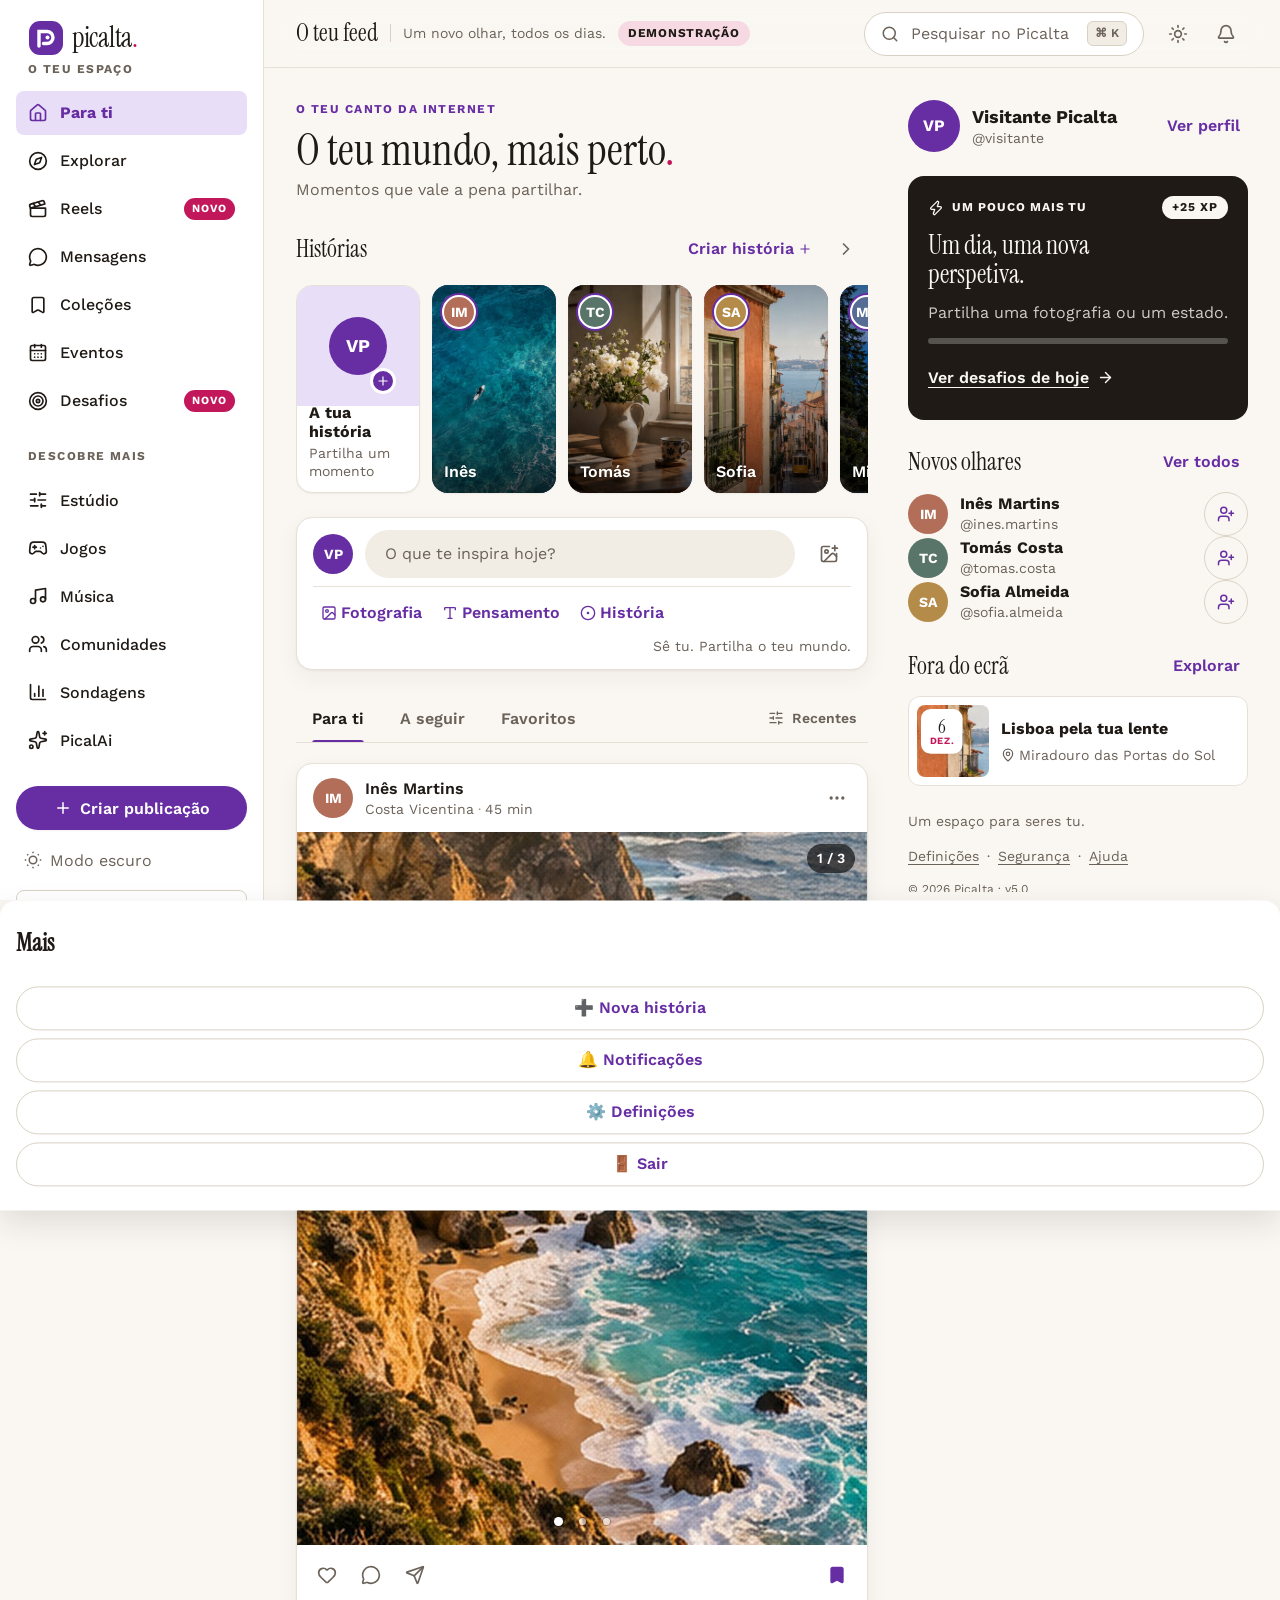
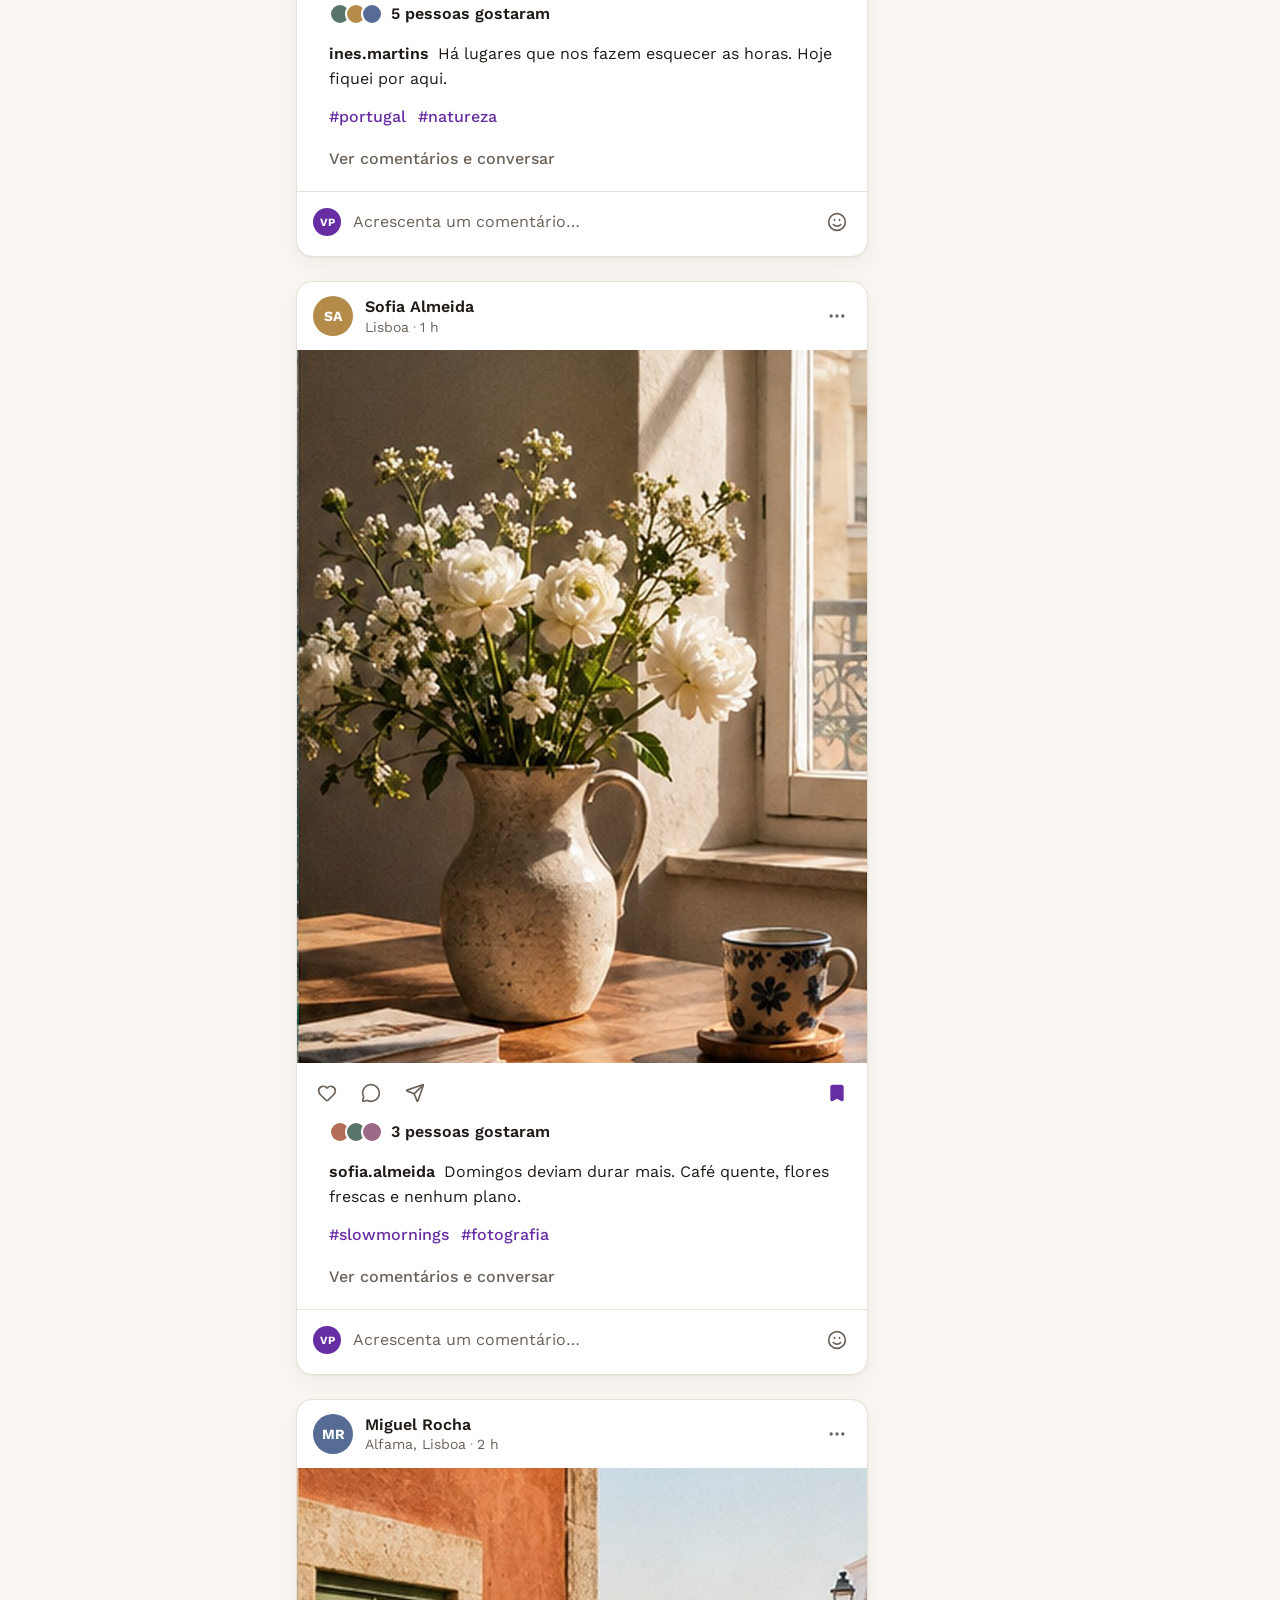
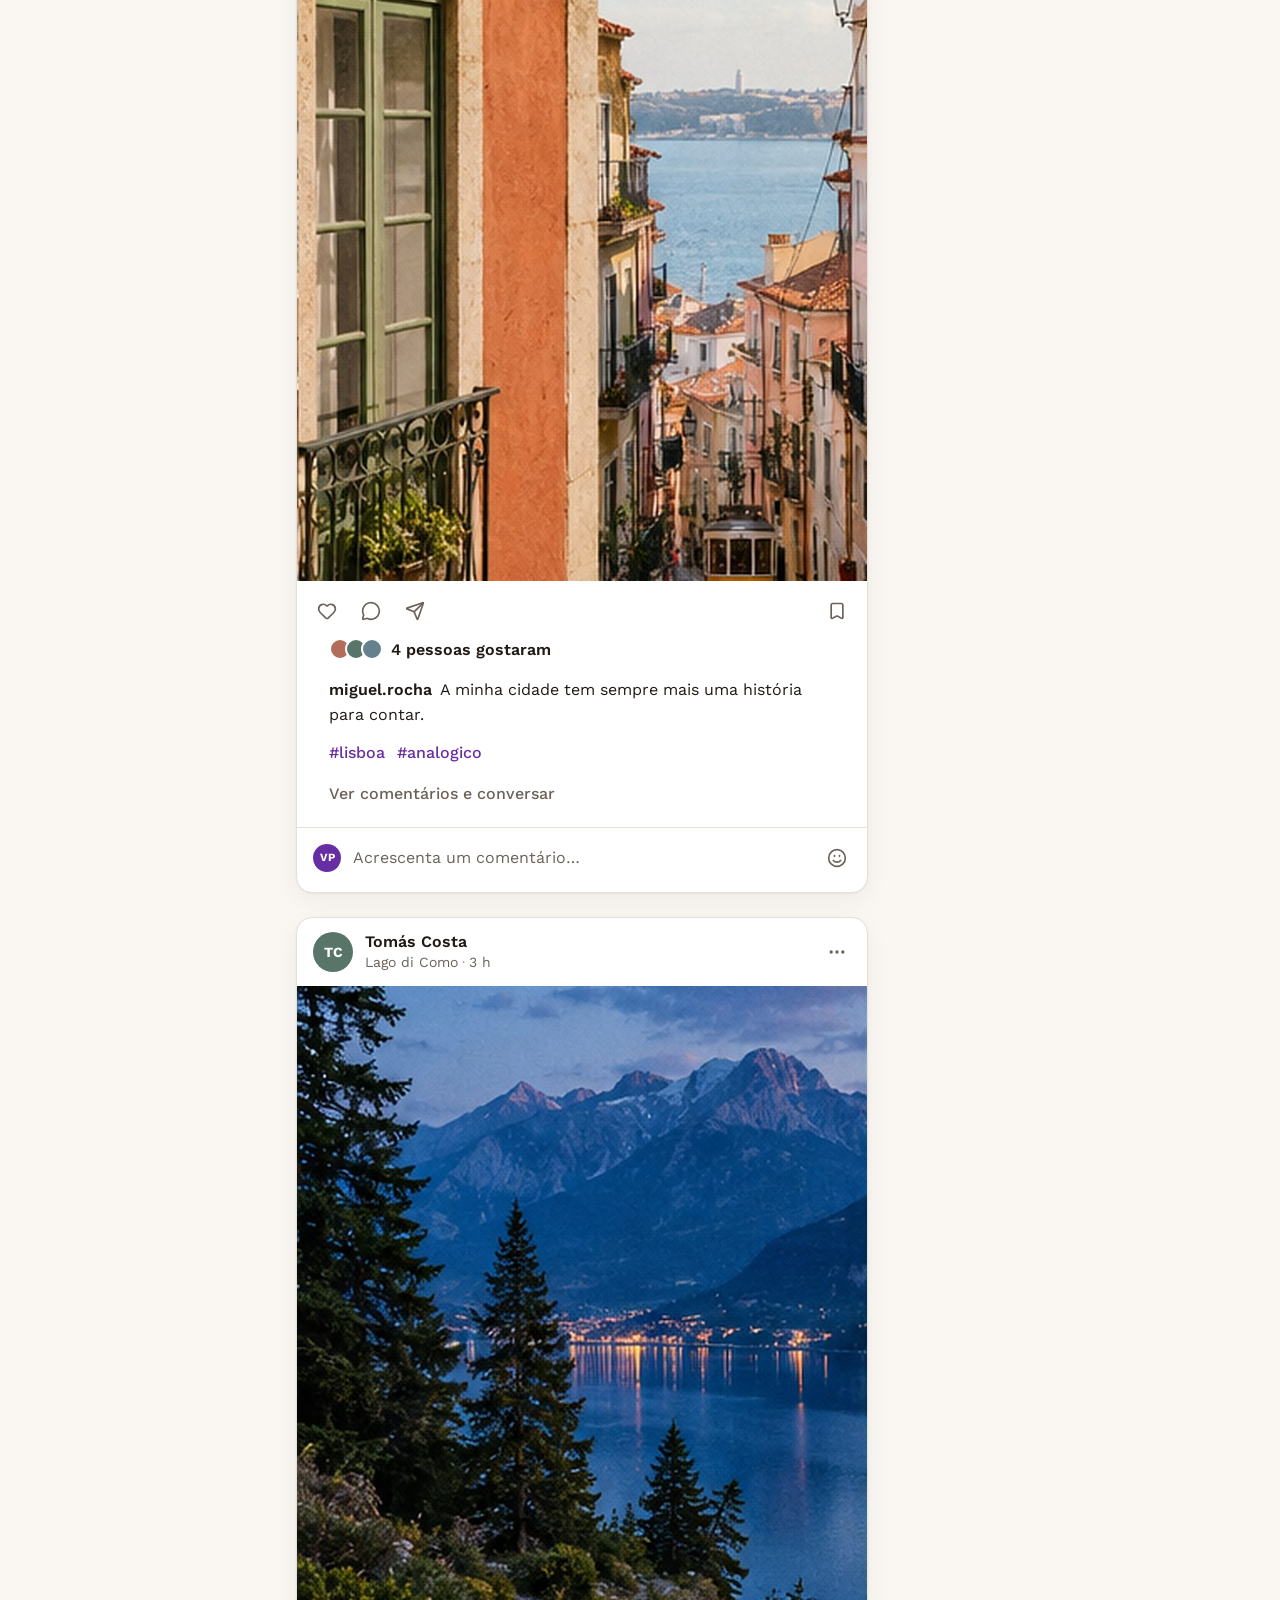
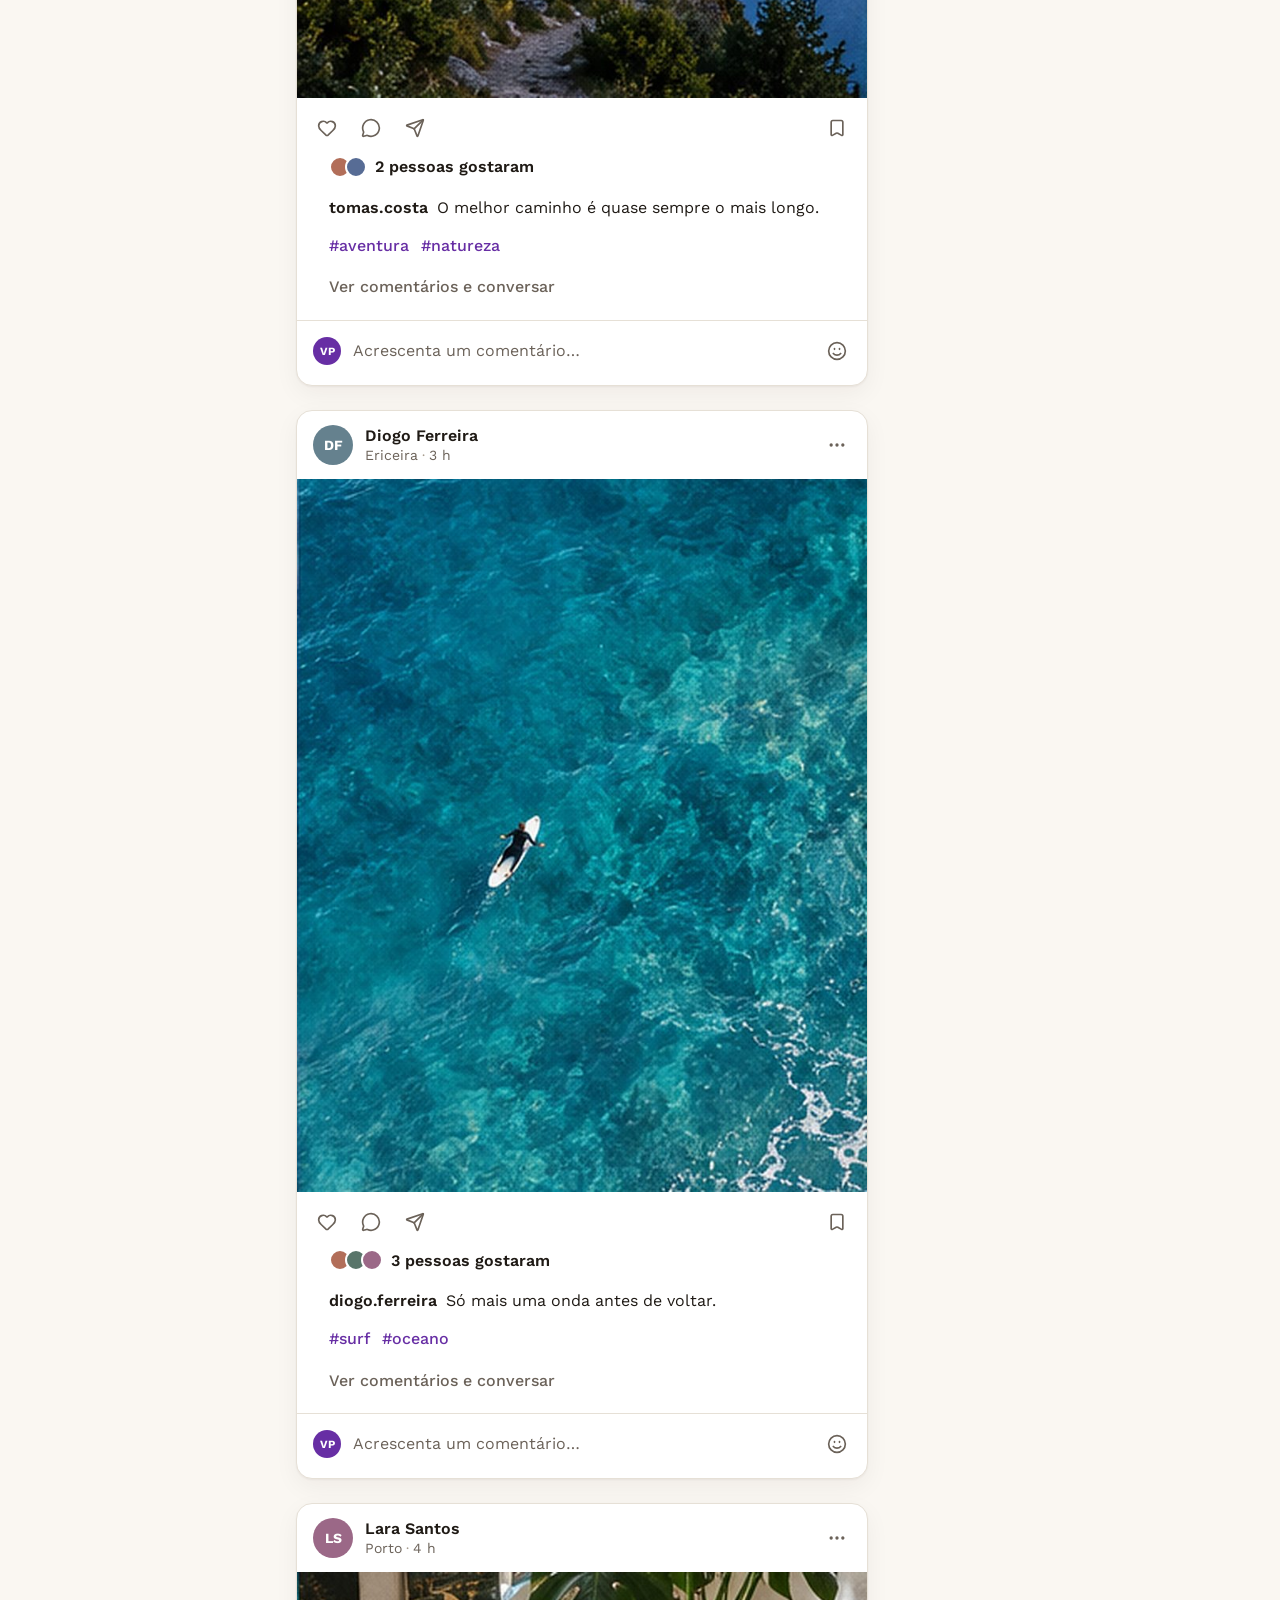
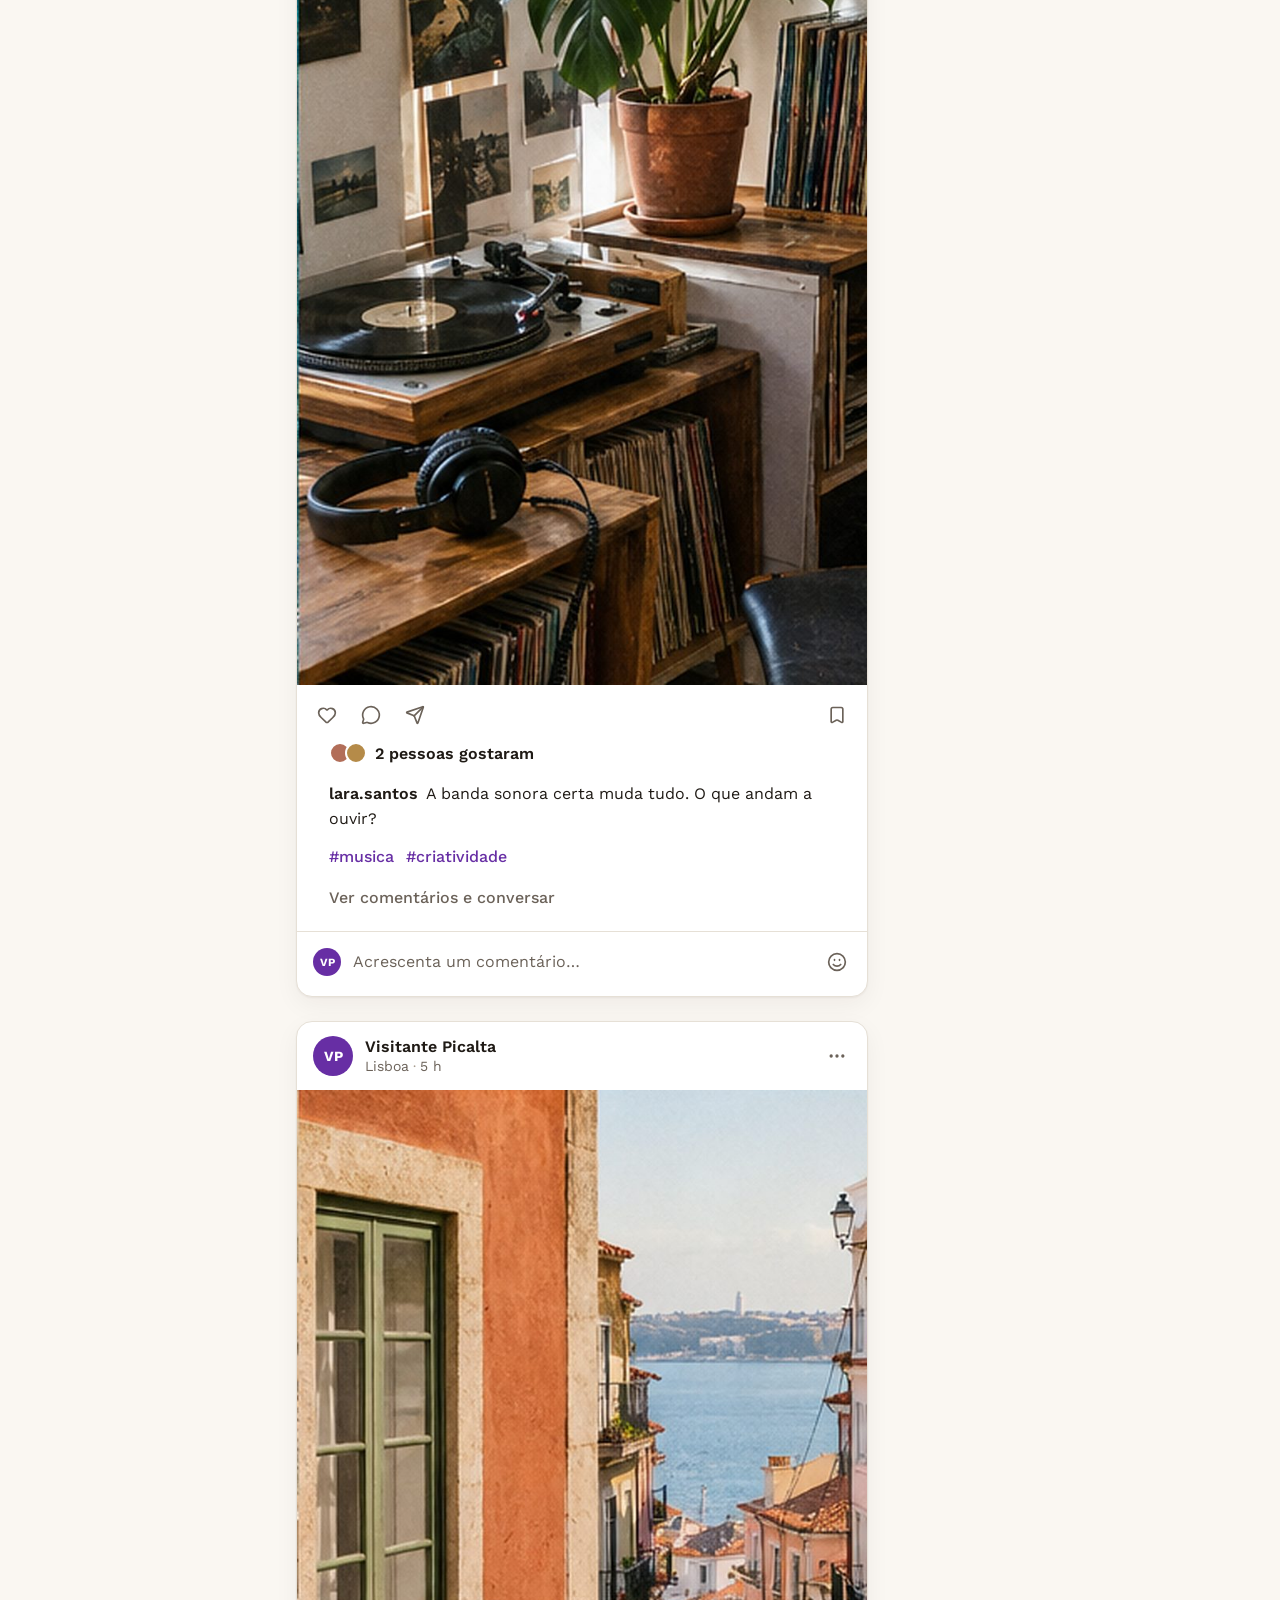
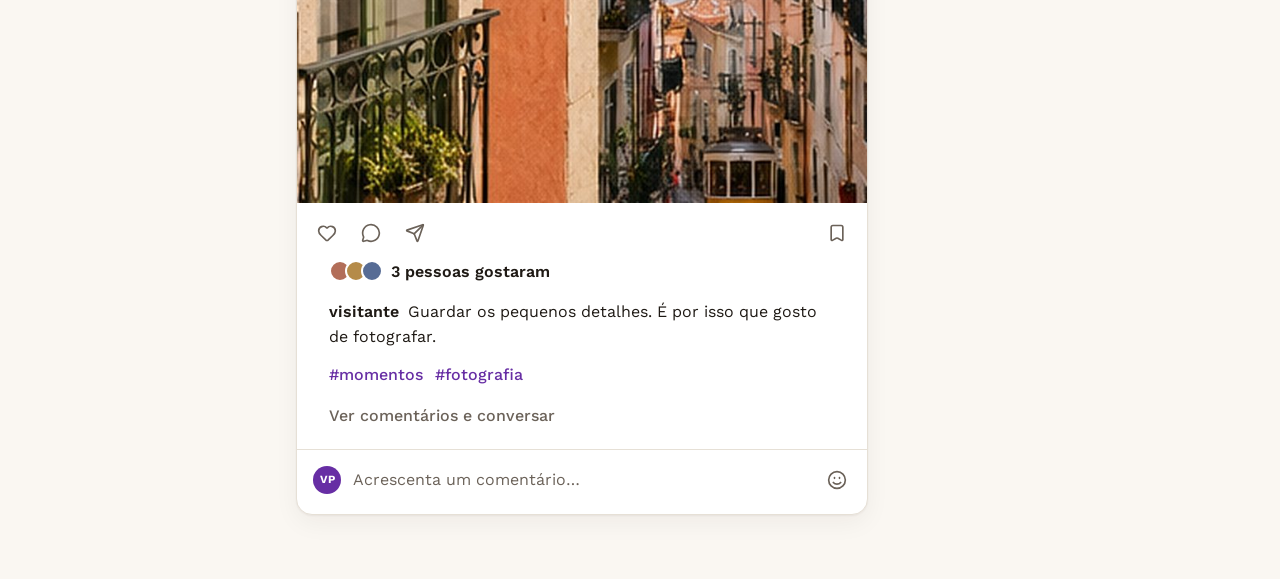
<file: demo.html>
<!DOCTYPE html>
<html lang="pt">
<head>
<meta charset="UTF-8" />
<meta name="viewport" content="width=device-width, initial-scale=1.0" />
<title>Picalta — o teu mundo, mais perto</title>
<meta name="description" content="Picalta: partilha fotos, segue amigos e conversa em tempo real numa única plataforma." />
<link rel="icon" href="[data-uri]" />
<link rel="preconnect" href="https://fonts.googleapis.com" />
<link rel="preconnect" href="https://fonts.gstatic.com" crossorigin />
<link href="https://fonts.googleapis.com/css2?family=Instrument+Serif:ital@0;1&family=Work+Sans:wght@300..700&display=swap" rel="stylesheet" />
<link rel="stylesheet" href="loading.css" />
<style>
/* ===== Design tokens (Picalta) ===== */
:root,
[data-theme='light'] {
  --text-xs: clamp(0.75rem, 0.7rem + 0.25vw, 0.875rem);
  --text-sm: clamp(0.875rem, 0.8rem + 0.35vw, 1rem);
  --text-base: clamp(1rem, 0.95rem + 0.25vw, 1.125rem);
  --text-lg: clamp(1.125rem, 1rem + 0.75vw, 1.5rem);
  --text-xl: clamp(1.5rem, 1.2rem + 1.25vw, 2.25rem);
  --space-1: 0.25rem; --space-2: 0.5rem; --space-3: 0.75rem;
  --space-4: 1rem; --space-5: 1.25rem; --space-6: 1.5rem;
  --space-8: 2rem; --space-10: 2.5rem; --space-12: 3rem;
  --space-16: 4rem; --space-20: 5rem;

  --color-bg: #faf7f2;
  --color-surface: #ffffff;
  --color-surface-offset: #f1ece4;
  --color-divider: #e6e0d6;
  --color-border: #d9d2c4;
  --color-text: #1f1a15;
  --color-text-muted: #6b6259;
  --color-text-faint: #a79c8e;
  --color-primary: #672ea4;
  --color-primary-hover: #53247f;
  --color-primary-highlight: #e9def8;
  --color-accent: #c2185b;
  --color-accent-highlight: #f7d9e4;
  --color-like: #e91e63;

  --radius-sm: 0.375rem;
  --radius-md: 0.5rem;
  --radius-lg: 0.75rem;
  --radius-xl: 1rem;
  --radius-full: 9999px;

  --shadow-sm: 0 1px 2px rgba(31, 26, 21, 0.06);
  --shadow-md: 0 4px 12px rgba(31, 26, 21, 0.08);
  --shadow-lg: 0 12px 32px rgba(31, 26, 21, 0.12);
  --transition-interactive: 180ms cubic-bezier(0.16, 1, 0.3, 1);

  --font-display: 'Instrument Serif', Georgia, serif;
  --font-body: 'Work Sans', 'Helvetica Neue', sans-serif;

  --content-feed: 640px;
  --content-app: 1080px;
}
[data-theme='dark'] {
  --color-bg: #16120e;
  --color-surface: #1e1915;
  --color-surface-offset: #2a241e;
  --color-divider: #2e2822;
  --color-border: #443c33;
  --color-text: #e8e2d8;
  --color-text-muted: #9a9184;
  --color-text-faint: #6b6155;
  --color-primary: #a97ce8;
  --color-primary-hover: #8a5bd0;
  --color-primary-highlight: #3a2c50;
  --color-accent: #e86a9a;
  --color-accent-highlight: #4a2c36;
  --color-like: #ff5c8a;
  --shadow-sm: 0 1px 2px rgba(0, 0, 0, 0.3);
  --shadow-md: 0 4px 12px rgba(0, 0, 0, 0.4);
  --shadow-lg: 0 12px 32px rgba(0, 0, 0, 0.5);
}
*, *::before, *::after { box-sizing: border-box; margin: 0; padding: 0; }
html { -webkit-font-smoothing: antialiased; text-rendering: optimizeLegibility; scroll-behavior: smooth; }
body {
  min-height: 100dvh;
  line-height: 1.6;
  font-family: var(--font-body);
  font-size: var(--text-base);
  color: var(--color-text);
  background-color: var(--color-bg);
}
img, svg, video { display: block; max-width: 100%; height: auto; }
input, button, textarea, select { font: inherit; color: inherit; }
h1, h2, h3 { text-wrap: balance; line-height: 1.15; }
p, li, figcaption { text-wrap: pretty; max-width: 72ch; }
::selection { background: color-mix(in oklab, var(--color-primary) 25%, transparent); }
:focus-visible { outline: 2px solid var(--color-primary); outline-offset: 3px; border-radius: var(--radius-sm); }
button { cursor: pointer; background: none; border: none; }
a, button, [role='button'], input, textarea, select {
  transition: color var(--transition-interactive), background var(--transition-interactive),
    border-color var(--transition-interactive), box-shadow var(--transition-interactive);
}
.sr-only { position: absolute; width: 1px; height: 1px; overflow: hidden; clip: rect(0 0 0 0); white-space: nowrap; }
@media (prefers-reduced-motion: reduce) {
  *, *::before, *::after { animation-duration: 0.01ms !important; transition-duration: 0.01ms !important; }
}

/* ===== Logotipo ===== */
.logo { display: inline-flex; align-items: center; gap: var(--space-2); color: var(--color-text); text-decoration: none; }
.logo svg { flex: none; }
.logo-text { font-family: var(--font-display); font-size: var(--text-lg); letter-spacing: 0.01em; }
.logo-text em { font-style: italic; color: var(--color-primary); }

/* ===== Estrutura da app ===== */
.app { display: grid; grid-template-columns: 1fr; min-height: 100dvh; }
@media (min-width: 900px) { .app { grid-template-columns: 240px 1fr; } }
.sidebar {
  position: sticky; top: 0; height: 100dvh;
  display: none; flex-direction: column;
  padding: var(--space-6);
  border-right: 1px solid var(--color-divider);
  background: var(--color-surface);
  z-index: 20;
  overflow-y: auto; /* permite ver todas as ações (incluindo Sair) em ecrãs baixos */
}
@media (min-width: 900px) { .sidebar { display: flex; } }
.sidebar .logo { margin-bottom: var(--space-8); }
.nav { display: flex; flex-direction: column; gap: var(--space-1); }
.nav a {
  display: flex; align-items: center; gap: var(--space-3);
  padding: var(--space-3) var(--space-4);
  border-radius: var(--radius-md);
  color: var(--color-text); text-decoration: none; font-size: var(--text-sm); font-weight: 500;
}
.nav a:hover { background: var(--color-surface-offset); }
.nav a.active { background: var(--color-primary-highlight); color: var(--color-primary-hover); font-weight: 700; }
.sidebar-footer { margin-top: auto; display: flex; flex-direction: column; gap: var(--space-3); padding-top: var(--space-6); }
.theme-toggle { display: flex; align-items: center; gap: var(--space-2); padding: var(--space-2); border-radius: var(--radius-md); color: var(--color-text-muted); font-size: var(--text-sm); }
.theme-toggle:hover { background: var(--color-surface-offset); }

/* barra inferior no telemóvel */
.tabbar {
  position: fixed; bottom: 0; left: 0; right: 0; z-index: 30;
  display: flex; justify-content: space-around;
  background: var(--color-surface);
  border-top: 1px solid var(--color-divider);
  padding: var(--space-2) var(--space-4) calc(var(--space-2) + env(safe-area-inset-bottom, 0px));
}
.tabbar button {
  display: flex; flex-direction: column; align-items: center; gap: 2px;
  color: var(--color-text-muted); font-size: var(--text-xs); padding: var(--space-1) var(--space-1);
  border-radius: var(--radius-md);
  flex: 0 0 auto;
}
.tabbar { overflow-x: auto; justify-content: space-between; gap: 0; padding-left: var(--space-2); padding-right: var(--space-2); }
.tabbar button { min-width: 48px; flex: 1 1 0; padding: var(--space-1) 2px; }
.tabbar::-webkit-scrollbar { display: none; }
.tabbar button.active { color: var(--color-primary); font-weight: 700; }
@media (min-width: 900px) { .tabbar { display: none; } }

/* ===== Viewport ===== */
.viewport { max-width: var(--content-app); margin: 0 auto; padding: var(--space-6) var(--space-4) calc(var(--space-16) + env(safe-area-inset-bottom, 0px)); }
@media (min-width: 900px) { .viewport { padding: var(--space-8) var(--space-8); } }
/* espaço extra no mobile para garantir que o conteúdo não fica escondido atrás da tabbar */
@media (max-width: 899px) {
  .viewport { padding-bottom: calc(var(--space-20) + env(safe-area-inset-bottom, 0px)); }
}
.view { display: none; }
.view.active { display: block; }

.page-head { display: flex; align-items: center; justify-content: space-between; gap: var(--space-4); margin-bottom: var(--space-6); }
.page-head.mobile-only { display: flex; }
@media (min-width: 900px) { .page-head.mobile-only { display: none; } }
.page-title { font-family: var(--font-display); font-size: var(--text-xl); }
.page-head .actions { display: flex; gap: var(--space-2); align-items: center; }

/* ===== Botões ===== */
.btn {
  display: inline-flex; align-items: center; gap: var(--space-2);
  padding: var(--space-2) var(--space-4);
  border-radius: var(--radius-full);
  background: var(--color-primary); color: #fff;
  font-size: var(--text-sm); font-weight: 600; text-decoration: none;
  box-shadow: var(--shadow-sm);
}
.btn:hover { background: var(--color-primary-hover); }
.btn.ghost { background: transparent; color: var(--color-primary); box-shadow: none; }
.btn.ghost:hover { background: var(--color-primary-highlight); }
.btn.danger { background: var(--color-accent); }
.btn.danger:hover { background: var(--color-accent-highlight); color: var(--color-text); }
.btn.small { padding: var(--space-1) var(--space-3); font-size: var(--text-xs); }
.icon-btn {
  display: inline-flex; align-items: center; justify-content: center;
  width: 40px; height: 40px; border-radius: var(--radius-full);
  color: var(--color-text-muted);
}
.icon-btn:hover { background: var(--color-surface-offset); color: var(--color-text); }

/* ===== Barra "Pessoas" (stories) ===== */
.people-bar { display: flex; gap: var(--space-4); overflow-x: auto; padding-bottom: var(--space-4); scrollbar-width: none; }
.people-bar::-webkit-scrollbar { display: none; }
.person-chip {
  display: flex; flex-direction: column; align-items: center; gap: var(--space-2);
  flex: none; width: 84px; text-align: center; background: none;
}
.person-ring {
  width: 64px; height: 64px; border-radius: var(--radius-full);
  display: grid; place-items: center;
  background: conic-gradient(var(--color-primary), var(--color-accent), var(--color-primary));
  padding: 2.5px;
}
.person-chip.me .person-ring { background: conic-gradient(var(--color-divider), var(--color-divider)); }
.person-ring .inner {
  width: 100%; height: 100%; border-radius: var(--radius-full);
  background: var(--color-surface); display: grid; place-items: center;
  padding: 3px;
}
.person-ring .inner img, .person-ring .inner .avatar-fallback {
  width: 100%; height: 100%; border-radius: var(--radius-full); object-fit: cover;
}
.person-name { font-size: var(--text-xs); color: var(--color-text-muted); max-width: 84px; overflow: hidden; text-overflow: ellipsis; }
.person-chip.has-story .person-ring { background: conic-gradient(var(--color-accent), var(--color-primary), var(--color-accent)); }

/* ===== Cartão de publicação ===== */
.feed { display: flex; flex-direction: column; gap: var(--space-8); max-width: var(--content-feed); margin: 0 auto; }
.post {
  background: var(--color-surface);
  border: 1px solid var(--color-divider);
  border-radius: var(--radius-xl);
  overflow: hidden;
  box-shadow: var(--shadow-sm);
}
.post-head { display: flex; align-items: center; gap: var(--space-3); padding: var(--space-4); }
.avatar, .avatar-fallback {
  width: 40px; height: 40px; border-radius: var(--radius-full); flex: none;
  object-fit: cover; display: grid; place-items: center;
  color: #fff; font-weight: 700; font-size: var(--text-sm);
  background: var(--color-primary);
}
.post-user { display: flex; flex-direction: column; line-height: 1.25; }
.post-user a { color: var(--color-text); text-decoration: none; font-weight: 700; font-size: var(--text-sm); }
.post-user a:hover { color: var(--color-primary); }
.post-user span { font-size: var(--text-xs); color: var(--color-text-faint); }
.post-image { width: 100%; aspect-ratio: 4/5; object-fit: cover; background: var(--color-surface-offset); }
.post-actions { display: flex; gap: var(--space-1); padding: var(--space-3) var(--space-4) 0; align-items: center; }
.like-btn { color: var(--color-text-muted); }
.like-btn.liked { color: var(--color-like); }
.like-btn.liked svg { fill: currentColor; }
.likes-count { font-size: var(--text-sm); font-weight: 700; margin-left: var(--space-2); }
.post-meta { padding: var(--space-2) var(--space-4) var(--space-4); display: flex; flex-direction: column; gap: var(--space-2); }
.post-caption { font-size: var(--text-sm); }
.post-caption b { font-weight: 700; }
.comments-list { display: flex; flex-direction: column; gap: var(--space-1); padding: 0 var(--space-4); }
.comment { font-size: var(--text-sm); }
.comment b { font-weight: 700; }
.comment-form { display: flex; gap: var(--space-2); padding: var(--space-3) var(--space-4) var(--space-4); }
.comment-form input {
  flex: 1; padding: var(--space-2) var(--space-4);
  border: 1px solid var(--color-border); border-radius: var(--radius-full);
  background: var(--color-surface-offset); font-size: var(--text-sm);
}
.comment-form input:focus { outline: 2px solid var(--color-primary); outline-offset: 0; }
.comment-form button { padding: var(--space-2) var(--space-4); border-radius: var(--radius-full); background: var(--color-primary); color: #fff; font-size: var(--text-sm); font-weight: 600; }
.delete-post { color: var(--color-text-faint); }
.delete-post:hover { color: var(--color-accent); }

/* ===== Nova publicação (modal) ===== */
.modal-backdrop {
  position: fixed; inset: 0; z-index: 100;
  background: rgba(15, 12, 9, 0.6);
  display: grid; place-items: center; padding: var(--space-4);
  backdrop-filter: blur(4px);
}
.modal {
  background: var(--color-surface);
  border-radius: var(--radius-xl);
  width: min(480px, 100%);
  max-height: 90dvh; overflow-y: auto;
  box-shadow: var(--shadow-lg);
  padding: var(--space-6);
  display: flex; flex-direction: column; gap: var(--space-4);
}
.modal h2 { font-family: var(--font-display); font-size: var(--text-lg); }
.field { display: flex; flex-direction: column; gap: var(--space-2); }
.field label { font-size: var(--text-sm); font-weight: 600; }
.field input[type='text'], .field input[type='email'], .field input[type='password'], .field textarea {
  padding: var(--space-2) var(--space-3);
  border: 1px solid var(--color-border); border-radius: var(--radius-md);
  background: var(--color-surface-offset); font-size: var(--text-sm);
}
.field textarea { resize: vertical; min-height: 80px; }
.file-drop {
  border: 2px dashed var(--color-border);
  border-radius: var(--radius-lg);
  padding: var(--space-8); text-align: center; font-size: var(--text-sm); color: var(--color-text-muted);
  cursor: pointer;
}
.file-drop:hover { border-color: var(--color-primary); color: var(--color-primary); }
.file-drop img { margin: 0 auto var(--space-3); max-height: 240px; border-radius: var(--radius-md); }
.modal-actions { display: flex; justify-content: flex-end; gap: var(--space-2); }

/* ===== Conversas ===== */
.chat-layout { display: grid; grid-template-columns: 1fr; gap: var(--space-4); }
@media (min-width: 900px) { .chat-layout { grid-template-columns: 320px 1fr; } }
@media (max-width: 899px) {
  .chat-layout.has-open-chat .chat-list { display: none; }
  .chat-layout.has-open-chat .chat-window { height: calc(100dvh - 180px); }
}
.chat-list { display: flex; flex-direction: column; gap: var(--space-2); }
.chat-card {
  display: flex; align-items: center; gap: var(--space-3);
  padding: var(--space-3) var(--space-4);
  background: var(--color-surface); border: 1px solid var(--color-divider);
  border-radius: var(--radius-lg); text-align: left; width: 100%;
}
.chat-card:hover, .chat-card.active { border-color: var(--color-primary); background: var(--color-primary-highlight); }
.chat-card .meta { flex: 1; min-width: 0; display: flex; flex-direction: column; }
.chat-card .meta b { font-size: var(--text-sm); }
.chat-card .meta span { font-size: var(--text-xs); color: var(--color-text-muted); overflow: hidden; text-overflow: ellipsis; white-space: nowrap; }
.chat-window { display: none; flex-direction: column; height: 70dvh; background: var(--color-surface); border: 1px solid var(--color-divider); border-radius: var(--radius-xl); overflow: hidden; }
.chat-window.active { display: flex; }
.chat-head { display: flex; align-items: center; gap: var(--space-3); padding: var(--space-3) var(--space-4); border-bottom: 1px solid var(--color-divider); }
.chat-head .avatar, .chat-head .avatar-fallback { width: 32px; height: 32px; font-size: var(--text-xs); }
.chat-head b { font-size: var(--text-sm); }
.chat-messages { flex: 1; overflow-y: auto; padding: var(--space-4); display: flex; flex-direction: column; gap: var(--space-2); }
.bubble {
  max-width: 75%; padding: var(--space-2) var(--space-4);
  border-radius: var(--radius-lg); font-size: var(--text-sm); line-height: 1.45;
  word-wrap: break-word;
}
.bubble.mine { align-self: flex-end; background: var(--color-primary); color: #fff; border-bottom-right-radius: var(--radius-sm); }
.bubble.theirs { align-self: flex-start; background: var(--color-surface-offset); border-bottom-left-radius: var(--radius-sm); }
.bubble .time { display: block; font-size: 10px; opacity: 0.7; margin-top: 2px; }
.typing-indicator { font-size: var(--text-xs); color: var(--color-text-faint); padding: 0 var(--space-4); height: 20px; }
.chat-input { display: flex; gap: var(--space-2); padding: var(--space-3) var(--space-4); border-top: 1px solid var(--color-divider); }
.chat-input input {
  flex: 1; padding: var(--space-2) var(--space-4);
  border: 1px solid var(--color-border); border-radius: var(--radius-full);
  background: var(--color-surface-offset); font-size: var(--text-sm);
}
.chat-input input:focus { outline: 2px solid var(--color-primary); outline-offset: 0; }
.chat-input button { padding: var(--space-2) var(--space-4); border-radius: var(--radius-full); background: var(--color-primary); color: #fff; font-size: var(--text-sm); font-weight: 600; }

/* ===== Perfil ===== */
.profile-head { display: flex; align-items: center; gap: var(--space-6); margin-bottom: var(--space-6); }
.profile-head .avatar, .profile-head .avatar-fallback { width: 80px; height: 80px; font-size: var(--text-lg); }
.profile-stats { display: flex; gap: var(--space-6); }
.profile-stats div { text-align: center; }
.profile-stats b { display: block; font-size: var(--text-lg); }
.profile-stats span { font-size: var(--text-xs); color: var(--color-text-muted); }
.profile-grid { display: grid; grid-template-columns: repeat(3, 1fr); gap: var(--space-2); }
.profile-grid img { aspect-ratio: 1; object-fit: cover; border-radius: var(--radius-md); width: 100%; }
.profile-grid button { padding: 0; border-radius: var(--radius-md); overflow: hidden; }
.profile-grid button:hover img { opacity: 0.85; }

/* ===== Pesquisa ===== */
.search-bar { display: flex; gap: var(--space-2); margin-bottom: var(--space-6); }
.search-bar input {
  flex: 1; padding: var(--space-2) var(--space-4);
  border: 1px solid var(--color-border); border-radius: var(--radius-full);
  background: var(--color-surface-offset); font-size: var(--text-sm);
}
.search-bar input:focus { outline: 2px solid var(--color-primary); outline-offset: 0; }
.search-results { display: flex; flex-direction: column; gap: var(--space-2); }
.search-result {
  display: flex; align-items: center; gap: var(--space-3);
  padding: var(--space-3) var(--space-4);
  background: var(--color-surface); border: 1px solid var(--color-divider);
  border-radius: var(--radius-lg);
}
.search-result .meta { flex: 1; }
.search-result .meta b { font-size: var(--text-sm); }
.search-result .meta span { display: block; font-size: var(--text-xs); color: var(--color-text-muted); }

.suggestions-list { display: flex; flex-direction: column; gap: var(--space-2); }
.suggestion-card {
  display: flex; align-items: center; gap: var(--space-3);
  padding: var(--space-3) var(--space-4);
  background: var(--color-surface); border: 1px solid var(--color-divider);
  border-radius: var(--radius-lg);
}
.suggestion-card > div { flex: 1; }
.suggestion-card > div b { font-size: var(--text-sm); }
.suggestion-card > div span { display: block; font-size: var(--text-xs); color: var(--color-text-muted); }

/* ===== Login / Signup ===== */
.login-hero {
  min-height: 100dvh; display: grid; place-items: center; padding: var(--space-6);
  background:
    radial-gradient(1200px 600px at 10% -10%, color-mix(in oklab, var(--color-primary) 18%, transparent), transparent),
    radial-gradient(900px 500px at 110% 110%, color-mix(in oklab, var(--color-accent) 16%, transparent), transparent),
    var(--color-bg);
}
.login-card {
  width: min(420px, 100%); background: var(--color-surface);
  border-radius: var(--radius-xl); padding: var(--space-10);
  box-shadow: var(--shadow-lg); display: flex; flex-direction: column; gap: var(--space-4);
}
.login-card .logo { justify-content: center; margin-bottom: var(--space-2); }
.login-card .logo-text { font-size: var(--text-xl); }
.login-tag { text-align: center; color: var(--color-text-muted); font-size: var(--text-sm); }
.login-error { color: var(--color-accent); font-size: var(--text-sm); text-align: center; min-height: 1.2em; }
.login-switch { text-align: center; font-size: var(--text-sm); }
.login-switch button { color: var(--color-primary); font-weight: 600; }

/* estado vazio */
.empty { text-align: center; color: var(--color-text-muted); padding: var(--space-12) 0; }
.empty svg { margin: 0 auto var(--space-4); color: var(--color-text-faint); }

/* notificações (in-app) */
.notifications-panel {
  position: fixed; top: 0; right: 0; bottom: 0; width: min(320px, 90vw);
  background: var(--color-surface); border-left: 1px solid var(--color-divider);
  z-index: 90; padding: var(--space-6); overflow-y: auto;
  transform: translateX(100%); transition: transform 240ms cubic-bezier(0.16, 1, 0.3, 1);
}
.notifications-panel.open { transform: translateX(0); }
.notif-item { padding: var(--space-3) 0; border-bottom: 1px solid var(--color-divider); font-size: var(--text-sm); }
.notif-item b { font-weight: 700; }
.notif-item span { display: block; color: var(--color-text-faint); font-size: var(--text-xs); }

.toast {
  position: fixed; bottom: calc(var(--space-16) + env(safe-area-inset-bottom, 0px));
  left: 50%; transform: translateX(-50%);
  background: var(--color-text); color: var(--color-bg);
  padding: var(--space-2) var(--space-5); border-radius: var(--radius-full);
  font-size: var(--text-sm); z-index: 200; opacity: 0; pointer-events: none;
  transition: opacity 180ms ease;
}
.toast.show { opacity: 1; }

/* botão flutuante (mobile) */
#new-post-btn-mobile {
  position: fixed; right: 16px; bottom: calc(84px + env(safe-area-inset-bottom, 0px));
  width: 56px; height: 56px; border-radius: var(--radius-full);
  background: var(--color-primary); color: #fff; z-index: 40;
  box-shadow: var(--shadow-lg);
  display: none; align-items: center; justify-content: center;
}
@media (max-width: 899px) { #new-post-btn-mobile { display: flex; } }
@media (max-width: 899px) {
  body.chat-open #new-post-btn-mobile { display: none; }
}

/* tabs do feed (Para ti / A seguir) */
.feed-tabs { display: flex; gap: var(--space-2); margin-bottom: var(--space-6); max-width: var(--content-feed); margin-left: auto; margin-right: auto; }
.feed-tabs button {
  padding: var(--space-2) var(--space-4);
  border-radius: var(--radius-full); font-size: var(--text-sm); font-weight: 600;
  color: var(--color-text-muted); background: var(--color-surface-offset);
}
.feed-tabs button.active { background: var(--color-primary); color: #fff; }

/* stories viewer */
.story-viewer {
  position: fixed; inset: 0; z-index: 120; background: rgba(10, 8, 6, 0.95);
  display: grid; place-items: center;
}
.story-viewer img { max-height: 85dvh; max-width: 92vw; border-radius: var(--radius-lg); }
.story-viewer .close { position: absolute; top: var(--space-4); right: var(--space-4); color: #fff; font-size: var(--text-lg); }

/* ===== XP bar ===== */
.xp-bar-row { display: flex; align-items: center; gap: var(--space-3); max-width: var(--content-feed); margin: 0 auto var(--space-4); }
.xp-level { font-weight: 700; font-size: var(--text-sm); color: var(--color-primary); }
.xp-bar-track { flex: 1; height: 8px; background: var(--color-surface-offset); border-radius: var(--radius-full); overflow: hidden; }
.xp-bar { height: 100%; background: linear-gradient(90deg, var(--color-primary), var(--color-accent)); border-radius: var(--radius-full); transition: width 400ms cubic-bezier(0.16,1,0.3,1); }
.xp-text { font-size: var(--text-xs); color: var(--color-text-muted); }

/* ===== Definições ===== */
.settings-card {
  background: var(--color-surface); border: 1px solid var(--color-divider);
  border-radius: var(--radius-xl); padding: var(--space-5); margin-bottom: var(--space-4);
}
.settings-card h3 { font-family: var(--font-display); font-size: var(--text-lg); margin-bottom: var(--space-3); }
.settings-card a { color: var(--color-primary); }

/* ===== Jogos ===== */
.games-grid { display: grid; grid-template-columns: repeat(auto-fill, minmax(150px, 1fr)); gap: var(--space-4); margin-bottom: var(--space-8); }
.game-card {
  display: flex; flex-direction: column; align-items: center; gap: var(--space-2);
  padding: var(--space-6) var(--space-4);
  background: var(--color-surface); border: 1px solid var(--color-divider);
  border-radius: var(--radius-xl); box-shadow: var(--shadow-sm);
  text-align: center;
}
.game-card:hover { border-color: var(--color-primary); transform: translateY(-2px); }
.game-icon { font-size: 40px; }
.game-title { font-size: var(--text-sm); font-weight: 600; }
.game-head { display: flex; align-items: center; justify-content: space-between; gap: var(--space-4); margin-bottom: var(--space-4); flex-wrap: wrap; }
.game-stats { display: flex; gap: var(--space-4); align-items: center; }
.game-stat { font-size: var(--text-sm); color: var(--color-text-muted); }
.game-stat b { color: var(--color-primary); }
.game-canvas-area { display: grid; place-items: center; padding: var(--space-4); background: var(--color-surface-offset); border-radius: var(--radius-lg); }
.game-instructions { font-size: var(--text-sm); color: var(--color-text-muted); margin-top: var(--space-3); }
.game-leaderboard { margin-top: var(--space-4); }
.game-score-row { display: flex; justify-content: space-between; padding: var(--space-2) 0; border-bottom: 1px solid var(--color-divider); font-size: var(--text-sm); }
.game-score-row em.lvl { font-style: normal; color: var(--color-text-faint); font-size: var(--text-xs); }
.memory-grid { display: grid; grid-template-columns: repeat(5, 1fr); gap: var(--space-2); width: 100%; max-width: 420px; }
.memory-card {
  position: relative; aspect-ratio: 1; border-radius: var(--radius-md);
  background: var(--color-surface); border: 2px solid var(--color-border);
  display: grid; place-items: center; font-size: 24px;
}
.memory-card .memory-back { display: none; }
.memory-card.flipped { border-color: var(--color-primary); }
.memory-card.flipped .memory-back { display: block; }
.memory-card.flipped .memory-front { display: none; }
.memory-card.matched { border-color: var(--color-accent); background: var(--color-primary-highlight); }
.snake-canvas, .flappy-canvas { border-radius: var(--radius-md); touch-action: none; }
.grid2048 { display: grid; grid-template-columns: repeat(4, 1fr); gap: var(--space-2); width: min(420px, 100%); }
.tile2048 {
  aspect-ratio: 1; display: grid; place-items: center;
  background: var(--color-surface-offset); border-radius: var(--radius-md);
  font-weight: 700; font-size: var(--text-lg);
}
.tile-2 { background: #eee4da; color: #776e65; }
.tile-4 { background: #ede0c8; color: #776e65; }
.tile-8 { background: #f2b179; color: #fff; }
.tile-16 { background: #f59563; color: #fff; }
.tile-32 { background: #f67c5f; color: #fff; }
.tile-64 { background: #f65e3b; color: #fff; }
.tile-128 { background: #edcf72; color: #fff; }
.tile-256 { background: #edcc61; color: #fff; }
.tile-512 { background: #edc850; color: #fff; }
.tile-1024 { background: #edc53f; color: #fff; }
.tile-2048 { background: #edc22e; color: #fff; }
.ttt-grid { display: grid; grid-template-columns: repeat(3, 1fr); gap: var(--space-2); width: min(300px, 100%); }
.ttt-cell {
  aspect-ratio: 1; display: grid; place-items: center;
  background: var(--color-surface); border: 2px solid var(--color-border);
  border-radius: var(--radius-md); font-size: 40px; font-weight: 700;
}
.ttt-cell.X { color: var(--color-primary); }
.ttt-cell.O { color: var(--color-accent); }
.typing-target { background: var(--color-surface-offset); padding: var(--space-4); border-radius: var(--radius-md); font-size: var(--text-sm); margin-bottom: var(--space-3); }
.typing-input { width: 100%; padding: var(--space-3); border: 1px solid var(--color-border); border-radius: var(--radius-md); background: var(--color-surface-offset); font-family: var(--font-body); resize: none; }
.typing-timer { font-weight: 700; color: var(--color-primary); margin-top: var(--space-2); }

/* ===== Conquistas ===== */
.achievements-grid { display: grid; grid-template-columns: repeat(auto-fill, minmax(180px, 1fr)); gap: var(--space-3); }
.achievement {
  display: flex; align-items: center; gap: var(--space-3);
  padding: var(--space-3); background: var(--color-surface);
  border: 1px solid var(--color-divider); border-radius: var(--radius-lg);
  opacity: 0.4;
}
.achievement.got { opacity: 1; border-color: var(--color-primary); background: var(--color-primary-highlight); }
.achievement-icon { font-size: 24px; }
.achievement b { display: block; font-size: var(--text-xs); }
.achievement-desc { font-size: var(--text-xs); color: var(--color-text-muted); }

/* ===== Música ===== */
.music-list { display: flex; flex-direction: column; gap: var(--space-4); }
.music-item { background: var(--color-surface); border: 1px solid var(--color-divider); border-radius: var(--radius-lg); padding: var(--space-3); }
.music-item iframe { width: 100%; aspect-ratio: 16/9; border-radius: var(--radius-md); border: 0; }
.music-item .meta { display: flex; align-items: center; gap: var(--space-2); margin-bottom: var(--space-2); font-size: var(--text-sm); }
.snake-controls { display: flex; flex-direction: column; align-items: center; gap: var(--space-2); margin-top: var(--space-3); }
.snake-controls div { display: flex; gap: var(--space-2); }
.snake-ctl { width: 44px; height: 44px; font-size: 20px; background: var(--color-surface-offset); border-radius: var(--radius-md); }
.snake-ctl:hover { background: var(--color-primary-highlight); }

/* ===== Music suggestions grid (grid-wrap) ===== */
.music-suggestions-grid { display: grid; grid-template-columns: repeat(auto-fill, minmax(160px, 1fr)); gap: var(--space-3); }
.music-suggestion-card { padding: var(--space-3); background: var(--color-surface-offset); border-radius: var(--radius-lg); font-size: var(--text-sm); cursor: pointer; }
.music-suggestion-card:hover { background: var(--color-primary-highlight); }

/* ===== Sondagens ===== */
.polls-list { display: flex; flex-direction: column; gap: var(--space-4); }
.poll-card { background: var(--color-surface); border: 1px solid var(--color-divider); border-radius: var(--radius-xl); padding: var(--space-5); }
.poll-card .poll-question { font-weight: 700; margin-bottom: var(--space-3); }
.poll-option {
  display: flex; justify-content: space-between; align-items: center;
  padding: var(--space-2) var(--space-3); margin-bottom: var(--space-2);
  background: var(--color-surface-offset); border-radius: var(--radius-md);
  cursor: pointer; font-size: var(--text-sm);
}
.poll-option:hover { background: var(--color-primary-highlight); }
.poll-option .bar { height: 6px; background: var(--color-primary); border-radius: var(--radius-full); flex: 1; margin: 0 var(--space-3); }

/* ===== Mood picker ===== */
.mood-picker { display: flex; gap: var(--space-2); flex-wrap: wrap; }
.mood-btn {
  width: 44px; height: 44px; display: grid; place-items: center;
  background: var(--color-surface-offset); border-radius: var(--radius-full);
  font-size: 22px;
}
.mood-btn.active { background: var(--color-primary-highlight); border: 2px solid var(--color-primary); }
.mood-badge { font-size: 20px; }

/* ===== Posts de texto ===== */
.post-text-content {
  padding: var(--space-6) var(--space-4);
  font-size: var(--text-base);
  line-height: 1.5;
  word-wrap: break-word;
}
.post-hashtags { display: flex; gap: var(--space-2); flex-wrap: wrap; font-size: var(--text-sm); }
.post-hashtags a { color: var(--color-primary); text-decoration: none; }
.post-hashtags a:hover { text-decoration: underline; }
.fav-btn.liked { color: var(--color-primary); }
</style>
<link rel="stylesheet" href="v5.css" />
<link rel="stylesheet" href="reels.css" />
</head>
<body>
<a class="skip-link" href="#main-content">Saltar para o conteúdo</a>

<!-- Ecrã de entrada -->
<section id="login-view" class="login-hero">
  <div class="login-card">
    <a class="logo" href="#" onclick="return false;">
      <svg width="36" height="36" viewBox="0 0 32 32" aria-hidden="true">
        <rect width="32" height="32" rx="8" fill="var(--color-primary)"/>
        <circle cx="16" cy="13" r="6" fill="#fff"/>
        <path d="M7 24c1.5-5 5-8 9-8s7.5 3 9 8" stroke="#fff" stroke-width="2.5" fill="none"/>
      </svg>
      <span class="logo-text">Pic<em>alta</em></span>
    </a>
    <p class="login-tag">O teu mundo, mais perto.<br>Partilha o que te inspira.</p>

    <div id="auth-tabs" style="display:flex;gap:var(--space-2);margin-bottom:var(--space-4)">
      <button class="btn" style="flex:1;justify-content:center" id="tab-login">Entrar</button>
      <button class="btn ghost" style="flex:1;justify-content:center" id="tab-signup">Criar conta</button>
    </div>

    <form id="auth-form">
      <div class="field" id="field-name" style="display:none">
        <label for="auth-name">Nome</label>
        <input type="text" id="auth-name" placeholder="O teu nome" autocomplete="name" />
      </div>
      <div class="field">
        <label for="auth-email">Email</label>
        <input type="email" id="auth-email" placeholder="teu@email.com" autocomplete="email" required />
      </div>
      <div class="field">
        <label for="auth-password">Palavra-passe</label>
        <input type="password" id="auth-password" placeholder="Mínimo 6 caracteres" autocomplete="current-password" required />
      </div>
      <p class="login-error" id="auth-error"></p>
      <button class="btn" type="submit" id="auth-submit" style="justify-content:center;width:100%">Entrar</button>
      <button class="btn ghost google-btn" type="button" id="google-login-btn" style="justify-content:center;width:100%;margin-top:var(--space-2);border:1px solid var(--color-border)">
        <svg width="18" height="18" viewBox="0 0 24 24" aria-hidden="true"><path fill="#4285F4" d="M23.49 12.27c0-.79-.07-1.54-.19-2.27H12v4.51h6.47a5.54 5.54 0 0 1-2.4 3.63v3h3.86c2.26-2.09 3.56-5.17 3.56-8.87z"/><path fill="#34A853" d="M12 24c3.24 0 5.95-1.08 7.93-2.91l-3.86-3c-1.08.72-2.45 1.16-4.07 1.16-3.13 0-5.78-2.11-6.73-4.96H1.29v3.09A11.99 11.99 0 0 0 12 24z"/><path fill="#FBBC05" d="M5.27 14.29A7.2 7.2 0 0 1 4.89 12c0-.79.14-1.56.38-2.29V6.62H1.29A11.97 11.97 0 0 0 0 12c0 1.94.47 3.77 1.29 5.38l3.98-3.09z"/><path fill="#EA4335" d="M12 4.75c1.77 0 3.35.61 4.6 1.8l3.42-3.42A11.96 11.96 0 0 0 12 0 11.99 11.99 0 0 0 1.29 6.62l3.98 3.09C6.22 6.86 8.87 4.75 12 4.75z"/></svg>
        Entrar com Google
      </button>
      <button class="btn ghost" type="button" id="forgot-password-btn" style="width:100%;justify-content:center;font-size:var(--text-xs)">Esqueceste-te da palavra-passe?</button>
    </form>
    <button class="btn ghost demo-entry" type="button" onclick="location.href='demo.html'">Explorar demonstração <span aria-hidden="true">→</span></button>
    <p class="demo-note">Experimenta com dados fictícios, sem criar conta.</p>
    <p class="login-note" id="firebase-status" style="font-size:var(--text-xs);color:var(--color-text-faint);text-align:center;margin-top:var(--space-2)"></p>
  </div>
</section>

<!-- Aplicação -->
<div class="app" id="app-view" style="display:none">
  <aside class="sidebar">
    <a class="logo" href="#" data-nav="feed">
      <svg width="28" height="28" viewBox="0 0 32 32" aria-hidden="true">
        <rect width="32" height="32" rx="8" fill="var(--color-primary)"/>
        <circle cx="16" cy="13" r="6" fill="#fff"/>
        <path d="M7 24c1.5-5 5-8 9-8s7.5 3 9 8" stroke="#fff" stroke-width="2.5" fill="none"/>
      </svg>
      <span class="logo-text">Pic<em>alta</em></span>
    </a>
    <nav class="nav" aria-label="principal">
      <a href="#" data-nav="feed" class="active">
        <svg width="20" height="20" viewBox="0 0 24 24" fill="none" stroke="currentColor" stroke-width="2"><path d="M3 10.5 12 3l9 7.5V21a1 1 0 0 1-1 1h-5v-7h-6v7H4a1 1 0 0 1-1-1z"/></svg>
        Feed
      </a>
      <a href="#" data-nav="search">
        <svg width="20" height="20" viewBox="0 0 24 24" fill="none" stroke="currentColor" stroke-width="2"><circle cx="11" cy="11" r="7"/><path d="m21 21-4.35-4.35"/></svg>
        Pesquisar
      </a>
      <a href="#" data-nav="explore">
        <svg width="20" height="20" viewBox="0 0 24 24" fill="none" stroke="currentColor" stroke-width="2"><circle cx="12" cy="12" r="9"/><path d="M12 3v18M3 12h18"/></svg>
        Explorar
      </a>
      <a href="#" data-nav="chats">
        <svg width="20" height="20" viewBox="0 0 24 24" fill="none" stroke="currentColor" stroke-width="2"><path d="M21 11.5a8.5 8.5 0 0 1-8.5 8.5c-1.6 0-3.1-.4-4.4-1.2L3 21l1.2-5.1A8.5 8.5 0 1 1 21 11.5z"/></svg>
        Conversas
      </a>
      <a href="#" data-nav="games">
        <svg width="20" height="20" viewBox="0 0 24 24" fill="none" stroke="currentColor" stroke-width="2"><rect x="2" y="7" width="20" height="12" rx="4"/><path d="M7 11v4M5 13h4"/><circle cx="16.5" cy="12" r=".8"/><circle cx="18.5" cy="14" r=".8"/></svg>
        Jogos
      </a>
      <a href="#" data-nav="music">
        <svg width="20" height="20" viewBox="0 0 24 24" fill="none" stroke="currentColor" stroke-width="2"><path d="M9 18V5l12-2v13"/><circle cx="6" cy="18" r="3"/><circle cx="18" cy="16" r="3"/></svg>
        Música
      </a>
      <a href="#" data-nav="polls">
        <svg width="20" height="20" viewBox="0 0 24 24" fill="none" stroke="currentColor" stroke-width="2"><path d="M3 12h4l2-7 4 14 2-7h6"/></svg>
        Sondagens
      </a>
      <a href="#" data-nav="groups">👥 <span>Grupos</span></a>
      <a href="#" data-nav="ai">
        <svg width="20" height="20" viewBox="0 0 24 24" fill="none" stroke="currentColor" stroke-width="2"><rect x="4" y="7" width="16" height="12" rx="4"/><path d="M12 3v4M8 12h.01M16 12h.01"/></svg>
        PicalAi
      </a>
      <a href="#" data-nav="profile">
        <svg width="20" height="20" viewBox="0 0 24 24" fill="none" stroke="currentColor" stroke-width="2"><circle cx="12" cy="8" r="4"/><path d="M4 21c1-5 4-8 8-8s7 3 8 8"/></svg>
        Perfil
      </a>
      <a href="#" data-nav="settings">
        <svg width="20" height="20" viewBox="0 0 24 24" fill="none" stroke="currentColor" stroke-width="2"><circle cx="12" cy="12" r="3"/><path d="M19.4 15a1.65 1.65 0 0 0 .33 1.82l.06.06a2 2 0 1 1-2.83 2.83l-.06-.06a1.65 1.65 0 0 0-1.82-.33 1.65 1.65 0 0 0-1 1.51V21a2 2 0 1 1-4 0v-.09A1.65 1.65 0 0 0 9 19.4a1.65 1.65 0 0 0-1.82.33l-.06.06a2 2 0 1 1-2.83-2.83l.06-.06a1.65 1.65 0 0 0 .33-1.82 1.65 1.65 0 0 0-1.51-1H3a2 2 0 1 1 0-4h.09A1.65 1.65 0 0 0 4.6 9a1.65 1.65 0 0 0-.33-1.82l-.06-.06a2 2 0 1 1 2.83-2.83l.06.06a1.65 1.65 0 0 0 1.82.33H9a1.65 1.65 0 0 0 1-1.51V3a2 2 0 1 1 4 0v.09a1.65 1.65 0 0 0 1 1.51 1.65 1.65 0 0 0 1.82-.33l.06-.06a2 2 0 1 1 2.83 2.83l-.06.06a1.65 1.65 0 0 0-.33 1.82V9a1.65 1.65 0 0 0 1.51 1H21a2 2 0 1 1 0 4h-.09a1.65 1.65 0 0 0-1.51 1z"/></svg>
        Definições
      </a>
    </nav>
    <div class="sidebar-footer">
      <button class="btn" id="new-post-btn" style="justify-content:center;">
        <svg width="16" height="16" viewBox="0 0 24 24" fill="none" stroke="currentColor" stroke-width="2"><path d="M12 5v14M5 12h14"/></svg>
        Nova publicação
      </button>
      <button class="btn ghost" id="new-story-btn" style="justify-content:center;">
        <svg width="16" height="16" viewBox="0 0 24 24" fill="none" stroke="currentColor" stroke-width="2"><path d="M13 2H6a2 2 0 0 0-2 2v16a2 2 0 0 0 2 2h12a2 2 0 0 0 2-2V9z"/><path d="M13 2v7h7"/></svg>
        Nova história
      </button>
      <button class="btn ghost" id="new-text-btn" style="justify-content:center;">
        <svg width="16" height="16" viewBox="0 0 24 24" fill="none" stroke="currentColor" stroke-width="2"><path d="M4 7V4h16v3M9 20h6M12 4v16"/></svg>
        Novo estado
      </button>
      <button class="btn ghost" id="tabbar-notif" style="justify-content:center;">
        <svg width="16" height="16" viewBox="0 0 24 24" fill="none" stroke="currentColor" stroke-width="2"><path d="M18 8A6 6 0 0 0 6 8c0 7-3 9-3 9h18s-3-2-3-9"/><path d="M13.73 21a2 2 0 0 1-3.46 0"/></svg>
        Notificações
      </button>
      <button class="theme-toggle" id="theme-toggle" aria-label="Alternar modo claro/escuro">
        <svg width="18" height="18" viewBox="0 0 24 24" fill="none" stroke="currentColor" stroke-width="2"><circle cx="12" cy="12" r="5"/><path d="M12 1v2M12 21v2M4.22 4.22l1.42 1.42M18.36 18.36l1.42 1.42M1 12h2M21 12h2M4.22 19.78l1.42-1.42M18.36 5.64l1.42-1.42"/></svg>
        <span id="theme-label">Modo escuro</span>
      </button>
      <button class="btn ghost" id="logout-btn" style="justify-content:center;">
        <svg width="16" height="16" viewBox="0 0 24 24" fill="none" stroke="currentColor" stroke-width="2"><path d="M9 21H5a2 2 0 0 1-2-2V5a2 2 0 0 1 2-2h4M16 17l5-5-5-5M21 12H9"/></svg>
        Sair
      </button>
    </div>
  </aside>

  <main class="viewport" id="main-content" tabindex="-1">
    <div class="page-head mobile-only">
      <a class="logo" href="#" data-nav="feed">
        <svg width="28" height="28" viewBox="0 0 32 32" aria-hidden="true">
          <rect width="32" height="32" rx="8" fill="var(--color-primary)"/>
          <circle cx="16" cy="13" r="6" fill="#fff"/>
          <path d="M7 24c1.5-5 5-8 9-8s7.5 3 9 8" stroke="#fff" stroke-width="2.5" fill="none"/>
        </svg>
        <span class="logo-text">Pic<em>alta</em></span>
      </a>
      <div class="actions">
        <button class="icon-btn" id="notif-btn" aria-label="Notificações">
          <svg width="22" height="22" viewBox="0 0 24 24" fill="none" stroke="currentColor" stroke-width="2"><path d="M18 8a6 6 0 1 0-12 0c0 7-3 9-3 9h18s-3-2-3-9M13.73 21a2 2 0 0 1-3.46 0"/></svg>
        </button>
      </div>
    </div>

    <!-- Feed -->
    <section class="view active" id="view-feed">
      <div class="people-bar" id="people-bar" role="group" aria-label="pessoas"></div>
      <div class="xp-bar-row" id="xp-bar-row">
        <span class="xp-level" id="xp-level">Lv 1</span>
        <div class="xp-bar-track"><div class="xp-bar" id="xp-bar" style="width:0%"></div></div>
        <span class="xp-text" id="xp-text">0 XP</span>
      </div>
      <div class="feed-tabs">
        <button id="tab-feed-all" class="active">Para ti</button>
        <button id="tab-feed-following">A seguir</button>
      </div>
      <div class="feed" id="feed"></div>
    </section>

    <!-- Pesquisa -->
    <section class="view" id="view-search">
      <h2 class="page-title" style="margin-bottom:var(--space-6)">Pesquisar pessoas</h2>
      <div class="search-bar">
        <input type="text" id="search-input" placeholder="Escreve um nome de utilizador…" autocomplete="off" />
      </div>
      <div class="search-results" id="search-results"></div>
      <div style="margin-top:var(--space-8)">
        <h3 style="margin-bottom:var(--space-3)">#️⃣ Buscar hashtags</h3>
        <div class="search-bar">
          <input type="text" id="hashtag-search-input" placeholder="Escreve uma hashtag, ex: musica" autocomplete="off" />
        </div>
        <div class="search-results" id="hashtag-search-results"></div>
      </div>
    </section>

    <!-- Explorar -->
    <section class="view" id="view-explore">
      <h2 class="page-title" style="margin-bottom:var(--space-6)">Explorar pessoas</h2>
      <div class="suggestions-list" id="suggestions"></div>
    </section>

    <!-- Conversas -->
    <section class="view" id="view-chats">
      <div class="chat-layout">
        <div class="chat-list" id="chat-list"></div>
        <div class="chat-window" id="chat-window">
          <div class="chat-head">
            <button class="icon-btn" id="chat-back" aria-label="Voltar à lista" style="display:none">
              <svg width="20" height="20" viewBox="0 0 24 24" fill="none" stroke="currentColor" stroke-width="2"><path d="M19 12H5m7-7-7 7 7 7"/></svg>
            </button>
            <div class="avatar-fallback" id="chat-avatar">?</div>
            <div>
              <b id="chat-name">—</b>
            </div>
          </div>
          <div class="chat-messages" id="chat-messages"></div>
          <form class="chat-input" id="chat-input-form">
            <input type="text" id="chat-input" placeholder="Escreve uma mensagem…" autocomplete="off" />
            <button type="submit">Enviar</button>
          </form>
        </div>
      </div>
    </section>

    <!-- Jogos -->
    <section class="view" id="view-games">
      <h2 class="page-title" style="margin-bottom:var(--space-6)">🎮 Jogos</h2>
      <div id="games-home"></div>
      <div id="game-canvas-wrap" style="display:none"></div>
    </section>

    <!-- Música -->
    <section class="view" id="view-music">
      <h2 class="page-title" style="margin-bottom:var(--space-6)">🎵 Música partilhada</h2>
      <button class="btn" id="share-song-btn" style="margin-bottom:var(--space-4)">Partilhar música</button>
      <div class="music-list" id="music-list"></div>
      <div class="music-suggestions" style="margin-top:var(--space-8)">
        <h3 style="margin-bottom:var(--space-3)">Sugestões para focar</h3>
        <div class="music-suggestions-grid" id="music-suggestions-grid"></div>
      </div>
      <div style="margin-top:var(--space-8)">
        <h3 style="margin-bottom:var(--space-3)">📁 As minhas playlists</h3>
        <button class="btn small" id="create-playlist-btn" style="margin-bottom:var(--space-3)">+ Nova playlist</button>
        <div id="playlists-box"></div>
      </div>
    </section>

    <!-- Grupos -->
    <section class="view" id="view-groups">
      <h2 class="page-title" style="margin-bottom:var(--space-6)">👥 Grupos</h2>
      <button class="btn" id="new-group-btn" style="margin-bottom:var(--space-4)">Criar grupo</button>
      <div class="groups-list" id="groups-list"></div>
      <div id="group-detail" style="display:none"></div>
    </section>

<!-- Modal criar grupo -->
<div class="modal-backdrop" id="new-group-modal" style="display:none">
  <div class="modal" role="dialog" aria-modal="true">
    <h2>👥 Criar grupo</h2>
    <div class="field">
      <label for="group-name">Nome</label>
      <input type="text" id="group-name" placeholder="Ex: Fans de Música" />
    </div>
    <div class="field">
      <label for="group-desc">Descrição</label>
      <textarea id="group-desc" rows="2" placeholder="Sobre o que é este grupo?"></textarea>
    </div>
    <div class="modal-actions">
      <button class="btn ghost" id="cancel-group">Cancelar</button>
      <button class="btn" id="publish-group">Criar</button>
    </div>
  </div>
</div>

    <!-- PicalAi (IA) -->
    <section class="view" id="view-ai">
      <div class="page-head">
        <h2 class="page-title">🤖 PicalAi</h2>
        <div class="actions">
          <span class="ai-status" id="ai-status">…</span>
          <button class="btn ghost small" id="ai-clear-btn">Limpar conversa</button>
        </div>
      </div>
      <div class="ai-intro" id="ai-intro">
        Olá! Sou a <b>PicalAi</b>, a assistente de IA do Picalta. Pergunta-me o que quiseres — posso conversar,
        dar ideias de posts, sugerir jogos, ou ajudar com o que precisares. Escreve em baixo 👇
      </div>
      <div class="ai-messages" id="ai-messages" aria-live="polite"></div>
      <form class="ai-input" id="ai-form">
        <input type="text" id="ai-input" placeholder="Pergunta algo à PicalAi…" autocomplete="off" maxlength="4000" />
        <button type="submit" id="ai-send-btn">Enviar</button>
      </form>
    </section>

    <!-- Sondagens -->
    <section class="view" id="view-polls">
      <h2 class="page-title" style="margin-bottom:var(--space-6)">📊 Sondagens</h2>
      <button class="btn" id="new-poll-btn" style="margin-bottom:var(--space-4)">Nova sondagem</button>
      <div class="polls-list" id="polls-list"></div>
    </section>

    <!-- Definições -->
    <section class="view" id="view-settings">
      <h2 class="page-title" style="margin-bottom:var(--space-6)">⚙️ Definições</h2>
      <div class="settings-card">
        <h3>Armazenamento de imagens</h3>
        <p style="font-size:var(--text-sm);color:var(--color-text-muted);margin-bottom:var(--space-3)">O Firebase Storage requer o plano Blaze (cartão de crédito). Para evitar cartão, usamos <b>Cloudinary</b> (grátis, sem cartão).</p>
        <div id="cloudinary-status" style="padding:var(--space-3);background:var(--color-surface-offset);border-radius:var(--radius-md);font-size:var(--text-sm);margin-bottom:var(--space-3)"></div>
        <ol style="font-size:var(--text-sm);color:var(--color-text-muted);padding-left:var(--space-5);line-height:1.8">
          <li>Cria conta gratuita em <a href="https://cloudinary.com" target="_blank">cloudinary.com</a> (sem cartão)</li>
          <li>Dashboard → copia o <b>Cloud Name</b></li>
          <li>Settings → Upload → Add upload preset → <b>Unsigned</b> → copia o nome do preset</li>
          <li>Põe os dois valores no ficheiro <code>.env</code> (<code>CLOUDINARY_CLOUD_NAME</code> e <code>CLOUDINARY_UNSIGNED_PRESET</code>) e corre <code>npm run build</code> (na Vercel isto acontece sozinho)</li>
        </ol>
      </div>
      <div class="settings-card">
        <h3>Sons</h3>
        <label style="display:flex;align-items:center;gap:var(--space-2);font-size:var(--text-sm)">
          <input type="checkbox" id="sound-toggle" checked /> Ativar sons de notificação/toast
        </label>
      </div>
      <div class="settings-card">
        <h3>Conta</h3>
        <p style="font-size:var(--text-sm);color:var(--color-text-muted)">Email: <b id="settings-email">—</b></p>
        <p style="font-size:var(--text-sm);color:var(--color-text-muted)">Nível: <b id="settings-level">1</b> — XP: <b id="settings-xp">0</b></p>
        <button class="btn ghost small" id="reset-password-settings" style="margin-top:var(--space-3)">Repor palavra-passe (envia email)</button>
      </div>
    </section>

    <!-- Perfil -->
    <section class="view" id="view-profile">
      <div class="profile-head">
        <div class="avatar-fallback" id="profile-avatar">?</div>
        <div>
          <h2 class="page-title" id="profile-name" style="margin-bottom:var(--space-2)">—</h2>
          <p style="font-size:var(--text-sm);color:var(--color-text-muted);margin-bottom:var(--space-3)" id="profile-bio"></p>
          <div class="profile-stats">
            <div><b id="stat-posts">0</b><span>publicações</span></div>
            <div><b id="stat-followers">0</b><span>seguidores</span></div>
            <div><b id="stat-following">0</b><span>a seguir</span></div>
          </div>
          <div style="display:flex;gap:var(--space-2);margin-top:var(--space-3)" id="profile-actions"></div>
        </div>
      </div>
      <div class="profile-grid" id="profile-grid"></div>
      <div style="margin-top:var(--space-8)" id="achievements-list"></div>
    </section>
  </main>

  <button id="new-post-btn-mobile" aria-label="Nova publicação">
    <svg width="26" height="26" viewBox="0 0 24 24" fill="none" stroke="currentColor" stroke-width="2"><path d="M12 5v14M5 12h14"/></svg>
  </button>

  <nav class="tabbar" aria-label="navegação em telemóvel">
    <button data-nav="feed" class="active">
      <svg width="22" height="22" viewBox="0 0 24 24" fill="none" stroke="currentColor" stroke-width="2"><path d="M3 10.5 12 3l9 7.5V21a1 1 0 0 1-1 1h-5v-7h-6v7H4a1 1 0 0 1-1-1z"/></svg>
      Feed
    </button>
    <button data-nav="search">
      <svg width="22" height="22" viewBox="0 0 24 24" fill="none" stroke="currentColor" stroke-width="2"><circle cx="11" cy="11" r="7"/><path d="m21 21-4.35-4.35"/></svg>
      Buscar
    </button>
    <button data-nav="chats">
      <svg width="22" height="22" viewBox="0 0 24 24" fill="none" stroke="currentColor" stroke-width="2"><path d="M21 11.5a8.5 8.5 0 0 1-8.5 8.5c-1.6 0-3.1-.4-4.4-1.2L3 21l1.2-5.1A8.5 8.5 0 1 1 21 11.5z"/></svg>
      Chat
    </button>
    <button data-nav="games">
      <svg width="22" height="22" viewBox="0 0 24 24" fill="none" stroke="currentColor" stroke-width="2"><rect x="2" y="7" width="20" height="12" rx="4"/><path d="M7 11v4M5 13h4"/><circle cx="16.5" cy="12" r=".8"/><circle cx="18.5" cy="14" r=".8"/></svg>
      Jogos
    </button>
    <button data-nav="polls">
      <svg width="22" height="22" viewBox="0 0 24 24" fill="none" stroke="currentColor" stroke-width="2"><path d="M3 12h4l2-7 4 14 2-7h6"/></svg>
      Sond.
    </button>
    <button data-nav="groups">
      <svg width="20" height="20" viewBox="0 0 24 24" fill="none" stroke="currentColor" stroke-width="2"><path d="M17 21v-2a4 4 0 0 0-4-4H5a4 4 0 0 0-4 4v2"/><circle cx="9" cy="7" r="4"/><path d="M23 21v-2a4 4 0 0 0-3-3.87M16 3.13a4 4 0 0 1 0 7.75"/></svg>
      <span>Grupos</span>
    </button>
    <button data-nav="ai">
      <svg width="22" height="22" viewBox="0 0 24 24" fill="none" stroke="currentColor" stroke-width="2"><rect x="4" y="7" width="16" height="12" rx="4"/><path d="M12 3v4M8 12h.01M16 12h.01"/></svg>
      IA
    </button>
    <button data-nav="music">
      <svg width="22" height="22" viewBox="0 0 24 24" fill="none" stroke="currentColor" stroke-width="2"><path d="M9 18V5l12-2v13"/><circle cx="6" cy="18" r="3"/><circle cx="18" cy="16" r="3"/></svg>
      Música
    </button>
    <button data-nav="profile">
      <svg width="22" height="22" viewBox="0 0 24 24" fill="none" stroke="currentColor" stroke-width="2"><circle cx="12" cy="8" r="4"/><path d="M4 21c1-5 4-8 8-8s7 3 8 8"/></svg>
      Perfil
    </button>
    <button id="tabbar-theme" aria-label="Alternar tema">
      <svg width="22" height="22" viewBox="0 0 24 24" fill="none" stroke="currentColor" stroke-width="2"><path d="M21 12.79A9 9 0 1 1 11.21 3 7 7 0 0 0 21 12.79z"/></svg>
      Tema
    </button>
    <button id="tabbar-more" aria-label="Mais" aria-haspopup="true">
      <svg width="22" height="22" viewBox="0 0 24 24" fill="none" stroke="currentColor" stroke-width="2"><circle cx="12" cy="5" r="1.5"/><circle cx="12" cy="12" r="1.5"/><circle cx="12" cy="19" r="1.5"/></svg>
      Mais
    </button>
  </nav>

  <!-- Menu "Mais" (mobile) — ações que não cabem na tabbar -->
  <div class="more-sheet-backdrop" id="more-sheet-backdrop" style="display:none"></div>
  <div class="more-sheet" id="more-sheet" aria-hidden="true">
    <b style="font-family:var(--font-display);font-size:var(--text-lg);margin-bottom:var(--space-4)">Mais</b>
    <button class="btn ghost" id="more-story-btn" style="justify-content:center">➕ Nova história</button>
    <button class="btn ghost" id="more-notif-btn" style="justify-content:center">🔔 Notificações</button>
    <button class="btn ghost" id="more-settings-btn" style="justify-content:center">⚙️ Definições</button>
    <button class="btn ghost" id="more-logout-btn" style="justify-content:center">🚪 Sair</button>
  </div>
</div>

<!-- Splash screen inicial -->
<div class="picalta-loading" id="picalta-splash">
  <div class="inner">
    <div class="picalta-logo-spinner"></div>
    <div class="txt">Pic<em>alta</em></div>
    <div class="sub">A preparar os teus próximos momentos…</div>
  </div>
</div>

<!-- Estado de erro do arranque (escondido até haver falha) -->
<div class="picalta-loading" id="picalta-boot-error" style="display:none">
  <div class="inner">
    <div class="txt" style="color:var(--color-accent)">⚠️ Não foi possível ligar ao Firebase</div>
    <div class="sub" id="picalta-boot-error-msg">Verifica a ligação à internet e as configurações.</div>
    <button class="btn" id="picalta-retry" style="margin-top:var(--space-4)">Tentar novamente</button><a class="btn ghost" href="demo.html">Explorar demonstração</a>
  </div>
</div>

<!-- Barra de progresso no topo (operações) -->
<div class="top-progress" id="top-progress"></div>

<!-- Modal de nova publicação -->
<div class="modal-backdrop" id="new-post-modal" style="display:none">
  <div class="modal" role="dialog" aria-modal="true" aria-labelledby="modal-title">
    <h2 id="modal-title">Nova publicação</h2>
    <label class="file-drop" for="post-file" id="file-drop">
      <span id="file-hint">Toca para escolher uma foto (JPG/PNG, até 3MB)</span>
    </label>
    <input type="file" id="post-file" accept="image/png,image/jpeg,image/webp,image/gif" style="display:none" />
    <div class="field">
      <label for="post-caption">Legenda</label>
      <textarea id="post-caption" placeholder="Escreve algo sobre a foto…"></textarea>
    </div>
    <div class="modal-actions">
      <button class="btn ghost" id="cancel-post">Cancelar</button>
      <button class="btn" id="publish-post">Publicar</button>
    </div>
  </div>
</div>

<!-- Modal de nova história -->
<div class="modal-backdrop" id="new-story-modal" style="display:none">
  <div class="modal" role="dialog" aria-modal="true">
    <h2>Nova história (24 horas)</h2>
    <label class="file-drop" for="story-file" id="story-file-drop">
      <span id="story-file-hint">Toca para escolher uma foto (desaparece após 24h)</span>
    </label>
    <input type="file" id="story-file" accept="image/png,image/jpeg,image/webp" style="display:none" />
    <div class="modal-actions">
      <button class="btn ghost" id="cancel-story">Cancelar</button>
      <button class="btn" id="publish-story">Publicar história</button>
    </div>
  </div>
</div>

<!-- Modal de editar perfil -->
<div class="modal-backdrop" id="edit-profile-modal" style="display:none">
  <div class="modal" role="dialog" aria-modal="true">
    <h2>Editar perfil</h2>
    <label class="file-drop" for="avatar-file" id="avatar-file-drop">
      <span id="avatar-file-hint">Toca para escolher uma foto de perfil</span>
    </label>
    <input type="file" id="avatar-file" accept="image/png,image/jpeg,image/webp" style="display:none" />
    <div class="field">
      <label for="edit-name">Nome</label>
      <input type="text" id="edit-name" placeholder="O teu nome" />
    </div>
    <div class="field">
      <label for="edit-bio">Bio</label>
      <textarea id="edit-bio" placeholder="Fala de ti…"></textarea>
    </div>
    <div class="modal-actions">
      <button class="btn ghost" id="cancel-edit">Cancelar</button>
      <button class="btn" id="save-edit">Guardar</button>
    </div>
  </div>
</div>

<!-- Painel de notificações -->
<div class="notifications-panel" id="notifications-panel" aria-hidden="true">
  <div style="display:flex;justify-content:space-between;align-items:center;margin-bottom:var(--space-4)">
    <b>Notificações</b>
    <button class="icon-btn" id="close-notifs" aria-label="Fechar">
      <svg width="20" height="20" viewBox="0 0 24 24" fill="none" stroke="currentColor" stroke-width="2"><path d="M18 6 6 18M6 6l12 12"/></svg>
    </button>
  </div>
  <div id="notifications-list"></div>
</div>

<!-- Visualizador de história -->
<div class="story-viewer" id="story-viewer" style="display:none">
  <button class="close" id="close-story" aria-label="Fechar">×</button>
  <img id="story-img" src="[data-uri]" alt="história" />
</div>

<!-- Modal de nova publicação de texto/estado -->
<div class="modal-backdrop" id="new-text-modal" style="display:none">
  <div class="modal" role="dialog" aria-modal="true">
    <h2>Novo estado</h2>
    <div class="field">
      <label for="text-post-input">O que estás a pensar?</label>
      <textarea id="text-post-input" placeholder="Escreve algo… usa #hashtags" rows="4"></textarea>
    </div>
    <div class="field">
      <label>Como te sentes?</label>
      <div class="mood-picker" id="mood-picker"></div>
    </div>
    <div class="modal-actions">
      <button class="btn ghost" id="cancel-text">Cancelar</button>
      <button class="btn" id="publish-text">Publicar</button>
    </div>
  </div>
</div>

<!-- Modal de nova sondagem -->
<div class="modal-backdrop" id="new-poll-modal" style="display:none">
  <div class="modal" role="dialog" aria-modal="true">
    <h2>Nova sondagem</h2>
    <div class="field">
      <label for="poll-question">Pergunta</label>
      <input type="text" id="poll-question" placeholder="Ex: Qual a tua cor favorita?" />
    </div>
    <div class="field">
      <label for="poll-opt-1">Opção 1</label>
      <input type="text" id="poll-opt-1" placeholder="Opção 1" />
    </div>
    <div class="field">
      <label for="poll-opt-2">Opção 2</label>
      <input type="text" id="poll-opt-2" placeholder="Opção 2" />
    </div>
    <div class="field">
      <label for="poll-opt-3">Opção 3 (opcional)</label>
      <input type="text" id="poll-opt-3" placeholder="Opção 3" />
    </div>
    <div class="modal-actions">
      <button class="btn ghost" id="cancel-poll">Cancelar</button>
      <button class="btn" id="publish-poll">Publicar</button>
    </div>
  </div>
</div>

<!-- Modal de partilha de música -->
<div class="modal-backdrop" id="share-song-modal" style="display:none">
  <div class="modal" role="dialog" aria-modal="true">
    <h2>Partilhar música (YouTube)</h2>
    <div class="field">
      <label for="song-url">Link do YouTube</label>
      <input type="text" id="song-url" placeholder="https://www.youtube.com/watch?v=..." />
    </div>
    <div class="field">
      <label for="song-title">Título</label>
      <input type="text" id="song-title" placeholder="Ex: Música relaxante" />
    </div>
    <div class="modal-actions">
      <button class="btn ghost" id="cancel-song">Cancelar</button>
      <button class="btn" id="publish-song">Partilhar</button>
    </div>
  </div>
</div>

<div class="toast" id="toast" role="status"></div>

<script>window.PICALTA_DEMO=true;</script>
<script src="env-config.js"></script>
<script src="config.js"></script>
<script src="firebase.js"></script>
<script src="auth.js"></script>
<script src="data.js"></script>
<script src="progress.js"></script>
<script src="games.js"></script>
<script src="games2.js"></script>
<script src="groups.js"></script>
<script src="picalai.js"></script>
<script src="music-player.js"></script>
<script src="icons.js"></script>
<script src="demo.js"></script>
<script src="data-v5.js"></script>
<script src="app.js"></script>
<script src="v5.js"></script>
<script src="reels.js"></script>
<script data-pplx-inline-edit>
(function () {
  if (window === window.top) return;

  const allowedParentOrigins = ["https://www.perplexity.ai","https://perplexity.ai","https://testing.perplexity.ai","https://staging.perplexity.ai","https://*.preview.i.perplexity.ai","http://perplexity.localhost","http://localhost:1420","http://127.0.0.1:1420","http://localhost:3000","http://127.0.0.1:3000","http://localhost:5173","http://127.0.0.1:5173"];
  const MAX_FONT_BYTES = 500 * 1024;
  const MAX_TOTAL_FONT_BYTES = 2 * 1024 * 1024;
  const DEFAULT_LINE_HEIGHT = 16;
  let scrollForwarding = false;
  let scrollRaf = 0;
  let trustedTopOrigin = null;

  // Allow entries like "https://*.preview.i.perplexity.ai" — the wildcard
  // matches a single DNS label (no dots), so "https://*.foo" cannot stretch
  // across multiple labels.
  function matchesAllowedOrigin(origin) {
    if (!origin) return false;
    for (const entry of allowedParentOrigins) {
      if (!entry.includes("*")) {
        if (entry === origin) return true;
        continue;
      }
      const pattern = new RegExp(
        "^" +
          entry.replace(/[.+?^${}()|[\]\\]/g, "\\$&").replace(/\*/g, "[^.]+") +
          "$",
      );
      if (pattern.test(origin)) return true;
    }
    return false;
  }

  // Trust decision: when the sender is same-origin-visible (event.origin is a
  // real origin like https://www.perplexity.ai) we trust event.origin directly.
  // When event.origin is "null" (opaque broker srcdoc), we fall back to the
  // broker's stamped `parentOrigin` to identify the top window. The fallback
  // is claim-only — we rely on the browser's native `targetOrigin` enforcement
  // on the response path (see postToTrustedTop) to ensure replies can't be
  // delivered to anyone but the actual top window of that claimed origin.
  function getTrustedParentOrigin(event) {
    const forwardedParentOrigin =
      typeof event.data.parentOrigin === "string" ? event.data.parentOrigin : null;
    const parentOrigin = event.origin === "null" ? forwardedParentOrigin : event.origin;
    return matchesAllowedOrigin(parentOrigin) ? parentOrigin : null;
  }

  // All responses go to window.top with targetOrigin = the allowlisted origin.
  // An attacker that iframes us inside their own null-origin broker can claim
  // any parentOrigin they like, but the browser will drop the reply whenever
  // the real top's origin doesn't match — so the screenshot never leaves.
  function postToTrustedTop(message) {
    if (!trustedTopOrigin) return;
    try {
      window.top.postMessage(message, trustedTopOrigin);
    } catch (_error) {}
  }

  const PICK_CAPABILITIES = ["pick"];
  const PICK_CHAIN_LENGTH = 4;
  const PICK_MAX_TEXT_CHARS = 120;
  const PICK_MAX_HTML_CHARS = 300;

  function truncate(value, maxChars) {
    return value.length > maxChars ? value.slice(0, maxChars - 1) + "…" : value;
  }

  function isPickableElement(element) {
    return (
      element instanceof Element &&
      element !== document.documentElement &&
      element !== document.body
    );
  }

  function resolvePickTarget(x, y) {
    if (!Number.isFinite(x) || !Number.isFinite(y)) return null;
    const element = document.elementFromPoint(x, y);
    return isPickableElement(element) ? element.closest("svg") || element : null;
  }

  function pickLabel(element) {
    if (element.id) return element.localName + "#" + element.id;
    return [element.localName].concat(Array.from(element.classList).slice(0, 2)).join(".");
  }

  // Only attributes that help find the element in source. data-* values and URL
  // query strings or fragments can carry tokens.
  const PICK_ATTRIBUTES = new Set([
    "id",
    "class",
    "name",
    "type",
    "role",
    "alt",
    "aria-label",
    "href",
    "src",
  ]);

  function pickAttributeValue(attribute) {
    return attribute.name === "href" || attribute.name === "src"
      ? attribute.value.split(/[?#]/)[0]
      : attribute.value;
  }

  function describePickElement(element) {
    const chain = [];
    for (
      let current = element;
      isPickableElement(current) && chain.length < PICK_CHAIN_LENGTH;
      current = current.parentElement
    ) {
      chain.unshift(current);
    }
    const attributes = Array.from(element.attributes)
      .filter((attribute) => PICK_ATTRIBUTES.has(attribute.name))
      .map((attribute) => ` ${attribute.name}="${pickAttributeValue(attribute).replace(/"/g, "&quot;")}"`)
      .join("");
    const text = (element.innerText || element.textContent || "").replace(/\s+/g, " ").trim();
    return {
      chain: chain.map(pickLabel),
      html: truncate(`<${element.localName}${attributes}>`, PICK_MAX_HTML_CHARS),
      text: text ? truncate(text, PICK_MAX_TEXT_CHARS) : undefined,
    };
  }

  // Hover asks once per frame, and innerText on a large section forces layout,
  // so only the rect is re-read while the pointer stays on the same element.
  // Clicks ask for fresh details since the page may have changed the element.
  let lastPick = null;

  function describePickTarget(element, fresh) {
    if (fresh || lastPick?.element !== element) {
      lastPick = { element, details: describePickElement(element) };
    }
    const rect = element.getBoundingClientRect();
    return {
      rect: { x: rect.left, y: rect.top, width: rect.width, height: rect.height },
      ...lastPick.details,
    };
  }

  function inlineAll(original, clone) {
    if (original.nodeType !== 1 || clone.nodeType !== 1) return;

    try {
      const computedStyle = getComputedStyle(original);
      // cssText on a computed style is the serialized declaration in modern
      // Chromium/Safari — a single read beats enumerating ~400 longhand
      // properties. Firefox returns "" here, so we fall back on empty.
      const serialized = computedStyle.cssText;
      if (serialized) {
        clone.style.cssText = serialized;
      } else {
        const parts = new Array(computedStyle.length);
        for (let index = 0; index < computedStyle.length; index += 1) {
          const property = computedStyle[index];
          parts[index] = `${property}:${computedStyle.getPropertyValue(property)};`;
        }
        clone.style.cssText = parts.join("");
      }
    } catch (_error) {}

    const originalChildren = original.children;
    const clonedChildren = clone.children;
    for (
      let index = 0;
      index < originalChildren.length && index < clonedChildren.length;
      index += 1
    ) {
      inlineAll(originalChildren[index], clonedChildren[index]);
    }
  }

  function extractFontUrl(srcValue) {
    const matches = [
      ...srcValue.matchAll(
        /url\(["']?([^"')]+)["']?\)(?:\s*format\(["']?([^"')]+)["']?\))?/gi,
      ),
    ];
    if (matches.length === 0) return null;
    const woff2 = matches.find((m) => m[2] && m[2].toLowerCase().includes("woff2"));
    if (woff2) return woff2[1];
    const woff = matches.find((m) => m[2] && m[2].toLowerCase().includes("woff"));
    if (woff) return woff[1];
    return matches[0][1];
  }

  // Cache resolved font URL -> data URI across captures. Fonts on a page
  // essentially never change, and a batch run emits multiple captures back to
  // back — without this we'd refetch + re-base64 every time.
  const fontDataUriCache = new Map();
  const SRC_DECLARATION_RE = /src\s*:\s*[^;}]+/i;

  async function fetchAsDataUri(url) {
    if (fontDataUriCache.has(url)) return fontDataUriCache.get(url);
    let dataUri = null;
    try {
      const response = await fetch(url, { mode: "cors", credentials: "omit" });
      if (response.ok) {
        const blob = await response.blob();
        if (blob.size <= MAX_FONT_BYTES) {
          dataUri = await new Promise((resolve) => {
            const reader = new FileReader();
            reader.onloadend = () =>
              resolve(typeof reader.result === "string" ? reader.result : null);
            reader.onerror = () => resolve(null);
            reader.readAsDataURL(blob);
          });
        }
      }
    } catch (_error) {
      dataUri = null;
    }
    fontDataUriCache.set(url, dataUri);
    return dataUri;
  }

  function collectFontFaceRuleTexts() {
    const rules = [];
    for (const sheet of document.styleSheets) {
      let cssRules;
      try {
        cssRules = sheet.cssRules;
      } catch (_error) {
        continue;
      }
      if (!cssRules) continue;
      for (const rule of cssRules) {
        const cssText = rule.cssText || "";
        if (cssText.startsWith("@font-face")) rules.push(cssText);
      }
    }
    return rules;
  }

  async function buildInlinedFontCss() {
    const ruleTexts = collectFontFaceRuleTexts();
    if (ruleTexts.length === 0) return null;

    const resolved = ruleTexts.map((cssText) => {
      if (!SRC_DECLARATION_RE.test(cssText)) return null;
      const srcMatch = cssText.match(/src\s*:\s*([^;}]+)[;}]/i);
      if (!srcMatch) return null;
      const url = extractFontUrl(srcMatch[1]);
      if (!url) return null;
      try {
        return { cssText, url: new URL(url, document.baseURI).href };
      } catch (_error) {
        return null;
      }
    });

    const dataUris = await Promise.all(
      resolved.map((entry) => (entry ? fetchAsDataUri(entry.url) : Promise.resolve(null))),
    );

    const inlined = [];
    let totalBytes = 0;
    for (let index = 0; index < resolved.length; index += 1) {
      const entry = resolved[index];
      const dataUri = dataUris[index];
      if (!entry || !dataUri) continue;
      const approxBytes = dataUri.length * 0.75;
      if (totalBytes + approxBytes > MAX_TOTAL_FONT_BYTES) break;
      totalBytes += approxBytes;
      inlined.push(entry.cssText.replace(SRC_DECLARATION_RE, `src: url("${dataUri}")`));
    }
    return inlined.length > 0 ? inlined.join("\n") : null;
  }

  function stripExternal(clone) {
    const images = clone.querySelectorAll("img");
    for (let index = 0; index < images.length; index += 1) {
      const src = images[index].getAttribute("src");
      if (src && !src.startsWith("data:")) images[index].removeAttribute("src");
    }

    const elements = clone.querySelectorAll("*");
    for (let index = 0; index < elements.length; index += 1) {
      const style = elements[index].style.cssText;
      if (style && style.includes("url(")) {
        elements[index].style.cssText = style.replace(
          /url\(["']?(?!data:)[^)"']*["']?\)/gi,
          "none",
        );
      }
    }
  }

  function emitScroll() {
    scrollRaf = 0;
    if (!scrollForwarding) return;
    postToTrustedTop({
      type: "INLINE_EDIT_SCROLL",
      scrollX: window.scrollX,
      scrollY: window.scrollY,
      capabilities: PICK_CAPABILITIES,
    });
  }

  window.addEventListener(
    "scroll",
    function () {
      if (!scrollForwarding || scrollRaf) return;
      scrollRaf = requestAnimationFrame(emitScroll);
    },
    { passive: true, capture: true },
  );

  async function handleCaptureRequest(event) {
    const requestId = event.data.requestId;
    const scrollX = window.scrollX;
    const scrollY = window.scrollY;
    const width = window.innerWidth;
    const height = window.innerHeight;

    function postResult(dataUrl) {
      postToTrustedTop({
        type: "INLINE_EDIT_SCREENSHOT_RESULT",
        requestId,
        dataUrl,
        scrollX,
        scrollY,
      });
    }

    try {
      // Wait for any pending web fonts to resolve so both inline metrics and
      // the @font-face inlining below see the same loaded faces.
      if (document.fonts && document.fonts.ready) {
        try {
          await document.fonts.ready;
        } catch (_error) {}
      }

      const clone = document.documentElement.cloneNode(true);
      inlineAll(document.documentElement, clone);

      const removedNodes = clone.querySelectorAll("script,link[rel=\"stylesheet\"],style");
      for (let index = 0; index < removedNodes.length; index += 1) {
        removedNodes[index].remove();
      }

      stripExternal(clone);

      // Re-embed web fonts as data-URI @font-face rules so the SVG rasterizer
      // can resolve them — external font URLs aren't fetched during
      // foreignObject rendering, which would otherwise force a fallback face
      // and change text metrics.
      const inlinedFontCss = await buildInlinedFontCss();
      if (inlinedFontCss) {
        const styleEl = document.createElement("style");
        styleEl.textContent = inlinedFontCss;
        const head = clone.querySelector("head");
        if (head) head.appendChild(styleEl);
        else clone.insertBefore(styleEl, clone.firstChild);
      }

      const html = new XMLSerializer().serializeToString(clone);
      const svg =
        `<svg xmlns="http://www.w3.org/2000/svg" width="${width}" height="${height}">` +
        '<foreignObject width="100%" height="100%">' +
        `<div xmlns="http://www.w3.org/1999/xhtml" style="width:${width}px;height:${height}px;overflow:hidden">` +
        `<div style="position:relative;left:-${scrollX}px;top:-${scrollY}px">` +
        html +
        "</div></div></foreignObject></svg>";
      const svgUrl = `data:image/svg+xml;charset=utf-8,${encodeURIComponent(svg)}`;
      const image = new Image();
      image.onload = function () {
        const canvas = document.createElement("canvas");
        canvas.width = width;
        canvas.height = height;
        canvas.getContext("2d").drawImage(image, 0, 0);
        postResult(canvas.toDataURL("image/png"));
      };
      image.onerror = function () {
        postResult(null);
      };
      image.src = svgUrl;
    } catch (_error) {
      postResult(null);
    }
  }

  window.addEventListener("message", function (event) {
    if (!event.data) return;
    // Only accept messages from the direct parent frame. Blocks sibling /
    // unrelated-window postMessage senders that could otherwise reach us.
    if (event.source !== window.parent) return;

    const trustedParentOrigin = getTrustedParentOrigin(event);
    if (!trustedParentOrigin) return;
    trustedTopOrigin = trustedParentOrigin;

    if (event.data.type === "INLINE_EDIT_PICK") {
      const element = resolvePickTarget(event.data.x, event.data.y);
      postToTrustedTop({
        type: "INLINE_EDIT_PICK_RESULT",
        seq: event.data.seq,
        target: element ? describePickTarget(element, event.data.fresh === true) : null,
      });
      return;
    }

    if (event.data.type === "INLINE_EDIT_SCROLL_START") {
      scrollForwarding = true;
      emitScroll();
      return;
    }

    if (event.data.type === "INLINE_EDIT_SCROLL_STOP") {
      scrollForwarding = false;
      if (scrollRaf) cancelAnimationFrame(scrollRaf);
      scrollRaf = 0;
      return;
    }

    if (event.data.type === "INLINE_EDIT_SCROLL_BY") {
      const { deltaX, deltaY, deltaMode } = event.data;
      if (!scrollForwarding || !Number.isFinite(deltaX) || !Number.isFinite(deltaY)) return;
      if (deltaMode !== 0 && deltaMode !== 1 && deltaMode !== 2) return;
      const lineHeight =
        parseFloat(getComputedStyle(document.documentElement).lineHeight) || DEFAULT_LINE_HEIGHT;
      const scaleX = deltaMode === 1 ? lineHeight : deltaMode === 2 ? window.innerWidth : 1;
      const scaleY = deltaMode === 1 ? lineHeight : deltaMode === 2 ? window.innerHeight : 1;
      // The selection overlay receives the wheel event instead of this iframe.
      // Instant scrolling preserves trackpad deltas even on smooth-scroll sites.
      window.scrollBy({ left: deltaX * scaleX, top: deltaY * scaleY, behavior: "instant" });
      emitScroll();
      return;
    }

    if (event.data.type !== "INLINE_EDIT_CAPTURE_REQUEST") return;

    handleCaptureRequest(event);
  });
})();


</script></body>
</html>
</file>
<file: loading.css>
/* Picalta — telas de carregamento e skeletons */
.picalta-loading {
  position: fixed; inset: 0; z-index: 300;
  display: grid; place-items: center;
  background: var(--color-bg);
  opacity: 1;
  transition: opacity 240ms ease;
}
.picalta-loading.hide { opacity: 0; pointer-events: none; }
.picalta-loading .inner { display: flex; flex-direction: column; align-items: center; gap: var(--space-4); }
.picalta-logo-spinner {
  width: 56px; height: 56px;
  border-radius: var(--radius-full);
  background: conic-gradient(var(--color-primary), var(--color-accent), var(--color-primary));
  animation: spin 1.4s linear infinite;
  display: grid; place-items: center;
}
.picalta-logo-spinner::after {
  content: ''; width: 40px; height: 40px; border-radius: var(--radius-full);
  background: var(--color-bg);
}
@keyframes spin { to { transform: rotate(360deg); } }
.picalta-loading .txt { font-family: var(--font-display); font-size: var(--text-xl); }
.picalta-loading .txt em { color: var(--color-primary); }
.picalta-loading .sub { font-size: var(--text-sm); color: var(--color-text-muted); }

/* skeletons */
.skel { border-radius: var(--radius-md); background: linear-gradient(90deg, var(--color-surface-offset) 25%, color-mix(in oklab, var(--color-surface-offset) 60%, var(--color-surface)) 50%, var(--color-surface-offset) 75%); background-size: 200% 100%; animation: shimmer 1.3s ease infinite; }
@keyframes shimmer { to { background-position: -200% 0; } }
.skel-post { height: 220px; margin-bottom: var(--space-4); }
.skel-row { height: 56px; margin-bottom: var(--space-2); }

/* tela de carregamento da app (antes de entrar) */
.app-booting {
  position: fixed; inset: 0; z-index: 250;
  background: var(--color-bg);
  display: grid; place-items: center;
}
.app-booting .inner { text-align: center; display:flex;flex-direction:column;align-items:center;gap:var(--space-3); }
.app-booting .spinner {
  width: 36px; height: 36px; border-radius: var(--radius-full);
  border: 3px solid var(--color-divider); border-top-color: var(--color-primary);
  animation: spin 0.9s linear infinite;
}
.app-booting .txt { color: var(--color-text-muted); font-size: var(--text-sm); }

/* barra de progresso no topo */
.top-progress {
  position: fixed; top: 0; left: 0; right: 0; height: 3px; z-index: 400;
  background: transparent; overflow: hidden;
}
.top-progress.active::after {
  content: ''; display: block; height: 100%; width: 40%;
  background: linear-gradient(90deg, var(--color-primary), var(--color-accent));
  animation: slide 1.1s ease-in-out infinite;
}
@keyframes slide { 0% { transform: translateX(-100%); } 100% { transform: translateX(350%); } }

/* spinner inline */
.spinner-sm {
  display: inline-block; width: 14px; height: 14px;
  border: 2px solid color-mix(in oklab, currentColor 30%, transparent);
  border-top-color: currentColor; border-radius: var(--radius-full);
  animation: spin 0.8s linear infinite; vertical-align: -2px;
}

/* skeleton para feed */
.feed-skeleton { display:flex; flex-direction:column; gap:var(--space-6); max-width:var(--content-feed); margin:0 auto; }
.feed-skeleton .skel-card { border-radius:var(--radius-xl); overflow:hidden; background:var(--color-surface); border:1px solid var(--color-divider); }
.feed-skeleton .skel-head { display:flex; align-items:center; gap:var(--space-3); padding:var(--space-4); }
.feed-skeleton .skel-avatar { width:40px;height:40px;border-radius:var(--radius-full); }
.feed-skeleton .skel-body { height:200px; }
.feed-skeleton .skel-caption { padding:var(--space-3) var(--space-4); height:24px; margin:var(--space-2) var(--space-4); }

/* PicalAi view */
#view-ai .ai-intro { background:var(--color-primary-highlight); padding:var(--space-4); border-radius:var(--radius-lg); font-size:var(--text-sm); margin-bottom:var(--space-4); }
#view-ai .ai-messages { display:flex; flex-direction:column; gap:var(--space-2); max-height:55dvh; overflow-y:auto; padding:var(--space-2); margin-bottom:var(--space-4); }
#view-ai .bubble { max-width:80%; padding:var(--space-2) var(--space-4); border-radius:var(--radius-lg); font-size:var(--text-sm); line-height:1.5; white-space:pre-wrap; word-wrap:break-word; }
#view-ai .bubble.mine { align-self:flex-end; background:var(--color-primary); color:#fff; }
#view-ai .bubble.theirs { align-self:flex-start; background:var(--color-surface-offset); }
#view-ai .ai-input { display:flex; gap:var(--space-2); padding-right: var(--space-2); }
#view-ai .ai-input input { flex:1; min-width:0; padding:var(--space-3) var(--space-4); border:1px solid var(--color-border); border-radius:var(--radius-full); background:var(--color-surface-offset); font-size:var(--text-sm); }
#view-ai .ai-input input:focus { outline:2px solid var(--color-primary); outline-offset:0; }
#view-ai .ai-status { font-size:var(--text-xs); color:var(--color-text-faint); margin-right:var(--space-2); }
.ai-typing { display:flex; gap:4px; align-items:center; }
.ai-typing span { width:7px;height:7px;border-radius:var(--radius-full);background:var(--color-text-faint);animation:bounce 1s infinite; }
.ai-typing span:nth-child(2){animation-delay:0.15s}
.ai-typing span:nth-child(3){animation-delay:0.3s}
@keyframes bounce { 0%,80%,100%{transform:translateY(0);opacity:.4} 40%{transform:translateY(-4px);opacity:1} }

/* Música: botões junto a cada música */
.music-item .row-actions { display:flex; gap:var(--space-2); margin-top:var(--space-2); flex-wrap:wrap; }
.music-thumb { width:100%; aspect-ratio:16/9; object-fit:cover; border-radius:var(--radius-md); background:var(--color-surface-offset); cursor:pointer; }
.music-item { position:relative; }
.music-item .play-overlay {
  position:absolute; inset:0; display:grid; place-items:center;
  background:rgba(0,0,0,0.25); color:#fff; font-size:40px; opacity:0; transition:opacity 160ms ease;
}
.music-item:hover .play-overlay { opacity:1; }

/* barra do player fixa no fim do view-music */
#yt-player-bar {
  background: var(--color-surface);
  border:1px solid var(--color-divider);
  border-radius:var(--radius-xl);
  padding:var(--space-4);
  box-shadow:var(--shadow-sm);
  position: sticky; top: var(--space-4); z-index: 10;
}

/* menu "Mais" (mobile) */
.more-sheet-backdrop {
  position: fixed; inset: 0; z-index: 150;
  background: rgba(15,12,9,0.5);
  backdrop-filter: blur(3px);
}
.more-sheet {
  position: fixed; left: 0; right: 0; bottom: 0; z-index: 151;
  background: var(--color-surface);
  border-radius: var(--radius-xl) var(--radius-xl) 0 0;
  padding: var(--space-6) var(--space-4) calc(var(--space-6) + env(safe-area-inset-bottom, 0px));
  display: flex; flex-direction: column; gap: var(--space-2);
  transform: translateY(100%);
  transition: transform 240ms cubic-bezier(0.16,1,0.3,1);
  box-shadow: var(--shadow-lg);
}
.more-sheet.open { transform: translateY(0); }
.more-sheet-backdrop { transition: opacity 180ms ease; }

/* ---------- Grupos ---------- */
.group-card {
  background: var(--color-surface);
  border:1px solid var(--color-divider);
  border-radius: var(--radius-xl);
  padding: var(--space-4);
  margin-bottom: var(--space-4);
  box-shadow: var(--shadow-sm);
}
.group-head { display:flex; align-items:flex-start; gap:var(--space-3); flex-wrap:wrap; }
.group-avatar {
  width:44px; height:44px; border-radius:var(--radius-full);
  background:var(--color-primary); color:#fff;
  display:flex; align-items:center; justify-content:center;
  font-weight:700; font-size:var(--text-lg);
}
.group-meta { flex:1; min-width:0; display:flex; flex-direction:column; gap:2px; }
.group-meta span { color:var(--color-text-faint); font-size:var(--text-xs); }
.group-meta b { font-size:var(--text-base); }
.group-actions { display:flex; gap:var(--space-2); }
.group-count { color:var(--color-text-faint); font-size:var(--text-xs); }
.badge {
  display:inline-block; padding:2px 8px; border-radius:var(--radius-full);
  background:var(--color-bg-subtle, rgba(0,0,0,0.06)); font-size:var(--text-xs);
  color:var(--color-text-faint);
}
.group-detail-head { margin-bottom:var(--space-6); }
.group-detail-head h3 { margin:var(--space-3) 0 var(--space-1); }
.group-detail-head p { color:var(--color-text-faint); margin-bottom:var(--space-3); }
.group-detail-actions { display:flex; gap:var(--space-2); }
.group-members-list { margin-bottom:var(--space-6); }
.group-members-list h4, .group-posts h4 { margin-bottom:var(--space-3); }
.group-member { display:flex; align-items:center; gap:var(--space-2); margin-bottom:var(--space-2); }
.group-member .avatar, .group-member .avatar-fallback { width:28px; height:28px; font-size:var(--text-xs); }
.group-post {
  background:var(--color-surface);
  border:1px solid var(--color-divider);
  border-radius:var(--radius-xl);
  padding:var(--space-3);
  margin-bottom:var(--space-3);
}
.group-post .meta { display:flex; align-items:center; gap:var(--space-2); margin-bottom:var(--space-2); }
.group-post p { margin-bottom:var(--space-2); word-break:break-word; }
.group-post-form { display:flex; gap:var(--space-2); align-items:flex-end; }
.group-post-form textarea {
  flex:1; min-height:60px; resize:vertical;
  background:var(--color-input-bg, transparent);
  border:1px solid var(--color-divider); border-radius:var(--radius-md);
  padding:var(--space-2); color:inherit; font:inherit;
}

/* ---------- Novos jogos: Minesweeper / Connect4 ---------- */
.minesweeper-table, .connect4-table {
  border-collapse: separate;
  border-spacing: 2px;
  margin: 0 auto;
}
.ms-cell {
  width: 34px; height: 34px;
  background: var(--color-surface);
  border: 1px solid var(--color-divider);
  border-radius: var(--radius-sm);
  text-align: center; vertical-align: middle;
  font-weight: 700; cursor: pointer;
  user-select: none;
}
.ms-cell.revealed { background: rgba(128,128,128,0.1); cursor: default; }
.c4-cell {
  width: 42px; height: 42px;
  background: rgba(128,128,128,0.15);
  border-radius: 50%;
  cursor: pointer;
}
.c4-cell.p1 { background: #e74c3c; }
.c4-cell.p2 { background: #f1c40f; }

/* ---------- Playlists ---------- */
.playlist-card {
  background:var(--color-surface);
  border:1px solid var(--color-divider);
  border-radius:var(--radius-xl);
  padding:var(--space-3);
  margin-bottom:var(--space-3);
  display:flex; flex-direction:column; gap:var(--space-2);
}
.playlist-card b { font-size:var(--text-base); }
.playlist-song {
  display:flex; align-items:center; gap:var(--space-2);
  font-size:var(--text-sm); color:var(--color-text-faint);
  padding:2px 0;
}
.playlist-song span { flex:1; min-width:0; overflow:hidden; text-overflow:ellipsis; white-space:nowrap; }
</file>
<file: v5.css>
/* Picalta 5 — camada visual. Carrega depois do CSS base e redefine apenas o necessário. */
:root, [data-theme='light'] {
  --p5-sidebar: 264px;
  --p5-rail: 340px;
  --p5-ring: var(--color-primary);
  --p5-scrim: rgba(24, 17, 12, .56);
  --p5-card-shadow: 0 1px 2px rgba(31, 26, 21, .05), 0 8px 24px rgba(31, 26, 21, .05);
  --text-min: .75rem;
}
[data-theme='dark'] { --p5-scrim: rgba(0, 0, 0, .66); --p5-card-shadow: 0 1px 2px rgba(0,0,0,.3), 0 8px 24px rgba(0,0,0,.28); }
body[data-font-scale='large'] { font-size: 1.125rem; }
body[data-font-scale='large'] { --text-xs: .9375rem; --text-sm: 1.0625rem; --text-base: 1.1875rem; }
body.reduce-motion *, body.reduce-motion *::before, body.reduce-motion *::after { animation-duration: .01ms !important; transition-duration: .01ms !important; scroll-behavior: auto !important; }
body.overlay-open { overflow: hidden; }
.legacy-action { display: none !important; }
.skip-link { position: fixed; left: var(--space-4); top: -80px; z-index: 400; background: var(--color-primary); color: #fff; padding: var(--space-3) var(--space-4); border-radius: var(--radius-md); font-weight: 600; text-decoration: none; }
.skip-link:focus { top: var(--space-4); }
[hidden] { display: none !important; }
button, a, input, select, textarea { -webkit-tap-highlight-color: transparent; }
kbd { font-family: var(--font-body); font-size: var(--text-min); font-weight: 600; padding: 2px 7px; border-radius: var(--radius-sm); border: 1px solid var(--color-border); background: var(--color-surface-offset); color: var(--color-text-muted); white-space: nowrap; }
.muted { color: var(--color-text-muted); }

/* ---------- Tipografia partilhada ---------- */
.eyebrow { display: block; font-size: var(--text-min); font-weight: 700; letter-spacing: .12em; text-transform: uppercase; color: var(--color-primary); margin-bottom: var(--space-2); }
.section-heading { margin-bottom: var(--space-6); }
.section-heading h1 { font-family: var(--font-display); font-weight: 400; font-size: clamp(2rem, 1.4rem + 2.4vw, 3.25rem); line-height: 1.05; letter-spacing: -.01em; }
.section-heading h1 span { color: var(--color-accent); }
.section-heading p { color: var(--color-text-muted); margin-top: var(--space-2); font-size: var(--text-sm); }
.section-heading.with-action { display: flex; justify-content: space-between; align-items: flex-end; gap: var(--space-4); flex-wrap: wrap; }
.section-row { display: flex; align-items: center; justify-content: space-between; gap: var(--space-4); margin: var(--space-8) 0 var(--space-4); }
.section-row h2, .stats-panel h2, .preference-card h2 { font-family: var(--font-display); font-weight: 400; font-size: var(--text-lg); }
.data-note, .info-line { display: flex; gap: var(--space-2); align-items: flex-start; font-size: var(--text-xs); color: var(--color-text-muted); margin-top: var(--space-4); line-height: 1.5; }
.data-note svg, .info-line svg { flex: none; margin-top: 2px; }

/* ---------- Botões e controlos ---------- */
.btn { min-height: 44px; justify-content: center; padding: var(--space-2) var(--space-5); }
.btn.small { min-height: 36px; padding: var(--space-1) var(--space-4); }
.btn.ghost { border: 1px solid var(--color-border); }
.btn.ghost:hover { border-color: var(--color-primary); }
.btn:disabled, .btn[aria-busy='true'] { opacity: .55; cursor: progress; }
.btn.danger { background: var(--color-accent); color: #fff; }
.btn.danger:hover { background: var(--color-accent); filter: brightness(.9); color: #fff; }
.icon-btn { width: 44px; height: 44px; flex: none; }
.icon-btn svg { width: 20px; height: 20px; }
.text-btn { display: inline-flex; align-items: center; gap: var(--space-1); min-height: 36px; padding: 0 var(--space-2); border-radius: var(--radius-md); color: var(--color-primary); font-weight: 600; font-size: var(--text-sm); }
.text-btn:hover { background: var(--color-primary-highlight); }
.btn svg, .text-btn svg { flex: none; }
.field { display: flex; flex-direction: column; gap: var(--space-2); margin-bottom: var(--space-4); position: relative; }
.field > span:first-child { font-size: var(--text-sm); font-weight: 600; display: flex; gap: var(--space-2); align-items: center; }
.field small { font-weight: 400; color: var(--color-text-muted); }
.field input, .field textarea, .field select, .p5-comment-form textarea, select[data-pref], .alt-field input, #story-reply-input {
  width: 100%; border: 1px solid var(--color-border); background: var(--color-surface); border-radius: var(--radius-lg); padding: var(--space-3) var(--space-4); font-size: var(--text-sm); min-height: 44px; color: var(--color-text);
}
.field textarea { resize: vertical; line-height: 1.5; }
.field input:focus, .field textarea:focus, select:focus, .p5-comment-form textarea:focus { outline: 2px solid var(--color-primary); outline-offset: 1px; border-color: var(--color-primary); }
.field-counter { align-self: flex-end; font-size: var(--text-min); color: var(--color-text-muted); }
.segmented { display: inline-flex; padding: 4px; gap: 4px; border-radius: var(--radius-full); background: var(--color-surface-offset); }
.segmented button { display: inline-flex; align-items: center; gap: var(--space-2); min-height: 40px; padding: 0 var(--space-4); border-radius: var(--radius-full); font-size: var(--text-sm); font-weight: 600; color: var(--color-text-muted); }
.segmented button.active { background: var(--color-surface); color: var(--color-primary); box-shadow: var(--shadow-sm); }
.filter-chips { display: flex; gap: var(--space-2); overflow-x: auto; scrollbar-width: none; padding-bottom: var(--space-2); margin-bottom: var(--space-5); }
.filter-chips::-webkit-scrollbar { display: none; }
.filter-chips button { flex: none; min-height: 40px; padding: 0 var(--space-4); border-radius: var(--radius-full); border: 1px solid var(--color-border); font-size: var(--text-sm); font-weight: 600; background: var(--color-surface); color: var(--color-text-muted); }
.filter-chips button:hover { border-color: var(--color-primary); color: var(--color-primary); }
.filter-chips button.active { background: var(--color-text); border-color: var(--color-text); color: var(--color-bg); }
.switch { position: relative; display: inline-block; width: 52px; height: 32px; flex: none; }
.switch input { position: absolute; inset: 0; width: 100%; height: 100%; opacity: 0; margin: 0; cursor: pointer; z-index: 1; }
.switch span { position: absolute; inset: 0; background: var(--color-border); border-radius: var(--radius-full); transition: background var(--transition-interactive); }
.switch span::after { content: ''; position: absolute; top: 4px; left: 4px; width: 24px; height: 24px; border-radius: 50%; background: #fff; box-shadow: var(--shadow-sm); transition: transform var(--transition-interactive); }
.switch input:checked + span { background: var(--color-primary); }
.switch input:checked + span::after { transform: translateX(20px); }
.switch input:focus-visible + span { outline: 2px solid var(--color-primary); outline-offset: 3px; }
.inline-alert, .p-error { display: flex; gap: var(--space-3); align-items: center; padding: var(--space-3) var(--space-4); border-radius: var(--radius-lg); background: var(--color-accent-highlight); color: var(--color-text); font-size: var(--text-sm); margin: var(--space-3) 0; }
.p-error { margin: 0 var(--space-6); }
.inline-info { display: flex; gap: var(--space-3); padding: var(--space-4); border-radius: var(--radius-lg); background: var(--color-primary-highlight); margin-bottom: var(--space-5); }
.inline-info p { font-size: var(--text-sm); color: var(--color-text-muted); }
.p-empty { display: flex; flex-direction: column; align-items: center; text-align: center; gap: var(--space-3); padding: var(--space-12) var(--space-6); border: 1px dashed var(--color-border); border-radius: var(--radius-xl); color: var(--color-text-muted); }
.p-empty h3 { font-family: var(--font-display); font-weight: 400; font-size: var(--text-lg); color: var(--color-text); }
.p-empty p { font-size: var(--text-sm); }
.p-empty > svg { color: var(--color-primary); }
.p-empty .btn { margin-top: var(--space-2); }
.skel { border-radius: var(--radius-xl); background: linear-gradient(90deg, var(--color-surface-offset), var(--color-divider), var(--color-surface-offset)); background-size: 200% 100%; animation: p5-shimmer 1.4s infinite; }
@keyframes p5-shimmer { to { background-position: -200% 0; } }
.p-avatar { flex: none; width: 40px; height: 40px; border-radius: 50%; display: inline-grid; place-items: center; overflow: hidden; background: var(--avatar-color, #775a9a); color: #fff; font-weight: 700; font-size: var(--text-xs); line-height: 1; }
.p-avatar img { width: 100%; height: 100%; object-fit: cover; }
.menu-list { display: flex; flex-direction: column; gap: var(--space-1); }
.menu-row { display: flex; align-items: center; gap: var(--space-3); width: 100%; min-height: 52px; padding: 0 var(--space-4); border-radius: var(--radius-lg); text-align: left; font-weight: 600; font-size: var(--text-sm); }
.menu-row:hover { background: var(--color-surface-offset); }
.menu-row svg { color: var(--color-text-muted); }
.danger-text, .danger-text svg { color: var(--color-accent) !important; }

/* ---------- Estrutura geral ---------- */
@media (min-width: 900px) { .app { grid-template-columns: var(--p5-sidebar) minmax(0, 1fr); } }
.sidebar { padding: var(--space-5) var(--space-4); gap: 0; }
.sidebar .logo { margin-bottom: var(--space-1); padding: 0 var(--space-3); }
.p-wordmark { font-family: var(--font-display); font-size: 1.75rem; line-height: 1; letter-spacing: -.01em; }
.brand-dot { color: var(--color-accent); }
.p-mark { color: var(--color-primary); }
.nav-caption { display: block; font-size: var(--text-min); font-weight: 700; letter-spacing: .12em; color: var(--color-text-muted); padding: 0 var(--space-3); margin: 0 0 var(--space-3); }
.nav-caption.nav-second { margin: var(--space-5) 0 var(--space-2); }
.nav a { position: relative; min-height: 44px; padding: var(--space-2) var(--space-3); gap: var(--space-3); }
.nav a svg { width: 20px; height: 20px; flex: none; }
.nav a.active { background: var(--color-primary-highlight); color: var(--color-primary); }
.nav-new { margin-left: auto; font-size: .6875rem; font-weight: 700; letter-spacing: .06em; padding: 2px 8px; border-radius: var(--radius-full); background: var(--color-accent); color: #fff; }
.nav-unread { margin-left: auto; min-width: 22px; height: 22px; padding: 0 6px; border-radius: var(--radius-full); background: var(--color-accent); color: #fff; font-size: var(--text-min); font-weight: 700; display: grid; place-items: center; }
.sidebar-footer { gap: var(--space-2); }
#new-post-btn { width: 100%; justify-content: center; }
.sidebar-account { display: flex; align-items: center; gap: var(--space-3); width: 100%; padding: var(--space-2); border-radius: var(--radius-lg); text-align: left; border: 1px solid var(--color-divider); }
.sidebar-account:hover { background: var(--color-surface-offset); }
.sidebar-account > span:nth-child(2) { display: flex; flex-direction: column; min-width: 0; flex: 1; line-height: 1.25; }
.sidebar-account b { font-size: var(--text-sm); overflow: hidden; text-overflow: ellipsis; white-space: nowrap; }
.sidebar-account small { font-size: var(--text-xs); color: var(--color-text-muted); overflow: hidden; text-overflow: ellipsis; }
#logout-btn { display: flex; align-items: center; gap: var(--space-3); width: 100%; min-height: 44px; padding: 0 var(--space-3); border-radius: var(--radius-md); color: var(--color-text-muted); font-size: var(--text-sm); font-weight: 500; }
#logout-btn:hover { background: var(--color-surface-offset); color: var(--color-text); }
.theme-toggle { min-height: 44px; }
.viewport { max-width: 1240px; padding: 0 var(--space-4) calc(var(--space-20) + env(safe-area-inset-bottom, 0px)); }
@media (min-width: 900px) { .viewport { padding: 0 var(--space-8) var(--space-16); } }
.p-topbar { position: sticky; top: 0; z-index: 25; display: flex; align-items: center; justify-content: space-between; gap: var(--space-4); min-height: 68px; margin: 0 calc(var(--space-4) * -1) var(--space-6); padding: var(--space-2) var(--space-4); background: color-mix(in oklab, var(--color-bg) 88%, transparent); backdrop-filter: blur(14px); -webkit-backdrop-filter: blur(14px); border-bottom: 1px solid var(--color-divider); }
@media (min-width: 900px) { .p-topbar { margin: 0 calc(var(--space-8) * -1) var(--space-8); padding: var(--space-2) var(--space-8); } }
.top-context { display: flex; align-items: center; gap: var(--space-3); min-width: 0; }
.top-section { font-family: var(--font-display); font-size: var(--text-lg); white-space: nowrap; }
.top-divider { width: 1px; height: 18px; background: var(--color-border); }
.top-motto { font-size: var(--text-xs); color: var(--color-text-muted); white-space: nowrap; }
.demo-pill { font-size: var(--text-min); font-weight: 700; letter-spacing: .06em; text-transform: uppercase; padding: 3px 10px; border-radius: var(--radius-full); background: var(--color-accent-highlight); color: var(--color-text); white-space: nowrap; }
.top-tools { display: flex; align-items: center; gap: var(--space-1); }
.global-search { display: flex; align-items: center; gap: var(--space-3); min-height: 44px; min-width: 280px; padding: 0 var(--space-4); border-radius: var(--radius-full); background: var(--color-surface); border: 1px solid var(--color-border); color: var(--color-text-muted); font-size: var(--text-sm); margin-right: var(--space-2); }
.global-search:hover { border-color: var(--color-primary); }
.global-search span { flex: 1; text-align: left; }
.top-avatar { border-radius: 50%; }
.top-avatar .p-avatar { width: 38px; height: 38px; }
@media (max-width: 1099px) { .top-motto, .top-divider { display: none; } .global-search { min-width: 44px; width: 44px; padding: 0; justify-content: center; margin-right: 0; } .global-search span, .global-search kbd { display: none; } }
@media (max-width: 480px) { .demo-pill { display: none; } }
@media (min-width: 900px) { .top-avatar { display: none; } }

/* ---------- Barra inferior móvel ---------- */
.tabbar { align-items: center; justify-content: space-around; padding: var(--space-1) var(--space-2) calc(var(--space-1) + env(safe-area-inset-bottom, 0px)); overflow: visible; background: color-mix(in oklab, var(--color-surface) 94%, transparent); backdrop-filter: blur(14px); -webkit-backdrop-filter: blur(14px); }
.tabbar a, .tabbar > button { display: flex; flex-direction: column; align-items: center; justify-content: center; gap: 2px; min-width: 56px; min-height: 52px; flex: 1 1 0; color: var(--color-text-muted); font-size: var(--text-min); font-weight: 500; text-decoration: none; border-radius: var(--radius-md); position: relative; }
.tabbar a svg, .tabbar > button svg { width: 22px; height: 22px; }
.tabbar a.active { color: var(--color-primary); font-weight: 700; background: none; }
.tabbar .mobile-create { flex: 0 0 52px; width: 52px; min-width: 52px; height: 52px; min-height: 52px; margin: -22px 4px 0; border-radius: 50%; background: var(--color-primary); color: #fff; box-shadow: 0 6px 18px color-mix(in oklab, var(--color-primary) 40%, transparent); border: 4px solid var(--color-bg); }
.tabbar .mobile-create svg { width: 24px; height: 24px; }
.tabbar .nav-unread { position: absolute; top: 2px; left: 52%; margin: 0; min-width: 18px; height: 18px; font-size: .6875rem; }
.tabbar .nav-new { display: none; }

/* ---------- Início ---------- */
.home-layout { display: block; }
@media (min-width: 1240px) { .home-layout { display: grid; grid-template-columns: minmax(0, 640px) var(--p5-rail); gap: var(--space-10); justify-content: center; align-items: start; } }
.home-main { min-width: 0; max-width: 680px; margin: 0 auto; width: 100%; }
@media (min-width: 1240px) { .home-main { margin: 0; } }
.feed-intro { display: flex; justify-content: space-between; align-items: flex-end; gap: var(--space-4); margin-bottom: var(--space-6); }
.feed-intro h1 { font-family: var(--font-display); font-weight: 400; font-size: clamp(1.875rem, 1.3rem + 2.2vw, 2.75rem); line-height: 1.05; }
.feed-intro h1 span { color: var(--color-accent); }
.feed-intro p { color: var(--color-text-muted); font-size: var(--text-sm); margin-top: var(--space-1); }
.subtle-link { display: none; align-items: center; gap: var(--space-2); min-height: 44px; padding: 0 var(--space-4); border-radius: var(--radius-full); border: 1px solid var(--color-border); font-weight: 600; font-size: var(--text-sm); }
@media (min-width: 900px) and (max-width: 1239px) { .subtle-link { display: inline-flex; } }
.discovery-rail { display: none; }
@media (min-width: 1240px) { .discovery-rail { display: flex; flex-direction: column; gap: var(--space-6); position: sticky; top: 92px; max-height: calc(100dvh - 108px); overflow-y: auto; scrollbar-width: thin; padding-bottom: var(--space-4); } }
.rail-profile { display: flex; align-items: center; gap: var(--space-3); }
.rail-profile .p-avatar { width: 52px; height: 52px; font-size: var(--text-sm); }
.rail-profile > div { flex: 1; min-width: 0; display: flex; flex-direction: column; line-height: 1.3; }
.rail-profile > div > span, .person-info span { color: var(--color-text-muted); font-size: var(--text-xs); }
.rail-section { display: flex; flex-direction: column; gap: var(--space-3); }
.rail-heading { display: flex; justify-content: space-between; align-items: center; }
.rail-heading h2 { font-family: var(--font-display); font-weight: 400; font-size: var(--text-lg); }
.daily-card { padding: var(--space-5); border-radius: var(--radius-xl); background: var(--color-text); color: var(--color-bg); display: flex; flex-direction: column; gap: var(--space-3); }
.daily-kicker { display: flex; align-items: center; gap: var(--space-2); font-size: var(--text-min); font-weight: 700; letter-spacing: .08em; }
.daily-kicker span { margin-left: auto; padding: 2px 10px; border-radius: var(--radius-full); background: var(--color-bg); color: var(--color-text); }
.daily-card h3 { font-family: var(--font-display); font-weight: 400; font-size: 1.625rem; line-height: 1.1; }
.daily-card p { font-size: var(--text-sm); opacity: .8; }
.daily-progress { height: 6px; border-radius: 3px; background: color-mix(in oklab, var(--color-bg) 25%, transparent); overflow: hidden; }
.daily-progress span { display: block; height: 100%; background: var(--color-bg); border-radius: 3px; }
.daily-card > button { display: inline-flex; align-items: center; gap: var(--space-2); min-height: 44px; font-weight: 600; font-size: var(--text-sm); color: var(--color-bg); text-decoration: underline; text-underline-offset: 4px; align-self: flex-start; }
.rail-person { display: flex; align-items: center; gap: var(--space-3); }
.person-info { flex: 1; min-width: 0; display: flex; flex-direction: column; text-align: left; line-height: 1.3; min-height: 44px; justify-content: center; }
.person-info b { font-size: var(--text-sm); overflow: hidden; text-overflow: ellipsis; white-space: nowrap; }
.follow-icon { width: 44px; height: 44px; display: grid; place-items: center; border-radius: 50%; border: 1px solid var(--color-border); color: var(--color-primary); }
.follow-icon:hover { background: var(--color-primary-highlight); }
.follow-icon.is-following { background: var(--color-primary); color: #fff; border-color: var(--color-primary); }
.rail-event { position: relative; display: flex; gap: var(--space-3); align-items: center; text-align: left; padding: var(--space-2); border-radius: var(--radius-lg); border: 1px solid var(--color-divider); background: var(--color-surface); width: 100%; }
.rail-event:hover { border-color: var(--color-primary); }
.rail-event img { width: 72px; height: 72px; border-radius: var(--radius-md); object-fit: cover; flex: none; }
.rail-event .event-date { left: 12px; top: 12px; transform: scale(.8); transform-origin: top left; }
.rail-event > div { display: flex; flex-direction: column; min-width: 0; gap: 2px; font-size: var(--text-sm); }
.rail-event > div span { display: flex; gap: 4px; align-items: center; font-size: var(--text-xs); color: var(--color-text-muted); }
.rail-quiet { padding: var(--space-4); border-radius: var(--radius-lg); background: var(--color-surface-offset); font-size: var(--text-sm); color: var(--color-text-muted); }
.rail-footer { font-size: var(--text-xs); color: var(--color-text-muted); display: flex; flex-direction: column; gap: var(--space-2); }
.rail-footer > div { display: flex; flex-wrap: wrap; gap: var(--space-2); align-items: center; }
.rail-footer button { min-height: 32px; color: var(--color-text-muted); text-decoration: underline; text-underline-offset: 3px; font-size: var(--text-xs); }
.rail-footer small { font-size: var(--text-min); }

/* ---------- Histórias: carrossel de cartões ---------- */
.stories-top { display: flex; justify-content: space-between; align-items: center; margin-bottom: var(--space-3); }
.stories-top > b { font-family: var(--font-display); font-weight: 400; font-size: var(--text-lg); }
.stories-top > div { display: flex; align-items: center; gap: var(--space-1); }
.people-bar { gap: var(--space-3); padding: 2px 2px var(--space-4); scroll-snap-type: x proximity; margin-bottom: var(--space-2); }
.story-card, .story-create-card { position: relative; flex: none; width: 112px; height: 188px; border-radius: var(--radius-xl); overflow: hidden; scroll-snap-align: start; background: var(--story-bg, #6d517b); color: #fff; text-align: left; box-shadow: var(--shadow-sm); transition: transform var(--transition-interactive), box-shadow var(--transition-interactive); }
.story-card:hover { transform: translateY(-3px); box-shadow: var(--shadow-md); }
.story-card.seen { opacity: .78; }
.story-cover { position: absolute; inset: 0; width: 100%; height: 100%; object-fit: cover; }
.story-cover-text { position: absolute; inset: 0; display: grid; place-items: center; padding: var(--space-3); text-align: center; font-family: var(--font-display); font-size: 1.125rem; line-height: 1.15; }
.story-card-shade { position: absolute; inset: 0; background: linear-gradient(180deg, rgba(0,0,0,.28) 0%, transparent 38%, rgba(0,0,0,.66) 100%); }
.story-card-avatar { position: absolute; top: var(--space-2); left: var(--space-2); padding: 2px; border-radius: 50%; background: var(--p5-ring); }
.story-card.seen .story-card-avatar { background: rgba(255,255,255,.6); }
.story-card-avatar .p-avatar { width: 34px; height: 34px; border: 2px solid #fff; }
.story-card > b { position: absolute; left: var(--space-3); right: var(--space-3); bottom: var(--space-3); font-size: var(--text-sm); font-weight: 600; line-height: 1.2; text-shadow: 0 1px 6px rgba(0,0,0,.5); overflow: hidden; text-overflow: ellipsis; white-space: nowrap; }
.story-create-card { background: var(--color-surface); color: var(--color-text); border: 1px solid var(--color-divider); display: flex; flex-direction: column; justify-content: flex-end; padding: var(--space-3); gap: 2px; }
.story-create-card b { font-size: var(--text-sm); line-height: 1.2; }
.story-create-card small { font-size: var(--text-xs); color: var(--color-text-muted); line-height: 1.3; }
.story-create-photo { position: absolute; top: 0; left: 0; right: 0; height: 104px; display: grid; place-items: center; background: var(--color-primary-highlight); }
.story-create-photo .p-avatar { width: 58px; height: 58px; font-size: var(--text-base); }
.story-plus { position: absolute; bottom: 12px; left: calc(50% + 12px); width: 26px; height: 26px; border-radius: 50%; background: var(--color-primary); color: #fff; display: grid; place-items: center; border: 3px solid var(--color-surface); }
.story-plus svg { width: 14px; height: 14px; }
@media (min-width: 900px) { .story-card, .story-create-card { width: 124px; height: 208px; } .story-create-photo { height: 120px; } }
.quick-composer { background: var(--color-surface); border: 1px solid var(--color-divider); border-radius: var(--radius-xl); padding: var(--space-3) var(--space-4); margin-bottom: var(--space-6); box-shadow: var(--p5-card-shadow); }
.composer-prompt { display: flex; align-items: center; gap: var(--space-3); }
.composer-prompt > button:not(.icon-btn) { flex: 1; min-height: 48px; padding: 0 var(--space-5); text-align: left; border-radius: var(--radius-full); background: var(--color-surface-offset); color: var(--color-text-muted); font-size: var(--text-sm); }
.composer-prompt > button:not(.icon-btn):hover { background: var(--color-primary-highlight); }
.composer-shortcuts { display: flex; align-items: center; gap: var(--space-1); flex-wrap: wrap; margin-top: var(--space-2); padding-top: var(--space-2); border-top: 1px solid var(--color-divider); }
.composer-shortcuts > span { margin-left: auto; font-size: var(--text-xs); color: var(--color-text-muted); }
@media (max-width: 640px) { .composer-shortcuts > span { display: none; } .composer-shortcuts .text-btn { flex: 1; justify-content: center; } }
.feed-controls { display: flex; align-items: center; justify-content: space-between; gap: var(--space-3); margin-bottom: var(--space-5); border-bottom: 1px solid var(--color-divider); }
.feed-tabs { margin: 0; max-width: none; background: none; padding: 0; border-radius: 0; display: flex; gap: var(--space-1); overflow-x: auto; scrollbar-width: none; }
.feed-tabs button { background: none; border-radius: 0; position: relative; min-height: 48px; padding: 0 var(--space-4); font-weight: 600; font-size: var(--text-sm); color: var(--color-text-muted); white-space: nowrap; }
.feed-tabs button.active { background: none; color: var(--color-text); }
.feed-tabs button:hover { background: none; color: var(--color-text); }
.feed-tabs button.active::after { content: ''; position: absolute; left: var(--space-4); right: var(--space-4); bottom: -1px; height: 3px; border-radius: 3px 3px 0 0; background: var(--color-primary); }
.sort-btn { display: inline-flex; align-items: center; gap: var(--space-2); min-height: 40px; padding: 0 var(--space-3); border-radius: var(--radius-full); font-size: var(--text-xs); font-weight: 600; color: var(--color-text-muted); white-space: nowrap; }
.sort-btn:hover { background: var(--color-surface-offset); }
.filter-note { display: inline-flex; align-items: center; gap: var(--space-2); padding: var(--space-1) var(--space-1) var(--space-1) var(--space-4); margin-bottom: var(--space-4); border-radius: var(--radius-full); background: var(--color-primary-highlight); color: var(--color-primary); font-weight: 600; font-size: var(--text-sm); }
.filter-note button { width: 36px; height: 36px; display: grid; place-items: center; border-radius: 50%; }

/* ---------- Publicações ---------- */
.feed { display: flex; flex-direction: column; gap: var(--space-6); }
.p-post { background: var(--color-surface); border: 1px solid var(--color-divider); border-radius: var(--radius-xl); overflow: hidden; box-shadow: var(--p5-card-shadow); max-width: none; }
.p-post .post-head { display: flex; align-items: center; gap: var(--space-3); padding: var(--space-3) var(--space-2) var(--space-3) var(--space-4); }
.post-user { flex: 1; min-width: 0; display: flex; flex-direction: column; line-height: 1.3; }
.post-user a { font-weight: 600; font-size: var(--text-sm); color: var(--color-text); text-decoration: none; display: inline-flex; gap: 4px; align-items: center; }
.post-user a svg { color: var(--color-primary); }
.post-user > span { font-size: var(--text-xs); color: var(--color-text-muted); overflow: hidden; text-overflow: ellipsis; white-space: nowrap; }
.meta-dot { margin: 0 4px; }
.p-carousel { position: relative; background: var(--color-surface-offset); overflow: hidden; }
.photo-open { display: block; width: 100%; cursor: zoom-in; }
.p-post .post-image { width: 100%; aspect-ratio: 4 / 5; max-height: 780px; object-fit: cover; border-radius: 0; }
.photo-count { position: absolute; top: var(--space-3); right: var(--space-3); padding: 3px 10px; border-radius: var(--radius-full); background: rgba(0,0,0,.62); color: #fff; font-size: var(--text-xs); font-weight: 600; }
.carousel-arrow { position: absolute; top: 50%; transform: translateY(-50%); width: 44px; height: 44px; border-radius: 50%; background: rgba(255,255,255,.92); color: #1f1a15; display: grid; place-items: center; box-shadow: var(--shadow-md); opacity: 0; transition: opacity var(--transition-interactive); }
.carousel-arrow.prev { left: var(--space-3); }
.carousel-arrow.next { right: var(--space-3); }
.p-carousel:hover .carousel-arrow, .carousel-arrow:focus-visible, .lightbox-photo .carousel-arrow { opacity: 1; }
@media (hover: none) { .carousel-arrow { opacity: .9; } }
.carousel-dots { position: absolute; bottom: var(--space-3); left: 0; right: 0; display: flex; justify-content: center; gap: 2px; pointer-events: none; }
.carousel-dots button { pointer-events: auto; width: 22px; height: 22px; display: grid; place-items: center; }
.carousel-dots button::after { content: ''; width: 7px; height: 7px; border-radius: 50%; background: rgba(255,255,255,.6); box-shadow: 0 0 0 1px rgba(0,0,0,.25); transition: transform var(--transition-interactive); }
.carousel-dots button.active::after { background: #fff; transform: scale(1.3); }
.double-like { position: absolute; inset: 0; display: grid; place-items: center; pointer-events: none; color: #fff; opacity: 0; }
.double-like svg { fill: currentColor; filter: drop-shadow(0 4px 18px rgba(0,0,0,.4)); }
.double-like.play { animation: p5-pop .8s ease-out; }
@keyframes p5-pop { 0% { opacity: 0; transform: scale(.4); } 25% { opacity: 1; transform: scale(1.15); } 60% { opacity: 1; transform: scale(1); } 100% { opacity: 0; transform: scale(1.1); } }
.post-text-content { padding: var(--space-4) var(--space-6) var(--space-6); font-family: var(--font-display); font-size: clamp(1.5rem, 1.2rem + 1.2vw, 2rem); line-height: 1.25; overflow-wrap: anywhere; white-space: pre-wrap; }
.mood-badge { display: inline-block; margin-left: var(--space-3); font-family: var(--font-body); font-size: var(--text-xs); font-weight: 600; padding: 2px 10px; border-radius: var(--radius-full); background: var(--color-primary-highlight); color: var(--color-primary); vertical-align: middle; }
.p-post .post-actions { display: flex; align-items: center; gap: 0; padding: var(--space-2) var(--space-2) 0; }
.post-actions-spacer { flex: 1; }
.like-btn svg { transition: transform var(--transition-interactive); }
.like-btn.liked { color: var(--color-like); }
.like-btn.liked svg { fill: currentColor; }
.like-btn:active svg { transform: scale(1.3); }
.post-actions .icon-btn.active, .post-actions .icon-btn.saved { color: var(--color-primary); }
.post-actions .icon-btn.saved svg, .post-actions [data-fav].active svg { fill: currentColor; }
.likes-line { padding: 0 var(--space-4); font-size: var(--text-sm); }
.likes-line button, .likes-line b { font-weight: 600; }
.mini-likers { display: inline-flex; margin-right: var(--space-2); vertical-align: middle; }
.mini-likers .p-avatar { width: 22px; height: 22px; border: 2px solid var(--color-surface); margin-left: -6px; font-size: .625rem; }
.mini-likers .p-avatar:first-child { margin-left: 0; }
.post-caption { padding: var(--space-2) var(--space-4) 0; font-size: var(--text-sm); line-height: 1.55; overflow-wrap: anywhere; white-space: pre-wrap; max-width: none; }
.post-caption b { font-weight: 600; margin-right: var(--space-1); }
.post-hashtags { padding: var(--space-1) var(--space-4) 0; display: flex; flex-wrap: wrap; gap: var(--space-1) var(--space-3); }
.post-hashtags button, .post-caption .hashtag, [data-hashtag] { color: var(--color-primary); font-weight: 500; font-size: var(--text-sm); }
.post-comment-preview { display: block; padding: var(--space-2) var(--space-4) 0; font-size: var(--text-sm); text-align: left; width: 100%; color: var(--color-text-muted); }
.open-comments-text { display: block; padding: var(--space-2) var(--space-4) var(--space-4); min-height: 44px; font-size: var(--text-sm); font-weight: 500; color: var(--color-text-muted); text-align: left; width: 100%; }
.open-comments-text:hover { color: var(--color-primary); }
.post-meta { padding: 0 var(--space-4); }

/* ---------- Janelas ---------- */
.p-overlay { position: fixed; inset: 0; z-index: 200; display: flex; align-items: center; justify-content: center; padding: var(--space-6); background: var(--p5-scrim); backdrop-filter: blur(6px); -webkit-backdrop-filter: blur(6px); animation: p5-fade .18s ease-out; }
@keyframes p5-fade { from { opacity: 0; } }
@keyframes p5-rise { from { opacity: 0; transform: translateY(18px) scale(.985); } }
@keyframes p5-sheet { from { transform: translateY(100%); } }
@keyframes p5-side { from { transform: translateX(100%); } }
.p-dialog { display: flex; flex-direction: column; width: min(100%, 540px); max-height: min(92dvh, 860px); background: var(--color-surface); color: var(--color-text); border-radius: 1.5rem; box-shadow: var(--shadow-lg); overflow: hidden; animation: p5-rise .22s ease-out; }
.p-dialog.wide { width: min(100%, 960px); }
.dialog-head { display: flex; align-items: flex-start; justify-content: space-between; gap: var(--space-4); padding: var(--space-5) var(--space-4) var(--space-3) var(--space-6); flex: none; }
.dialog-head h2 { font-family: var(--font-display); font-weight: 400; font-size: clamp(1.5rem, 1.2rem + 1vw, 2rem); line-height: 1.1; }
.dialog-head .eyebrow { margin-bottom: 2px; }
.dialog-body { padding: var(--space-2) var(--space-6) var(--space-6); overflow-y: auto; overscroll-behavior: contain; flex: 1; min-height: 0; }
.dialog-body > h3 { font-family: var(--font-display); font-weight: 400; font-size: var(--text-lg); margin: var(--space-6) 0 var(--space-3); }
.dialog-description { color: var(--color-text-muted); font-size: var(--text-sm); margin-bottom: var(--space-4); }
.dialog-actions { display: flex; justify-content: flex-end; gap: var(--space-3); flex-wrap: wrap; margin-top: var(--space-5); }
.dialog-actions .btn:not(.ghost) { min-width: 120px; }
.p-overlay.is-drawer { align-items: stretch; justify-content: flex-end; padding: 0; }
.p-drawer { width: min(100%, 480px); max-height: none; height: 100dvh; border-radius: 1.5rem 0 0 1.5rem; animation: p5-side .26s cubic-bezier(.16,1,.3,1); }
@media (max-width: 720px) {
  .p-overlay { align-items: flex-end; padding: 0; }
  .p-dialog, .p-dialog.wide { width: 100%; max-height: 94dvh; border-radius: 1.5rem 1.5rem 0 0; animation: p5-sheet .28s cubic-bezier(.16,1,.3,1); }
  .p-drawer { height: auto; max-height: 90dvh; width: 100%; border-radius: 1.5rem 1.5rem 0 0; animation: p5-sheet .28s cubic-bezier(.16,1,.3,1); }
  .p-overlay.is-drawer { align-items: flex-end; }
  .dialog-head { padding: var(--space-5) var(--space-3) var(--space-2) var(--space-5); position: relative; }
  .dialog-head::before { content: ''; position: absolute; top: 8px; left: 50%; width: 40px; height: 4px; margin-left: -20px; border-radius: 2px; background: var(--color-border); }
  .dialog-body { padding: var(--space-2) var(--space-5) calc(var(--space-6) + env(safe-area-inset-bottom, 0px)); }
  .dialog-actions .btn { flex: 1; }
}

/* Menus, partilha, listas */
.share-preview, .comment-post-context { display: flex; gap: var(--space-3); align-items: center; padding: var(--space-3); border-radius: var(--radius-lg); background: var(--color-surface-offset); margin-bottom: var(--space-4); }
.share-preview img, .comment-post-context img { width: 56px; height: 56px; border-radius: var(--radius-md); object-fit: cover; flex: none; }
.share-preview p, .comment-post-context p { font-size: var(--text-xs); color: var(--color-text-muted); display: -webkit-box; -webkit-line-clamp: 2; -webkit-box-orient: vertical; overflow: hidden; }
.share-preview > svg, .comment-post-context > svg { flex: none; }
.safety-list { display: flex; flex-direction: column; gap: var(--space-3); }
.safety-list > div { display: flex; align-items: center; gap: var(--space-3); }
.safety-list > div > span:not(.p-avatar) { flex: 1; min-width: 0; display: flex; flex-direction: column; line-height: 1.3; }
.safety-list small { color: var(--color-text-muted); font-size: var(--text-xs); }
.report-options { display: flex; flex-direction: column; gap: var(--space-2); }
.report-options label { display: flex; align-items: center; gap: var(--space-3); min-height: 52px; padding: 0 var(--space-4); border: 1px solid var(--color-border); border-radius: var(--radius-lg); cursor: pointer; font-size: var(--text-sm); }
.report-options label:has(input:checked) { border-color: var(--color-primary); background: var(--color-primary-highlight); }
.report-options input { width: 20px; height: 20px; accent-color: var(--color-primary); }
.help-intro p { margin-bottom: var(--space-4); }
.help-list { display: grid; gap: var(--space-2); }
.help-list > div { display: flex; align-items: center; gap: var(--space-4); }
.help-list kbd { min-width: 120px; text-align: center; }
.new-systems { counter-reset: s; list-style: none; display: grid; grid-template-columns: repeat(auto-fit, minmax(240px, 1fr)); gap: var(--space-2) var(--space-5); }
.new-systems li { counter-increment: s; display: flex; align-items: center; gap: var(--space-3); font-size: var(--text-sm); padding: var(--space-2) 0; border-bottom: 1px solid var(--color-divider); }
.new-systems li::before { content: counter(s, decimal-leading-zero); font-family: var(--font-display); font-size: var(--text-lg); color: var(--color-primary); min-width: 28px; }

/* Lightbox */
.lightbox-overlay .p-dialog { width: min(100%, 1120px); background: var(--color-surface); }
.lightbox-overlay .dialog-body { padding: 0; }
#lightbox-body { display: grid; grid-template-columns: minmax(0, 1.5fr) minmax(280px, 1fr); min-height: 0; }
.lightbox-photo { position: relative; background: #0f0b08; display: grid; place-items: center; min-height: 360px; max-height: calc(92dvh - 90px); overflow: auto; }
.lightbox-photo img { max-width: 100%; max-height: calc(92dvh - 90px); width: auto; height: auto; object-fit: contain; transition: transform var(--transition-interactive); }
.lightbox-photo.zoomed { cursor: zoom-out; }
.lightbox-photo.zoomed img { max-width: none; max-height: none; width: 170%; }
.lightbox-photo > p { color: #fff; padding: var(--space-8); font-family: var(--font-display); font-size: var(--text-xl); }
.lightbox-details { display: flex; flex-direction: column; gap: var(--space-4); padding: var(--space-5) var(--space-6); overflow-y: auto; }
.lightbox-details .row, .row { display: flex; align-items: center; gap: var(--space-3); }
.lightbox-details .row > div { flex: 1; display: flex; flex-direction: column; line-height: 1.3; }
.lightbox-details .row small { color: var(--color-text-muted); font-size: var(--text-xs); }
.lightbox-details p { font-size: var(--text-sm); line-height: 1.6; white-space: pre-wrap; overflow-wrap: anywhere; }
.lightbox-bottom { display: flex; gap: var(--space-2); flex-wrap: wrap; margin-top: auto; }
.lightbox-bottom .btn { flex: 1; }
@media (max-width: 860px) { #lightbox-body { grid-template-columns: 1fr; } .lightbox-photo { min-height: 240px; max-height: 56dvh; } .lightbox-photo img { max-height: 56dvh; } }

/* ---------- Comentários ---------- */
.comment-toolbar { display: flex; align-items: center; justify-content: space-between; gap: var(--space-3); margin-bottom: var(--space-3); font-size: var(--text-sm); font-weight: 600; }
.comment-toolbar label { display: flex; align-items: center; gap: var(--space-2); font-size: var(--text-xs); font-weight: 500; color: var(--color-text-muted); }
.comment-toolbar select { border: 1px solid var(--color-border); border-radius: var(--radius-full); background: var(--color-surface); padding: 0 var(--space-3); min-height: 40px; font-size: var(--text-xs); }
.comment-threads { display: flex; flex-direction: column; gap: var(--space-5); min-height: 120px; }
.p-drawer .dialog-body { display: flex; flex-direction: column; }
.p-drawer .comment-threads { flex: 1; overflow-y: auto; padding-right: 2px; }
.comment-thread { display: flex; flex-direction: column; gap: var(--space-3); }
.comment-item { display: flex; gap: var(--space-3); align-items: flex-start; }
.comment-item .p-avatar { width: 36px; height: 36px; }
.comment-item.is-reply { margin-left: 48px; }
.comment-item.is-reply .p-avatar { width: 28px; height: 28px; font-size: .625rem; }
.comment-content { flex: 1; min-width: 0; }
.comment-name { display: flex; align-items: baseline; gap: var(--space-2); flex-wrap: wrap; font-size: var(--text-sm); }
.comment-name span { font-size: var(--text-xs); color: var(--color-text-muted); }
.comment-content > p { font-size: var(--text-sm); line-height: 1.55; overflow-wrap: anywhere; white-space: pre-wrap; max-width: none; }
.comment-row-actions { display: flex; align-items: center; gap: var(--space-1); margin-top: 2px; flex-wrap: wrap; }
.comment-row-actions button { display: inline-flex; align-items: center; gap: 4px; min-height: 36px; padding: 0 var(--space-2); border-radius: var(--radius-md); font-size: var(--text-xs); font-weight: 600; color: var(--color-text-muted); }
.comment-row-actions button:hover { background: var(--color-surface-offset); color: var(--color-text); }
.comment-row-actions button.liked { color: var(--color-like); }
.comment-row-actions button.liked svg { fill: currentColor; }
.reply-context { display: flex; align-items: center; justify-content: space-between; gap: var(--space-2); padding: var(--space-1) var(--space-1) var(--space-1) var(--space-4); margin-top: var(--space-3); border-radius: var(--radius-lg); background: var(--color-primary-highlight); font-size: var(--text-xs); color: var(--color-text); }
.reply-context .icon-btn { width: 36px; height: 36px; }
.p5-comment-form { display: flex; align-items: flex-end; gap: var(--space-3); margin-top: var(--space-3); padding-top: var(--space-3); border-top: 1px solid var(--color-divider); }
.p5-comment-form .p-avatar { margin-bottom: 4px; }
.comment-input-label { flex: 1; display: flex; }
.p5-comment-form textarea { border-radius: 1.25rem; resize: none; min-height: 44px; max-height: 120px; line-height: 1.4; }
.comment-send { width: 44px; height: 44px; flex: none; border-radius: 50%; background: var(--color-primary); color: #fff; display: grid; place-items: center; }
.comment-send:hover { background: var(--color-primary-hover); }
.comment-send:disabled { opacity: .5; }
.comment-hint { display: flex; align-items: center; justify-content: space-between; font-size: var(--text-xs); color: var(--color-text-muted); }

/* ---------- Visualizador de histórias ---------- */
.p-story-overlay { background: rgba(8, 5, 3, .9); }
.p-story-overlay .p-dialog { width: min(100%, 460px); max-height: none; background: transparent; box-shadow: none; overflow: visible; border-radius: 0; }
.p-story-overlay .dialog-head, .p-story-overlay .p-error { display: none; }
.p-story-overlay .dialog-body { padding: 0; overflow: visible; }
#p-story-body { display: flex; flex-direction: column; align-items: center; gap: var(--space-3); }
.story-stage { position: relative; width: min(100%, calc(88dvh * 9 / 16)); aspect-ratio: 9 / 16; max-height: 88dvh; border-radius: 1.25rem; overflow: hidden; color: #fff; display: grid; box-shadow: var(--shadow-lg); }
.story-full-img { position: absolute; inset: 0; width: 100%; height: 100%; object-fit: cover; max-width: none; }
.story-text-display { position: absolute; inset: 0; display: grid; place-items: center; padding: var(--space-10) var(--space-6); text-align: center; font-family: var(--font-display); font-size: clamp(1.75rem, 1.3rem + 2vw, 2.5rem); line-height: 1.15; overflow-wrap: anywhere; }
.story-stage::before, .story-stage::after { content: ''; position: absolute; left: 0; right: 0; z-index: 2; pointer-events: none; }
.story-stage::before { top: 0; height: 130px; background: linear-gradient(180deg, rgba(0,0,0,.55), transparent); }
.story-stage::after { bottom: 0; height: 200px; background: linear-gradient(0deg, rgba(0,0,0,.62), transparent); }
.story-bars { position: absolute; top: var(--space-3); left: var(--space-3); right: var(--space-3); display: flex; gap: 4px; z-index: 4; }
.story-bars span { flex: 1; height: 3px; border-radius: 2px; background: rgba(255,255,255,.35); overflow: hidden; }
.story-bars i { display: block; height: 100%; background: #fff; border-radius: 2px; }
.story-top { position: absolute; top: var(--space-6); left: var(--space-3); right: var(--space-2); z-index: 4; display: flex; align-items: center; justify-content: space-between; }
.story-top > div { display: flex; }
.story-top .icon-btn { color: #fff; }
.story-top .icon-btn:hover { background: rgba(255,255,255,.18); color: #fff; }
.story-author { display: flex; align-items: center; gap: var(--space-2); text-align: left; color: #fff; min-height: 44px; }
.story-author .p-avatar { width: 36px; height: 36px; border: 2px solid #fff; }
.story-author span:last-child { display: flex; flex-direction: column; line-height: 1.2; font-size: var(--text-sm); }
.story-author small { font-size: var(--text-xs); opacity: .85; }
.story-tap { position: absolute; top: 96px; bottom: 150px; width: 36%; z-index: 3; }
.story-prev { left: 0; }
.story-next { right: 0; width: 64%; }
.story-caption { position: absolute; left: var(--space-5); right: var(--space-5); bottom: 128px; z-index: 4; font-size: var(--text-base); text-align: center; text-shadow: 0 1px 8px rgba(0,0,0,.6); max-width: none; }
.story-bottom { position: absolute; left: var(--space-3); right: var(--space-3); bottom: var(--space-3); z-index: 5; display: flex; flex-direction: column; gap: var(--space-2); }
.story-reactions { display: flex; align-items: center; gap: var(--space-1); }
.story-reactions button { width: 44px; height: 44px; border-radius: 50%; display: grid; place-items: center; color: #fff; background: rgba(255,255,255,.16); backdrop-filter: blur(8px); }
.story-reactions button:hover { background: rgba(255,255,255,.3); }
#story-reaction-status { margin-left: var(--space-2); font-size: var(--text-xs); font-weight: 600; }
#story-reply-form { display: flex; gap: var(--space-2); }
#story-reply-input { flex: 1; border-radius: var(--radius-full); background: rgba(0,0,0,.35); color: #fff; border-color: rgba(255,255,255,.55); backdrop-filter: blur(8px); }
#story-reply-input::placeholder { color: rgba(255,255,255,.85); }
#story-reply-form button { width: 44px; height: 44px; border-radius: 50%; background: #fff; color: #1f1a15; display: grid; place-items: center; flex: none; }
.own-story-note { display: flex; align-items: center; gap: var(--space-2); font-size: var(--text-xs); }
.story-desktop-controls { display: none; align-items: center; gap: var(--space-3); color: rgba(255,255,255,.85); font-size: var(--text-xs); }
.story-desktop-controls .icon-btn { color: #fff; background: rgba(255,255,255,.14); }
@media (min-width: 900px) { .story-desktop-controls { display: flex; } }
@media (max-width: 720px) {
  .p-story-overlay .p-dialog { width: 100%; height: 100dvh; animation: none; }
  .p-story-overlay .dialog-body, .p-story-overlay #p-story-body { height: 100%; }
  .story-stage { width: 100%; height: 100%; max-height: none; aspect-ratio: auto; border-radius: 0; }
  .story-desktop-controls { display: none; }
}
/* Criar história */
.story-compose-layout { display: grid; grid-template-columns: 240px 1fr; gap: var(--space-6); align-items: start; }
.story-creation-preview { aspect-ratio: 9 / 16; border-radius: var(--radius-xl); overflow: hidden; display: grid; place-items: center; text-align: center; padding: var(--space-5); color: #fff; font-family: var(--font-display); font-size: 1.5rem; line-height: 1.15; overflow-wrap: anywhere; }
.story-creation-preview img { width: 100%; height: 100%; object-fit: cover; }
.story-compose-tools { display: flex; flex-direction: column; gap: var(--space-4); }
.color-options { display: flex; gap: var(--space-2); flex-wrap: wrap; }
.color-options button { width: 44px; height: 44px; border-radius: 50%; border: 3px solid var(--color-surface); box-shadow: 0 0 0 1px var(--color-border); }
.color-options button.active { box-shadow: 0 0 0 3px var(--color-primary); }
@media (max-width: 640px) { .story-compose-layout { grid-template-columns: 1fr; } .story-creation-preview { aspect-ratio: 16 / 9; max-height: 180px; } }
.p-upload { display: flex; flex-direction: column; align-items: center; justify-content: center; gap: var(--space-2); text-align: center; padding: var(--space-8) var(--space-4); border: 2px dashed var(--color-border); border-radius: var(--radius-xl); cursor: pointer; color: var(--color-text-muted); font-size: var(--text-sm); }
.p-upload:hover, .drag-over .p-upload { border-color: var(--color-primary); background: var(--color-primary-highlight); }
.p-upload > svg { color: var(--color-primary); }
.p-upload b { color: var(--color-text); }

/* ---------- Compositor de publicações ---------- */
.compose-tabs { margin-bottom: var(--space-5); }
.composer-layout { display: grid; grid-template-columns: minmax(0, 1.1fr) minmax(0, 1fr); gap: var(--space-6); align-items: start; }
.composer-layout.text-only { grid-template-columns: 1fr; }
.composer-media { display: flex; flex-direction: column; gap: var(--space-3); border-radius: var(--radius-xl); }
.composer-media.drag-over { outline: 2px dashed var(--color-primary); outline-offset: 6px; }
.main-upload { padding: var(--space-12) var(--space-5); min-height: 360px; }
.main-upload h3 { font-family: var(--font-display); font-weight: 400; font-size: var(--text-lg); color: var(--color-text); line-height: 1.2; }
.main-upload .btn { margin-top: var(--space-2); }
.main-upload small { font-size: var(--text-xs); }
.composer-photo { position: relative; border-radius: var(--radius-xl); overflow: hidden; background: var(--color-surface-offset); }
.composer-photo img { width: 100%; max-height: 420px; object-fit: contain; background: #0f0b08; }
.compose-photo-count { position: absolute; top: var(--space-3); left: var(--space-3); padding: 3px 10px; border-radius: var(--radius-full); background: rgba(0,0,0,.62); color: #fff; font-size: var(--text-xs); font-weight: 600; }
.edit-photo-btn { position: absolute; bottom: var(--space-3); right: var(--space-3); display: inline-flex; align-items: center; gap: var(--space-2); min-height: 44px; padding: 0 var(--space-4); border-radius: var(--radius-full); background: rgba(255,255,255,.95); color: #1f1a15; font-weight: 600; font-size: var(--text-sm); box-shadow: var(--shadow-md); }
.alt-field { display: flex; flex-direction: column; gap: var(--space-1); font-size: var(--text-xs); font-weight: 600; }
.composer-thumbs { display: flex; gap: var(--space-2); overflow-x: auto; padding: var(--space-1) 2px var(--space-2); }
.compose-thumb { flex: none; width: 76px; display: flex; flex-direction: column; gap: 2px; }
.compose-thumb > button { display: block; width: 76px; height: 76px; border-radius: var(--radius-md); overflow: hidden; border: 2px solid transparent; }
.compose-thumb.selected > button { border-color: var(--color-primary); }
.compose-thumb img { width: 100%; height: 100%; object-fit: cover; }
.compose-thumb > div { display: flex; justify-content: space-between; }
.compose-thumb > div button { width: 24px; height: 24px; display: grid; place-items: center; border-radius: var(--radius-sm); color: var(--color-text-muted); }
.compose-thumb > div button:hover:not(:disabled) { background: var(--color-surface-offset); color: var(--color-text); }
.compose-thumb > div button:disabled { opacity: .3; }
.add-more-photo { display: inline-flex; align-items: center; gap: var(--space-2); min-height: 44px; font-size: var(--text-sm); font-weight: 600; color: var(--color-primary); cursor: pointer; }
.add-more-photo span { color: var(--color-text-muted); font-weight: 500; font-size: var(--text-xs); margin-left: auto; }
.compose-author { display: flex; align-items: center; gap: var(--space-3); margin-bottom: var(--space-4); }
.compose-author > div { display: flex; flex-direction: column; line-height: 1.3; }
.compose-author div span { display: inline-flex; align-items: center; gap: 4px; font-size: var(--text-xs); color: var(--color-text-muted); }
.compose-extra { font-size: var(--text-xs); color: var(--color-text-muted); margin-bottom: var(--space-3); }
.compose-extra span { display: inline-flex; gap: var(--space-2); align-items: center; }
.schedule-toggle { display: flex; align-items: center; gap: var(--space-3); width: 100%; min-height: 48px; padding: 0 var(--space-4); border: 1px solid var(--color-border); border-radius: var(--radius-lg); font-weight: 600; font-size: var(--text-sm); margin-bottom: var(--space-3); }
.schedule-toggle span { flex: 1; text-align: left; }
.schedule-toggle.active { border-color: var(--color-primary); background: var(--color-primary-highlight); color: var(--color-primary); }
.schedule-warning { display: flex; gap: var(--space-2); font-size: var(--text-xs); color: var(--color-text-muted); margin-bottom: var(--space-3); }
.draft-save-status { display: flex; align-items: center; gap: var(--space-2); font-size: var(--text-xs); color: var(--color-text-muted); }
.compose-footer { position: sticky; bottom: 0; background: var(--color-surface); padding-top: var(--space-4); margin-top: var(--space-4); border-top: 1px solid var(--color-divider); }
@media (max-width: 760px) { .composer-layout { grid-template-columns: 1fr; } .main-upload { min-height: 240px; padding: var(--space-8) var(--space-4); } }

/* Editor de fotografia */
.photo-editor-layout { display: grid; grid-template-columns: minmax(0, 1.3fr) minmax(260px, 1fr); gap: var(--space-6); align-items: start; }
.editor-canvas-wrap { background: #0f0b08; border-radius: var(--radius-xl); display: grid; place-items: center; padding: var(--space-3); position: sticky; top: 0; }
.editor-canvas-wrap canvas { max-width: 100%; max-height: 56dvh; width: auto; height: auto; border-radius: var(--radius-md); }
.editor-tools { display: flex; flex-direction: column; gap: var(--space-3); }
.editor-heading { display: flex; justify-content: space-between; align-items: center; }
.filter-options { display: grid; grid-template-columns: repeat(3, 1fr); gap: var(--space-2); }
.filter-options button { display: flex; flex-direction: column; gap: var(--space-1); align-items: center; font-size: var(--text-xs); font-weight: 600; padding: 4px; border-radius: var(--radius-md); border: 2px solid transparent; }
.filter-options button.active { border-color: var(--color-primary); color: var(--color-primary); }
.filter-options img { width: 100%; aspect-ratio: 1; object-fit: cover; border-radius: var(--radius-sm); }
.ratio-options { display: flex; gap: var(--space-2); flex-wrap: wrap; }
.ratio-options button { min-height: 40px; padding: 0 var(--space-4); border-radius: var(--radius-full); border: 1px solid var(--color-border); font-size: var(--text-xs); font-weight: 600; }
.ratio-options button.active { background: var(--color-text); color: var(--color-bg); border-color: var(--color-text); }
.editor-rotate { display: flex; gap: var(--space-2); }
.slider-field { display: flex; flex-direction: column; gap: 2px; font-size: var(--text-xs); font-weight: 600; }
.slider-field span { display: flex; justify-content: space-between; color: var(--color-text-muted); }
.slider-field input { width: 100%; height: 32px; accent-color: var(--color-primary); }
@media (max-width: 760px) { .photo-editor-layout { grid-template-columns: 1fr; } .editor-canvas-wrap { position: static; } }

/* ---------- Estúdio ---------- */
.studio-metrics { display: grid; grid-template-columns: repeat(auto-fit, minmax(190px, 1fr)); gap: var(--space-3); margin-bottom: var(--space-6); }
.studio-metrics > div { padding: var(--space-4) var(--space-5); border-radius: var(--radius-xl); background: var(--color-surface); border: 1px solid var(--color-divider); display: flex; flex-direction: column; }
.studio-metrics span { font-size: var(--text-xs); color: var(--color-text-muted); font-weight: 600; }
.studio-metrics b { font-family: var(--font-display); font-weight: 400; font-size: 2.5rem; line-height: 1.1; }
.studio-metrics b em { font-family: var(--font-body); font-style: normal; font-size: var(--text-xs); margin-left: 4px; color: var(--color-text-muted); }
.studio-metrics small { font-size: var(--text-xs); color: var(--color-text-muted); }
.studio-tabs, .collection-tabs { display: flex; gap: var(--space-1); border-bottom: 1px solid var(--color-divider); margin-bottom: var(--space-5); overflow-x: auto; scrollbar-width: none; }
.studio-tabs button, .collection-tabs button { position: relative; display: inline-flex; align-items: center; gap: var(--space-2); min-height: 48px; padding: 0 var(--space-4); font-weight: 600; font-size: var(--text-sm); color: var(--color-text-muted); white-space: nowrap; }
.studio-tabs button span, .collection-tabs button span { font-size: var(--text-min); padding: 1px 8px; border-radius: var(--radius-full); background: var(--color-surface-offset); }
.studio-tabs button.active, .collection-tabs button.active { color: var(--color-text); }
.studio-tabs button.active::after, .collection-tabs button.active::after { content: ''; position: absolute; left: var(--space-3); right: var(--space-3); bottom: -1px; height: 3px; background: var(--color-primary); border-radius: 3px 3px 0 0; }
.draft-grid, .collections-grid, .events-grid, .challenge-grid { display: grid; grid-template-columns: repeat(auto-fill, minmax(260px, 1fr)); gap: var(--space-5); }
.draft-card { background: var(--color-surface); border: 1px solid var(--color-divider); border-radius: var(--radius-xl); overflow: hidden; display: flex; flex-direction: column; }
.draft-cover { position: relative; aspect-ratio: 4 / 3; background: var(--color-primary-highlight); display: block; width: 100%; }
.draft-cover img { width: 100%; height: 100%; object-fit: cover; }
.draft-cover > span:not(.draft-badge) { display: flex; flex-direction: column; align-items: center; justify-content: center; gap: var(--space-2); height: 100%; padding: var(--space-4); text-align: center; font-family: var(--font-display); font-size: var(--text-base); color: var(--color-primary); }
.draft-badge { position: absolute; top: var(--space-3); left: var(--space-3); padding: 2px 10px; border-radius: var(--radius-full); background: var(--color-surface); font-size: var(--text-min); font-weight: 700; }
.draft-card > div:last-child { padding: var(--space-3) var(--space-4) var(--space-3); display: flex; flex-direction: column; gap: 2px; }
.draft-card > div:last-child > span { font-size: var(--text-xs); color: var(--color-text-muted); }
.draft-card .row { justify-content: space-between; margin-top: var(--space-2); }
.scheduled-card { display: flex; align-items: center; gap: var(--space-4); padding: var(--space-3); margin-bottom: var(--space-3); background: var(--color-surface); border: 1px solid var(--color-divider); border-radius: var(--radius-xl); }
.scheduled-card > img, .scheduled-text-icon { width: 72px; height: 72px; border-radius: var(--radius-md); object-fit: cover; flex: none; background: var(--color-primary-highlight); display: grid; place-items: center; color: var(--color-primary); }
.scheduled-card > div { flex: 1; min-width: 0; display: flex; flex-direction: column; gap: 2px; }
.scheduled-card b { font-size: var(--text-sm); overflow: hidden; text-overflow: ellipsis; white-space: nowrap; }
.scheduled-card span { display: inline-flex; gap: 6px; align-items: center; font-size: var(--text-xs); color: var(--color-text-muted); }
.scheduled-card small { font-size: var(--text-xs); color: var(--color-text-muted); }
.stats-layout { display: grid; grid-template-columns: repeat(auto-fit, minmax(300px, 1fr)); gap: var(--space-5); }
.stats-panel { padding: var(--space-5); background: var(--color-surface); border: 1px solid var(--color-divider); border-radius: var(--radius-xl); }
.stats-panel .section-row { margin: 0 0 var(--space-4); }
.stats-panel .section-row span { font-size: var(--text-xs); color: var(--color-text-muted); }
.activity-chart { display: grid; grid-template-columns: repeat(7, 1fr); gap: var(--space-2); height: 200px; align-items: end; }
.activity-chart > div { display: flex; flex-direction: column; align-items: center; gap: var(--space-1); height: 100%; }
.activity-chart b { font-size: var(--text-xs); }
.activity-track { flex: 1; width: 100%; max-width: 40px; display: flex; align-items: flex-end; background: var(--color-surface-offset); border-radius: var(--radius-md); overflow: hidden; }
.activity-track i { display: block; width: 100%; background: var(--color-primary); border-radius: var(--radius-md); }
.activity-chart small { font-size: var(--text-xs); color: var(--color-text-muted); text-transform: capitalize; }
.top-post-row { display: flex; align-items: center; gap: var(--space-3); width: 100%; padding: var(--space-2) 0; text-align: left; border-bottom: 1px solid var(--color-divider); min-height: 64px; }
.top-post-row > img, .top-post-row > svg { width: 48px; height: 48px; border-radius: var(--radius-md); object-fit: cover; flex: none; }
.top-post-row > div { flex: 1; min-width: 0; display: flex; flex-direction: column; gap: 6px; font-size: var(--text-sm); }
.top-post-row > div b { overflow: hidden; text-overflow: ellipsis; white-space: nowrap; font-weight: 500; }
.stat-like-bar { height: 6px; border-radius: 3px; background: var(--color-surface-offset); overflow: hidden; display: block; }
.stat-like-bar i { display: block; height: 100%; background: var(--color-like); }
.top-post-row > span { display: inline-flex; align-items: center; gap: 4px; font-size: var(--text-xs); font-weight: 600; }

/* ---------- Coleções ---------- */
.collection-private { display: inline-flex; align-items: center; gap: var(--space-2); font-size: var(--text-xs); color: var(--color-text-muted); margin-bottom: var(--space-4); padding: 4px var(--space-3); border-radius: var(--radius-full); background: var(--color-surface-offset); }
.collection-card { background: var(--color-surface); border: 1px solid var(--color-divider); border-radius: var(--radius-xl); overflow: hidden; }
.collection-cover { display: block; width: 100%; aspect-ratio: 1; background: var(--color-surface-offset); }
.collection-collage { display: grid; width: 100%; height: 100%; gap: 2px; grid-template-columns: 1fr 1fr; grid-template-rows: 1fr 1fr; }
.collection-collage img { width: 100%; height: 100%; object-fit: cover; }
.collection-collage.count-1 { grid-template: 1fr / 1fr; }
.collection-collage.count-2 { grid-template: 1fr / 1fr 1fr; }
.collection-collage.count-3 img:first-child { grid-row: 1 / 3; }
.collection-no-photo { height: 100%; display: grid; place-items: center; color: var(--color-primary); background: var(--color-primary-highlight); }
.collection-card-meta { display: flex; align-items: center; justify-content: space-between; padding: var(--space-3) var(--space-2) var(--space-3) var(--space-4); }
.collection-card-meta > button:first-child { text-align: left; flex: 1; min-width: 0; min-height: 44px; }
.collection-card-meta h2 { font-family: var(--font-display); font-weight: 400; font-size: var(--text-lg); overflow: hidden; text-overflow: ellipsis; white-space: nowrap; }
.collection-card-meta span { font-size: var(--text-xs); color: var(--color-text-muted); }
.collection-new-card { display: flex; flex-direction: column; align-items: center; justify-content: center; gap: var(--space-2); min-height: 280px; border: 2px dashed var(--color-border); border-radius: var(--radius-xl); color: var(--color-text-muted); font-size: var(--text-sm); }
.collection-new-card:hover { border-color: var(--color-primary); color: var(--color-primary); }
.collection-new-card b { color: var(--color-text); font-family: var(--font-display); font-weight: 400; font-size: var(--text-lg); }
.collection-picker { display: flex; flex-direction: column; gap: var(--space-2); }
.collection-picker button { display: flex; align-items: center; gap: var(--space-3); min-height: 60px; padding: 0 var(--space-4); border: 1px solid var(--color-border); border-radius: var(--radius-lg); text-align: left; }
.collection-picker button:hover { border-color: var(--color-primary); }
.collection-picker button > span { flex: 1; display: flex; flex-direction: column; line-height: 1.3; }
.collection-picker small { font-size: var(--text-xs); color: var(--color-text-muted); }
.new-collection-inline { display: flex; align-items: center; gap: var(--space-3); min-height: 52px; margin-top: var(--space-3); padding: 0 var(--space-2); color: var(--color-primary); font-weight: 600; font-size: var(--text-sm); }
.collection-detail-grid { display: grid; grid-template-columns: repeat(auto-fill, minmax(150px, 1fr)); gap: var(--space-3); }
.collection-detail-grid article { display: flex; flex-direction: column; gap: var(--space-1); align-items: flex-start; }
.collection-detail-grid .explore-tile { width: 100%; }

/* ---------- Explorar ---------- */
.discover-grid, .p5-profile-grid { display: grid; grid-template-columns: repeat(3, 1fr); gap: 4px; }
@media (min-width: 720px) { .discover-grid { grid-template-columns: repeat(4, 1fr); gap: var(--space-2); } }
.explore-tile { position: relative; display: block; aspect-ratio: 1; overflow: hidden; background: var(--color-surface-offset); border-radius: var(--radius-sm); }
@media (min-width: 720px) { .explore-tile { border-radius: var(--radius-lg); } }
.explore-tile img { width: 100%; height: 100%; object-fit: cover; transition: transform .4s; }
.explore-tile:hover img { transform: scale(1.05); }
.explore-text { display: grid; place-items: center; height: 100%; padding: var(--space-3); text-align: center; font-family: var(--font-display); font-size: var(--text-base); line-height: 1.2; background: var(--color-primary-highlight); color: var(--color-text); overflow: hidden; }
.tile-stack { position: absolute; top: var(--space-2); right: var(--space-2); color: #fff; filter: drop-shadow(0 1px 4px rgba(0,0,0,.6)); }
.tile-overlay { position: absolute; inset: 0; display: flex; flex-direction: column; justify-content: flex-end; gap: 2px; padding: var(--space-3); color: #fff; font-size: var(--text-xs); background: linear-gradient(0deg, rgba(0,0,0,.65), transparent 55%); opacity: 0; transition: opacity var(--transition-interactive); text-align: left; }
.explore-tile:hover .tile-overlay, .explore-tile:focus-visible .tile-overlay { opacity: 1; }
.tile-overlay > span { display: flex; gap: var(--space-2); align-items: center; }
.tile-overlay b { font-size: var(--text-xs); }
@media (hover: none) { .tile-overlay { display: none; } }
.suggestions-list { display: grid; grid-template-columns: repeat(auto-fill, minmax(260px, 1fr)); gap: var(--space-3); }

/* ---------- Eventos ---------- */
.event-card { background: var(--color-surface); border: 1px solid var(--color-divider); border-radius: var(--radius-xl); overflow: hidden; display: flex; flex-direction: column; }
.event-cover { position: relative; aspect-ratio: 16 / 10; display: block; width: 100%; background: var(--color-primary-highlight); overflow: hidden; }
.event-cover img { width: 100%; height: 100%; object-fit: cover; }
.event-cover-pattern { height: 100%; display: flex; flex-direction: column; align-items: center; justify-content: center; gap: var(--space-2); color: var(--color-primary); font-size: var(--text-min); font-weight: 700; letter-spacing: .1em; }
.event-date { position: absolute; top: var(--space-3); left: var(--space-3); display: flex; flex-direction: column; align-items: center; justify-content: center; width: 52px; height: 56px; border-radius: var(--radius-lg); background: var(--color-surface); color: var(--color-text); line-height: 1; box-shadow: var(--shadow-md); }
.event-date b { font-family: var(--font-display); font-weight: 400; font-size: 1.5rem; }
.event-date small { font-size: var(--text-min); text-transform: uppercase; font-weight: 700; letter-spacing: .04em; color: var(--color-accent); }
.event-card-body { padding: var(--space-4); display: flex; flex-direction: column; gap: var(--space-2); flex: 1; }
.event-time { font-size: var(--text-xs); font-weight: 700; text-transform: capitalize; color: var(--color-primary); }
.event-title { text-align: left; }
.event-title h2 { font-family: var(--font-display); font-weight: 400; font-size: var(--text-lg); line-height: 1.15; }
.event-card-body > p { display: flex; gap: 6px; align-items: center; font-size: var(--text-xs); color: var(--color-text-muted); }
.event-card-foot { display: flex; align-items: center; justify-content: space-between; margin-top: auto; padding-top: var(--space-3); font-size: var(--text-xs); color: var(--color-text-muted); }
.event-detail-cover { width: 100%; aspect-ratio: 16 / 7; object-fit: cover; border-radius: var(--radius-xl); margin-bottom: var(--space-4); }
.event-detail-info { display: grid; grid-template-columns: repeat(auto-fit, minmax(220px, 1fr)); gap: var(--space-3); margin-bottom: var(--space-4); }
.event-detail-info > div { display: flex; gap: var(--space-3); padding: var(--space-3) var(--space-4); border-radius: var(--radius-lg); background: var(--color-surface-offset); align-items: center; }
.event-detail-info span { display: flex; flex-direction: column; line-height: 1.3; font-size: var(--text-sm); }
.event-detail-info small { font-size: var(--text-xs); color: var(--color-text-muted); }
.event-description { font-size: var(--text-sm); line-height: 1.6; margin-bottom: var(--space-4); max-width: none; white-space: pre-wrap; overflow-wrap: anywhere; }
.event-attendees { display: flex; align-items: center; justify-content: space-between; gap: var(--space-3); font-size: var(--text-sm); flex-wrap: wrap; }
.event-attendees > div { display: flex; }
.event-attendees .p-avatar { width: 32px; height: 32px; margin-left: -8px; border: 2px solid var(--color-surface); font-size: .6875rem; }
.form-pair { display: grid; grid-template-columns: 1fr 1fr; gap: var(--space-4); }
@media (max-width: 640px) { .form-pair { grid-template-columns: 1fr; } }

/* ---------- Desafios ---------- */
.challenge-banner { display: flex; justify-content: space-between; align-items: center; gap: var(--space-6); flex-wrap: wrap; padding: var(--space-8); border-radius: 1.5rem; background: var(--color-text); color: var(--color-bg); margin-bottom: var(--space-6); }
.challenge-banner > div:first-child > span { font-size: var(--text-min); font-weight: 700; letter-spacing: .12em; opacity: .75; }
.challenge-banner h2 { font-family: var(--font-display); font-weight: 400; font-size: clamp(1.75rem, 1.3rem + 2vw, 2.75rem); line-height: 1.05; margin: var(--space-2) 0; }
.challenge-banner p { font-size: var(--text-sm); opacity: .8; }
.challenge-level { display: flex; flex-direction: column; align-items: center; padding: var(--space-4) var(--space-6); border-radius: var(--radius-xl); background: var(--color-bg); color: var(--color-text); }
.challenge-level b { font-family: var(--font-display); font-weight: 400; font-size: 3.5rem; line-height: 1; }
.challenge-level span { font-size: var(--text-min); font-weight: 700; letter-spacing: .1em; color: var(--color-text-muted); }
.challenge-level small { font-size: var(--text-xs); color: var(--color-primary); font-weight: 600; }
.challenge-card { display: flex; flex-direction: column; gap: var(--space-3); padding: var(--space-5); border-radius: var(--radius-xl); background: var(--color-surface); border: 1px solid var(--color-divider); }
.challenge-card.completed { background: var(--color-surface-offset); }
.challenge-card-top { display: flex; align-items: center; justify-content: space-between; color: var(--color-primary); }
.challenge-card-top span { font-size: var(--text-xs); font-weight: 700; padding: 3px 12px; border-radius: var(--radius-full); background: var(--color-primary-highlight); color: var(--color-primary); }
.challenge-card h2 { font-family: var(--font-display); font-weight: 400; font-size: var(--text-lg); }
.challenge-card p { font-size: var(--text-sm); color: var(--color-text-muted); }
.challenge-progress { height: 8px; border-radius: 4px; background: var(--color-surface-offset); overflow: hidden; }
.challenge-card.completed .challenge-progress { background: var(--color-divider); }
.challenge-progress i { display: block; height: 100%; background: var(--color-primary); border-radius: 4px; }
.challenge-card-bottom { display: flex; align-items: center; justify-content: space-between; margin-top: auto; font-size: var(--text-sm); font-weight: 600; }

/* ---------- Definições ---------- */
.p5-settings { margin-bottom: var(--space-8); max-width: 760px; }
.settings-card { background: var(--color-surface); border: 1px solid var(--color-divider); border-radius: var(--radius-xl); padding: var(--space-5) var(--space-6); margin-bottom: var(--space-5); }
.preference-card h2 { margin-bottom: var(--space-3); }
.preference-card > p { font-size: var(--text-sm); color: var(--color-text-muted); margin-bottom: var(--space-3); }
.preference-row { display: flex; align-items: center; justify-content: space-between; gap: var(--space-4); padding: var(--space-3) 0; border-top: 1px solid var(--color-divider); }
.preference-row > div { display: flex; flex-direction: column; }
.preference-row span { font-size: var(--text-xs); color: var(--color-text-muted); }
.preference-row select { width: auto; min-width: 120px; border-radius: var(--radius-full); }
.safety-counters { display: grid; gap: var(--space-2); margin-bottom: var(--space-3); }
.safety-counters button { display: flex; align-items: center; gap: var(--space-3); min-height: 52px; padding: 0 var(--space-4); border-radius: var(--radius-lg); background: var(--color-surface-offset); font-size: var(--text-sm); text-align: left; }
.safety-counters button svg:last-child { margin-left: auto; }
.safety-counters b { font-family: var(--font-display); font-weight: 400; font-size: var(--text-lg); }

/* ---------- Pesquisa global e menu Mais ---------- */
.command-input { display: flex; align-items: center; gap: var(--space-3); padding: 0 var(--space-4); min-height: 56px; border: 2px solid var(--color-primary); border-radius: var(--radius-xl); background: var(--color-surface); }
.command-input input { flex: 1; min-width: 0; border: none; background: none; outline: none; font-size: var(--text-base); height: 52px; }
.command-filters { display: flex; gap: var(--space-2); margin: var(--space-4) 0; overflow-x: auto; scrollbar-width: none; }
.command-filters button { flex: none; min-height: 40px; padding: 0 var(--space-4); border-radius: var(--radius-full); border: 1px solid var(--color-border); font-size: var(--text-sm); font-weight: 600; color: var(--color-text-muted); }
.command-filters button.active { background: var(--color-text); color: var(--color-bg); border-color: var(--color-text); }
.command-results { max-height: 46dvh; overflow-y: auto; }
.command-results h3 { font-size: var(--text-min); font-weight: 700; letter-spacing: .12em; color: var(--color-text-muted); margin: var(--space-4) 0 var(--space-2); font-family: var(--font-body); }
.command-result { display: flex; align-items: center; gap: var(--space-3); width: 100%; min-height: 56px; padding: var(--space-2) var(--space-3); border-radius: var(--radius-lg); text-align: left; }
.command-result:hover, .command-result.active { background: var(--color-primary-highlight); }
.command-result > span:not(.p-avatar) { flex: 1; min-width: 0; display: flex; flex-direction: column; line-height: 1.3; font-size: var(--text-sm); }
.command-result b { overflow: hidden; text-overflow: ellipsis; white-space: nowrap; font-weight: 600; }
.command-result small { font-size: var(--text-xs); color: var(--color-text-muted); overflow: hidden; text-overflow: ellipsis; white-space: nowrap; }
.command-result > svg { flex: none; color: var(--color-text-muted); }
.command-thumb { width: 44px; height: 44px; border-radius: var(--radius-md); object-fit: cover; flex: none; }
.command-footer { display: flex; gap: var(--space-4); flex-wrap: wrap; margin-top: var(--space-4); padding-top: var(--space-3); border-top: 1px solid var(--color-divider); font-size: var(--text-xs); color: var(--color-text-muted); }
@media (max-width: 720px) { .command-footer { display: none; } .command-results { max-height: 52dvh; } }
.more-menu-grid { display: grid; grid-template-columns: repeat(3, 1fr); gap: var(--space-3); }
@media (min-width: 560px) { .more-menu-grid { grid-template-columns: repeat(4, 1fr); } }
.more-menu-grid button { display: flex; flex-direction: column; align-items: center; justify-content: center; gap: var(--space-2); min-height: 92px; padding: var(--space-3) var(--space-2); border-radius: var(--radius-xl); background: var(--color-surface-offset); font-size: var(--text-xs); font-weight: 600; text-align: center; }
.more-menu-grid button:hover { background: var(--color-primary-highlight); color: var(--color-primary); }
.more-quick-actions { display: flex; gap: var(--space-2); flex-wrap: wrap; margin-top: var(--space-5); }
.more-quick-actions .btn { flex: 1; font-size: var(--text-xs); padding: 0 var(--space-3); white-space: nowrap; }

/* ---------- Notificações (painel original) ---------- */
#notifications-panel { border-radius: var(--radius-xl) !important; box-shadow: var(--shadow-lg) !important; border: 1px solid var(--color-divider) !important; }
.notif-kicker { font-size: var(--text-min); font-weight: 700; letter-spacing: .12em; color: var(--color-primary); padding: var(--space-3) var(--space-4) 0; }
.notif-footer { padding: var(--space-2) var(--space-3); border-top: 1px solid var(--color-divider); }

/* ---------- Mensagens ---------- */
.chat-toolbar { display: flex; gap: var(--space-3); margin-bottom: var(--space-4); flex-wrap: wrap; }
.input-icon { position: relative; flex: 1; min-width: 200px; display: flex; align-items: center; }
.input-icon svg { position: absolute; left: var(--space-4); color: var(--color-text-muted); pointer-events: none; }
.input-icon input { width: 100%; min-height: 44px; padding: 0 var(--space-4) 0 calc(var(--space-4) + 30px); border-radius: var(--radius-full); border: 1px solid var(--color-border); background: var(--color-surface); }
.chat-idle { display: none; flex-direction: column; align-items: center; justify-content: center; gap: var(--space-3); text-align: center; padding: var(--space-12) var(--space-6); border: 1px dashed var(--color-border); border-radius: var(--radius-xl); color: var(--color-text-muted); }
.chat-idle h2 { font-family: var(--font-display); font-weight: 400; font-size: var(--text-lg); color: var(--color-text); }
.chat-idle svg { color: var(--color-primary); }
@media (min-width: 900px) { .chat-idle { display: flex; } .chat-idle[hidden] { display: none !important; } }

/* ---------- Perfil ---------- */
.p5-profile-head { border-radius: var(--radius-xl); }
.profile-title { font-family: var(--font-display); font-weight: 400; }
.p5-profile-grid .explore-tile { border-radius: var(--radius-sm); }
.p5-profile-grid .p-empty { grid-column: 1 / -1; }

/* ---------- Acesso ---------- */
#login-view { position: relative; }
.login-art { display: none; }
@media (min-width: 960px) {
  #login-view.login-hero { display: flex; align-items: center; justify-content: center; gap: clamp(var(--space-8), 6vw, 6rem); padding: var(--space-8) clamp(var(--space-6), 5vw, 5rem); }
  #login-view .login-art { display: flex; flex-direction: column; gap: var(--space-4); flex: 1 1 0; max-width: 640px; order: 1; }
  #login-view .login-card { flex: 0 0 420px; order: 2; }
}
.login-art h1 { font-family: var(--font-display); font-weight: 400; font-size: clamp(2.75rem, 2rem + 3vw, 4.75rem); line-height: 1; letter-spacing: -.015em; }
.login-art h1 span { color: var(--color-accent); }
.login-art p { color: var(--color-text-muted); max-width: 44ch; }
.login-photos { display: grid; grid-template-columns: 1.2fr 1fr 1fr; gap: var(--space-3); margin-top: var(--space-4); max-width: 560px; }
.login-photos img { width: 100%; aspect-ratio: 3 / 4; object-fit: cover; border-radius: var(--radius-xl); }
.login-photos img:nth-child(2) { margin-top: var(--space-6); }
.login-small { font-size: var(--text-xs); color: var(--color-text-muted); }
.auth-separator { display: flex; align-items: center; gap: var(--space-3); font-size: var(--text-xs); color: var(--color-text-muted); margin: var(--space-4) 0; text-align: center; max-width: none; }
.auth-separator::before, .auth-separator::after { content: ''; flex: 1; height: 1px; background: var(--color-divider); }
.demo-entry { display: flex; justify-content: center; width: 100%; margin-top: var(--space-3); }
.demo-note { font-size: var(--text-xs); color: var(--color-text-muted); text-align: center; margin-top: var(--space-2); max-width: none; }
#picalta-splash .txt { font-family: var(--font-display); }

@media (max-width: 899px) {
  .p-post { border-radius: var(--radius-lg); }
  .feed-intro { margin-bottom: var(--space-4); }
}
.mini-likers .p-avatar { font-size: 0; }
.likes-line { display: flex; align-items: center; text-align: left; padding-top: var(--space-1); }
.likes-line > button { display: inline-flex; align-items: center; min-height: 36px; }
.story-compose-tools .segmented { align-self: flex-start; }
.collection-cover { position: relative; overflow: hidden; }
.collection-collage, .collection-no-photo { position: absolute; inset: 0; }
.viewport { width: 100%; }
.challenge-grid { grid-template-columns: repeat(auto-fit, minmax(230px, 1fr)); }
.event-time { display: block; text-transform: lowercase; }
.event-time::first-letter { text-transform: uppercase; }
.preference-card .section-row, .stats-panel .section-row { margin: 0 0 var(--space-3); }
/* Música: o título vem antes do leitor */
#view-music.active { display: flex; flex-direction: column; }
#view-music > .page-title { order: -3; font-weight: 400; }
#yt-player-bar { order: -2; padding: var(--space-4); border: 1px solid var(--color-divider); border-radius: var(--radius-xl); background: var(--color-surface); }
.page-title { font-weight: 400; letter-spacing: -.01em; }
#view-games .page-title, #view-groups .page-title, #view-polls .page-title, #view-ai .page-title, #view-music .page-title, #view-chats .page-title { font-size: clamp(2rem, 1.4rem + 2.4vw, 3.25rem); line-height: 1.05; }
.app { grid-template-columns: minmax(0, 1fr); }
@media (min-width: 900px) { .app { grid-template-columns: var(--p5-sidebar) minmax(0, 1fr); } }
.viewport, .view, .home-layout, .home-main { min-width: 0; max-width: 100%; }
.viewport { max-width: 1240px; }
body { overflow-x: hidden; }
.post-comment-preview { display: flex; align-items: center; gap: var(--space-3); padding: var(--space-2) var(--space-2) var(--space-3) var(--space-4); border-top: 1px solid var(--color-divider); margin-top: var(--space-1); color: inherit; }
.post-comment-preview .p-avatar { width: 28px; height: 28px; font-size: .6875rem; }
.post-comment-preview > button:not(.icon-btn) { flex: 1; min-height: 44px; text-align: left; font-size: var(--text-sm); color: var(--color-text-muted); }
.fav-btn.liked { color: var(--color-primary); }
.fav-btn.liked svg { fill: currentColor; }
@media (max-width: 520px) {
  .feed-tabs button { padding: 0 var(--space-3); }
  .feed-tabs button.active::after { left: var(--space-3); right: var(--space-3); }
  .sort-btn span { display: none; }
  .sort-btn { padding: 0; width: 44px; justify-content: center; }
  .composer-shortcuts .text-btn { flex: 1 1 0; padding: 0 4px; font-size: var(--text-xs); white-space: nowrap; min-width: 0; }
  .composer-shortcuts .text-btn svg { width: 15px; height: 15px; }
  .section-heading.with-action .btn { width: 100%; }
}
@media (max-width: 640px) { .studio-metrics { grid-template-columns: 1fr 1fr; } .studio-metrics b { font-size: 2rem; } .studio-metrics > div { padding: var(--space-3) var(--space-4); } }
.composer-photo img { max-height: min(300px, 36dvh); }
.compose-thumb, .compose-thumb > button { width: 64px; }
.compose-thumb > button { height: 64px; }
.composer-media { gap: var(--space-2); }
.compose-footer { margin-bottom: calc(var(--space-6) * -1); padding-bottom: var(--space-4); z-index: 2; }
@media (max-width: 720px) { .compose-footer { margin-bottom: 0; } }
@media (max-width: 760px) {
  .editor-canvas-wrap { position: sticky; top: 0; z-index: 3; padding: var(--space-2); }
  .editor-canvas-wrap canvas { max-height: 32dvh; }
  .compose-footer .btn { white-space: nowrap; padding: 0 var(--space-3); font-size: var(--text-xs); }
}
[data-theme='dark'] .btn:not(.ghost):not(.danger), [data-theme='dark'] .comment-send, [data-theme='dark'] .tabbar .mobile-create, [data-theme='dark'] .story-plus, [data-theme='dark'] .follow-icon.is-following, [data-theme='dark'] .skip-link { color: #150d22; }
[data-theme='dark'] .daily-kicker span { background: var(--color-bg); color: var(--color-text); }
.login-card { padding: var(--space-8); gap: var(--space-3); }
.auth-separator { margin: var(--space-1) 0; }
#forgot-password-btn { width: auto !important; align-self: flex-end; border: none !important; min-height: 36px; padding: 0 var(--space-2); margin-top: calc(var(--space-2) * -1); }
#notifications-panel:not(.open) { visibility: hidden; box-shadow: none !important; transition: transform .25s, visibility 0s .25s; }
#notifications-panel.open { visibility: visible; }

/* ===== Jogos: reinício, fim de ronda e novos jogos ===== */
.game-canvas-area { position: relative; min-height: 220px; }
.game-card { gap: var(--space-1); }
.game-best { font-size: var(--text-xs); color: var(--color-text-muted); font-weight: 500; }
.game-restart-btn { display: inline-flex; align-items: center; gap: var(--space-2); }
.game-over { position: absolute; inset: 0; z-index: 20; display: grid; place-items: center; padding: var(--space-4); border-radius: inherit; background: color-mix(in srgb, var(--color-bg) 62%, transparent); backdrop-filter: blur(6px); animation: game-over-in .25s ease-out; }
@keyframes game-over-in { from { opacity: 0; } to { opacity: 1; } }
.game-over-card { width: min(340px, 100%); display: grid; gap: var(--space-2); justify-items: center; text-align: center; padding: var(--space-6); border-radius: var(--radius-xl); background: var(--color-surface); border: 1px solid var(--color-border); box-shadow: var(--p5-card-shadow); animation: game-card-in .3s cubic-bezier(.2,.9,.3,1.2); }
@keyframes game-card-in { from { transform: translateY(12px) scale(.96); opacity: 0; } to { transform: none; opacity: 1; } }
.game-over-card h3 { font-family: var(--font-display); font-weight: 400; font-size: 1.75rem; line-height: 1.1; }
.game-over-score { display: flex; align-items: baseline; gap: var(--space-2); }
.game-over-score b { font-family: var(--font-display); font-weight: 400; font-size: 3rem; line-height: 1; color: var(--color-primary); }
.game-over-score span, .game-over-note { color: var(--color-text-muted); font-size: var(--text-sm); }
.game-over-actions { display: grid; gap: var(--space-2); width: 100%; margin-top: var(--space-3); }
.game-over-card small { color: var(--color-text-faint); font-size: var(--text-xs); }
.game-canvas { max-width: 100%; height: auto; border-radius: var(--radius-md); background: var(--color-surface); border: 1px solid var(--color-border); touch-action: none; }
.tetris-canvas { max-height: 62vh; width: auto; }
.touch-pad { display: none; gap: var(--space-2); margin-top: var(--space-3); justify-content: center; }
.touch-pad button { width: 52px; height: 52px; border-radius: var(--radius-lg); background: var(--color-surface); border: 1px solid var(--color-border); font-size: 20px; color: var(--color-text); }
.touch-pad button:active { background: var(--color-primary-highlight); }
@media (hover: none), (max-width: 760px) { .touch-pad { display: flex; } .tetris-canvas { max-height: 52vh; } }
/* Campo Minado */
.ms-bar, .c4-status, .slide-bar, .whack-bar { width: 100%; max-width: 360px; display: flex; justify-content: space-between; align-items: center; margin-bottom: var(--space-3); font-size: var(--text-sm); color: var(--color-text-muted); min-height: 28px; }
.ms-bar b, .slide-bar b, .whack-bar b { color: var(--color-primary); }
.minesweeper-table { border-collapse: separate; border-spacing: 3px; user-select: none; -webkit-user-select: none; }
.ms-cell { width: clamp(30px, 9vw, 38px); height: clamp(30px, 9vw, 38px); text-align: center; vertical-align: middle; font-weight: 800; font-size: 1rem; background: var(--color-surface); border: 1px solid var(--color-border); border-radius: 8px; cursor: pointer; transition: background .15s; touch-action: manipulation; }
.ms-cell:not(.revealed):hover { background: var(--color-primary-highlight); }
.ms-cell.revealed { background: var(--color-surface-offset); cursor: default; }
.ms-cell.n1 { color: #2563eb; } .ms-cell.n2 { color: #2f855a; } .ms-cell.n3 { color: #c53030; } .ms-cell.n4 { color: #553c9a; }
.ms-cell.n5 { color: #b7791f; } .ms-cell.n6 { color: #0e7490; } .ms-cell.n7 { color: var(--color-text); } .ms-cell.n8 { color: var(--color-text-muted); }
:root[data-theme='dark'] .ms-cell.n1 { color: #7fb0ff; } :root[data-theme='dark'] .ms-cell.n2 { color: #6fcf97; } :root[data-theme='dark'] .ms-cell.n3 { color: #ff8a8a; } :root[data-theme='dark'] .ms-cell.n4 { color: #b79cff; } :root[data-theme='dark'] .ms-cell.n5 { color: #f0c36a; } :root[data-theme='dark'] .ms-cell.n6 { color: #5fd3e6; }
/* 4 em Linha */
.connect4-table { border-collapse: separate; border-spacing: 6px; padding: 6px; border-radius: var(--radius-xl); background: var(--color-primary); }
.c4-cell { width: clamp(34px, 10vw, 46px); height: clamp(34px, 10vw, 46px); border-radius: 50%; background: var(--color-bg); cursor: pointer; box-shadow: inset 0 3px 6px rgba(0,0,0,.28); transition: background .2s, transform .15s; }
.c4-cell:hover { transform: scale(1.05); }
.c4-cell.p1 { background: #f4efe9; box-shadow: inset 0 -3px 6px rgba(0,0,0,.2); }
.c4-cell.p2 { background: #e8a33d; box-shadow: inset 0 -3px 6px rgba(0,0,0,.25); }
.c4-cell.win { outline: 4px solid #fff; outline-offset: -4px; animation: c4-win .7s ease-in-out infinite alternate; }
@keyframes c4-win { to { transform: scale(1.1); } }
/* Sequência */
.simon-status { font-weight: 700; margin-bottom: var(--space-3); min-height: 24px; }
.simon-grid { display: grid; grid-template-columns: 1fr 1fr; gap: var(--space-3); width: min(320px, 100%); }
.simon-pad { aspect-ratio: 1; border-radius: var(--radius-xl); color: rgba(255,255,255,.9); font-weight: 800; font-size: 1.3rem; opacity: .55; transition: opacity .12s, transform .12s, box-shadow .12s; }
.simon-0 { background: #672ea4; } .simon-1 { background: #c2325f; } .simon-2 { background: #2f8f5a; } .simon-3 { background: #d99a1d; }
.simon-pad:hover { opacity: .8; }
.simon-pad.lit { opacity: 1; transform: scale(1.04); box-shadow: 0 0 0 4px #fff, 0 0 28px rgba(255,255,255,.45); }
.simon-pad.wrong { opacity: .3; animation: simon-shake .35s; }
@keyframes simon-shake { 25% { transform: translateX(-6px); } 75% { transform: translateX(6px); } }
/* Toupeiras */
.whack-grid { display: grid; grid-template-columns: repeat(3, 1fr); gap: var(--space-3); width: min(330px, 100%); }
.whack-hole { position: relative; aspect-ratio: 1; border-radius: 50%; overflow: hidden; background: radial-gradient(circle at 50% 70%, #2a1a12 0 55%, #4a3224 56% 100%); border: 3px solid var(--color-border); touch-action: manipulation; }
.whack-mole { position: absolute; left: 50%; bottom: -70%; width: 66%; height: 66%; transform: translateX(-50%); border-radius: 50% 50% 40% 40%; background: radial-gradient(circle at 35% 38%, #fff 0 5%, #000 6% 10%, transparent 11%), radial-gradient(circle at 65% 38%, #fff 0 5%, #000 6% 10%, transparent 11%), radial-gradient(ellipse at 50% 62%, #e8a0a0 0 14%, transparent 15%), #8b5a3c; transition: bottom .13s ease-out; }
.whack-hole.up .whack-mole { bottom: 8%; }
.whack-hole.bomb .whack-mole { background: radial-gradient(circle at 50% 45%, #e03131 0 12%, transparent 13%), #20202a; border-radius: 50%; }
.whack-hole.hit { border-color: var(--color-primary); }
/* Reflexos */
.reaction-pad { width: min(420px, 100%); min-height: 240px; display: grid; place-content: center; gap: var(--space-2); text-align: center; border-radius: var(--radius-xl); color: #fff; cursor: pointer; user-select: none; touch-action: manipulation; transition: background .1s; }
.reaction-pad b { font-family: var(--font-display); font-weight: 400; font-size: 2.2rem; }
.reaction-pad span { font-size: var(--text-sm); opacity: .9; }
.reaction-pad.wait, .reaction-pad.done { background: #672ea4; }
.reaction-pad.armed { background: #b3263e; }
.reaction-pad.go { background: #1f8f4e; }
.reaction-pad.early { background: #8a5a12; }
.reaction-times { display: flex; flex-wrap: wrap; gap: var(--space-2) var(--space-4); justify-content: center; margin-top: var(--space-3); font-size: var(--text-sm); color: var(--color-text-muted); min-height: 24px; }
/* Puzzle 15 */
.slide-grid { display: grid; grid-template-columns: repeat(4, 1fr); gap: 6px; width: min(340px, 100%); padding: 6px; border-radius: var(--radius-xl); background: var(--color-surface); border: 1px solid var(--color-border); }
.slide-tile { aspect-ratio: 1; border-radius: var(--radius-lg); font-weight: 800; font-size: clamp(1.1rem, 5vw, 1.6rem); background: var(--color-primary); color: #fff; transition: transform .1s, background .2s; }
.slide-tile.ok { background: #2f8f5a; }
.slide-tile.empty { background: transparent; }
.slide-tile:not(.empty):active { transform: scale(.94); }
/* Palavra do Dia */
.wd-msg { min-height: 24px; font-weight: 700; margin-bottom: var(--space-2); text-align: center; }
.wd-grid { display: grid; gap: 6px; margin-bottom: var(--space-4); }
.wd-row { display: grid; grid-template-columns: repeat(5, 1fr); gap: 6px; }
.wd-tile { width: clamp(44px, 12vw, 54px); height: clamp(44px, 12vw, 54px); display: grid; place-items: center; font-weight: 800; font-size: 1.5rem; border: 2px solid var(--color-border); border-radius: 10px; background: var(--color-surface); }
.wd-tile.filled { border-color: var(--color-text-muted); }
.wd-tile.correct { background: #2f8f5a; border-color: #2f8f5a; color: #fff; }
.wd-tile.present { background: #b5821a; border-color: #b5821a; color: #fff; }
.wd-tile.absent { background: #5d5864; border-color: #5d5864; color: #fff; }
.wd-kb { display: grid; gap: 6px; width: min(100%, 440px); }
.wd-kb > div { display: flex; justify-content: center; gap: 5px; }
.wd-kb button { flex: 1; max-width: 42px; min-height: 46px; border-radius: 8px; background: var(--color-surface); border: 1px solid var(--color-border); font-weight: 700; font-size: .9rem; color: var(--color-text); }
.wd-kb button.wide { flex: 1.6; max-width: 66px; font-size: .75rem; }
.wd-kb button.correct { background: #2f8f5a; color: #fff; border-color: #2f8f5a; }
.wd-kb button.present { background: #b5821a; color: #fff; border-color: #b5821a; }
.wd-kb button.absent { background: #5d5864; color: #fff; border-color: #5d5864; }
.game-canvas-area:has(.wd-grid), .game-canvas-area:has(.simon-grid), .game-canvas-area:has(.whack-grid), .game-canvas-area:has(.slide-grid), .game-canvas-area:has(.ms-bar), .game-canvas-area:has(.c4-status), .game-canvas-area:has(.reaction-pad) { align-content: center; justify-items: center; }
[data-theme='dark'] .slide-tile:not(.ok):not(.empty) { color: #150d22; }
[data-theme='dark'] .c4-cell.p1 { background: #e9e2f3; }
.games-toolbar { display: flex; flex-wrap: wrap; align-items: center; justify-content: space-between; gap: var(--space-3); margin-bottom: var(--space-2); }
.games-chips { display: flex; gap: var(--space-2); overflow-x: auto; scrollbar-width: none; max-width: 100%; }
.games-chips::-webkit-scrollbar { display: none; }
.games-chips button { min-height: 40px; padding: 0 var(--space-4); border-radius: var(--radius-full); border: 1px solid var(--color-border); background: var(--color-surface); font-weight: 600; font-size: var(--text-sm); white-space: nowrap; color: var(--color-text); }
.games-chips button:hover { border-color: var(--color-primary); }
.games-chips button.active { background: var(--color-primary); border-color: var(--color-primary); color: #fff; }
[data-theme='dark'] .games-chips button.active { color: #150d22; }
.games-quick { display: flex; gap: var(--space-2); flex-wrap: wrap; }
.games-quick .btn { display: inline-flex; align-items: center; gap: var(--space-2); }
.games-summary { color: var(--color-text-muted); font-size: var(--text-sm); margin-bottom: var(--space-4); }
</file>
<file: reels.css>
/* Picalta — Reels. Carrega depois de v5.css. */
#view-reels { min-height: 0; }
.reels-shell { max-width: 460px; margin: 0 auto; }
.reels-head { display: flex; align-items: center; justify-content: space-between; gap: var(--space-4); margin-bottom: var(--space-4); }
.reels-head .eyebrow, .reels-head p { display: none; }
.reels-head h1 { font-family: var(--font-display); font-weight: 400; font-size: 2.25rem; line-height: 1.05; letter-spacing: -.01em; }
.reels-head h1 span { color: var(--color-accent); }
.reels-head p { color: var(--color-text-muted); font-size: var(--text-sm); margin-top: var(--space-1); }
.reels-stage { position: relative; width: 100%; height: clamp(480px, calc(100vh - 215px), 820px); }
.reels-scroll { height: 100%; overflow-y: auto; scroll-snap-type: y mandatory; overscroll-behavior: contain; scrollbar-width: none; border-radius: 26px; background: #0d0a0f; box-shadow: var(--p5-card-shadow); outline-offset: 4px; }
.reels-scroll::-webkit-scrollbar { display: none; }
.reels-scroll:focus-visible { outline: 3px solid var(--color-primary); }
.reel { position: relative; height: 100%; scroll-snap-align: start; scroll-snap-stop: always; overflow: hidden; background: #0d0a0f; color: #fff; isolation: isolate; }
.reel-video { position: absolute; inset: 0; width: 100%; height: 100%; object-fit: cover; background: #0d0a0f; z-index: 0; }
.reel[data-fit='contain'] .reel-video { object-fit: contain; }
.reel-shade { position: absolute; inset: 0; z-index: 1; pointer-events: none; background: linear-gradient(180deg, rgba(8,5,10,.42) 0%, rgba(8,5,10,0) 22%, rgba(8,5,10,0) 52%, rgba(8,5,10,.78) 100%); }
.reel-tap { position: absolute; inset: 0; z-index: 2; width: 100%; height: 100%; background: transparent; cursor: pointer; }
.reel-tap:focus-visible { outline: 3px solid #fff; outline-offset: -6px; }
.reel-heart { position: absolute; left: 50%; top: 46%; z-index: 4; width: 96px; height: 96px; margin: -48px 0 0 -48px; display: grid; place-items: center; color: #ff5c7a; opacity: 0; pointer-events: none; filter: drop-shadow(0 6px 18px rgba(0,0,0,.4)); }
.reel-heart svg { fill: #ff5c7a; stroke: #ff5c7a; }
.reel-heart.play { animation: reel-heart .8s ease-out; }
@keyframes reel-heart { 0% { opacity: 0; transform: scale(.4); } 25% { opacity: 1; transform: scale(1.12); } 60% { opacity: 1; transform: scale(1); } 100% { opacity: 0; transform: scale(1.2); } }
.reel-flash { position: absolute; left: 50%; top: 50%; z-index: 4; width: 76px; height: 76px; margin: -38px 0 0 -38px; display: grid; place-items: center; border-radius: 50%; background: rgba(13,10,15,.55); color: #fff; opacity: 0; pointer-events: none; backdrop-filter: blur(6px); }
.reel-flash.play { animation: reel-flash .6s ease-out; }
@keyframes reel-flash { 0% { opacity: 0; transform: scale(.7); } 30% { opacity: 1; transform: scale(1); } 100% { opacity: 0; transform: scale(1.15); } }
.reel.is-paused::after { content: ''; position: absolute; left: 50%; top: 50%; z-index: 3; width: 76px; height: 76px; margin: -38px 0 0 -38px; border-radius: 50%; background: rgba(13,10,15,.55) url("data:image/svg+xml,%3Csvg xmlns='http://www.w3.org/2000/svg' width='34' height='34' viewBox='0 0 24 24' fill='white'%3E%3Cpath d='M8 5v14l11-7z'/%3E%3C/svg%3E") center / 34px no-repeat; pointer-events: none; }
.reel-loading { position: absolute; left: 50%; top: 50%; z-index: 3; width: 44px; height: 44px; margin: -22px 0 0 -22px; opacity: 0; pointer-events: none; transition: opacity .2s; }
.reel-loading span { display: block; width: 100%; height: 100%; border-radius: 50%; border: 3px solid rgba(255,255,255,.28); border-top-color: #fff; animation: reel-spin .8s linear infinite; }
.reel.is-loading:not(.has-played) .reel-loading, .reel.is-loading.is-active .reel-loading { opacity: 1; }
@keyframes reel-spin { to { transform: rotate(360deg); } }
.reel.has-error .reel-video { visibility: hidden; }
.reel.has-error::before { content: 'Não foi possível carregar este vídeo.'; position: absolute; inset: 0; z-index: 3; display: grid; place-items: center; padding: var(--space-8); text-align: center; font-size: var(--text-sm); color: rgba(255,255,255,.86); }
.reel-sound { position: absolute; right: var(--space-4); top: calc(var(--space-4) + 46px); z-index: 6; width: 44px; height: 44px; display: grid; place-items: center; border-radius: 50%; background: rgba(13,10,15,.5); color: #fff; backdrop-filter: blur(6px); }
.reel-sound:hover { background: rgba(13,10,15,.7); }
.reel-sound:focus-visible, .reel-act:focus-visible, .reel-follow:focus-visible, .reel-author-link:focus-visible, .reels-nav button:focus-visible, .reels-tabs button:focus-visible, .reels-create-mobile:focus-visible { outline: 3px solid #fff; outline-offset: 2px; }
.reel-info { position: absolute; left: 0; right: 76px; bottom: 0; z-index: 5; display: flex; flex-direction: column; gap: var(--space-2); padding: var(--space-5) var(--space-4) var(--space-6); text-shadow: 0 1px 8px rgba(0,0,0,.55); pointer-events: none; }
.reel-info > * { pointer-events: auto; }
.reel-author { display: flex; align-items: center; gap: var(--space-3); }
.reel-author-link { display: inline-flex; align-items: center; gap: var(--space-2); min-height: 44px; color: #fff; font-weight: 700; font-size: var(--text-sm); text-align: left; }
.reel-author-link .p-avatar { width: 38px; height: 38px; border: 2px solid rgba(255,255,255,.85); }
.reel-follow { min-height: 34px; padding: 0 var(--space-4); border-radius: var(--radius-full); border: 1.5px solid rgba(255,255,255,.9); color: #fff; font-weight: 700; font-size: var(--text-xs); background: rgba(13,10,15,.2); text-shadow: none; }
.reel-follow.is-following { background: rgba(255,255,255,.18); border-color: rgba(255,255,255,.4); }
.reel-follow:hover { background: rgba(255,255,255,.28); }
.reel-caption { display: -webkit-box; -webkit-line-clamp: 2; -webkit-box-orient: vertical; overflow: hidden; font-size: var(--text-sm); line-height: 1.45; color: #fff; word-break: break-word; }
.reel-caption[data-reel-more] { cursor: pointer; }
.reel-caption.open { display: block; max-height: 36%; overflow-y: auto; }
.reel-music { display: inline-flex; align-items: center; gap: var(--space-2); font-size: var(--text-xs); color: rgba(255,255,255,.92); }
.reel-music span { overflow: hidden; text-overflow: ellipsis; white-space: nowrap; max-width: 230px; }
.reel-actions { position: absolute; right: var(--space-2); bottom: var(--space-6); z-index: 6; display: flex; flex-direction: column; align-items: center; gap: var(--space-3); }
.reel-act { display: flex; flex-direction: column; align-items: center; justify-content: center; gap: 2px; min-width: 56px; min-height: 56px; border-radius: var(--radius-lg); color: #fff; font-size: .6875rem; font-weight: 700; text-shadow: 0 1px 6px rgba(0,0,0,.6); }
.reel-act svg { filter: drop-shadow(0 2px 6px rgba(0,0,0,.5)); transition: transform .18s ease; }
.reel-act:hover svg { transform: scale(1.1); }
.reel-act:active svg { transform: scale(.92); }
.reel-act.liked svg { fill: #ff5c7a; stroke: #ff5c7a; }
.reel-act.saved svg { fill: #fff; }
.reel-act span:empty { display: none; }
.reel-progress { position: absolute; left: 0; right: 0; bottom: 0; z-index: 7; height: 18px; cursor: pointer; display: flex; align-items: flex-end; }
.reel-progress::before { content: ''; position: absolute; left: 0; right: 0; bottom: 0; height: 3px; background: rgba(255,255,255,.28); transition: height .15s; }
.reel-progress i { position: relative; display: block; height: 3px; width: 0; background: #fff; transition: height .15s; }
.reel-progress:hover::before, .reel-progress:hover i { height: 6px; }
.reels-tabs { position: absolute; top: var(--space-4); left: 50%; transform: translateX(-50%); z-index: 8; display: inline-flex; gap: 2px; padding: 3px; border-radius: var(--radius-full); background: rgba(13,10,15,.5); backdrop-filter: blur(8px); }
.reels-tabs button { min-height: 36px; padding: 0 var(--space-4); border-radius: var(--radius-full); color: rgba(255,255,255,.82); font-weight: 700; font-size: var(--text-sm); }
.reels-tabs button.active { background: #fff; color: #1d1620; }
.reels-create-mobile { display: none; position: absolute; top: var(--space-4); right: var(--space-4); z-index: 8; width: 44px; height: 44px; place-items: center; border-radius: 50%; background: rgba(13,10,15,.5); color: #fff; backdrop-filter: blur(8px); }
.reels-nav { position: absolute; right: -68px; top: 50%; z-index: 8; display: none; flex-direction: column; gap: var(--space-3); transform: translateY(-50%); }
.reels-nav button { width: 48px; height: 48px; display: grid; place-items: center; border-radius: 50%; background: var(--color-surface); border: 1px solid var(--color-border); color: var(--color-text); box-shadow: var(--p5-card-shadow); }
.reels-nav button:hover { background: var(--color-primary-highlight); color: var(--color-primary); }
.reels-empty { height: 100%; display: grid; align-content: center; }
@media (min-width: 640px) { .reels-nav { display: flex; } }
@media (max-width: 899px) {
  .reels-shell { max-width: none; }
  .reels-head { display: none; }
  #view-reels { margin-top: calc(var(--space-6) * -1); }
  .reels-stage { margin: 0 calc(var(--space-4) * -1); width: auto; height: calc(100dvh - 68px - 76px - env(safe-area-inset-bottom, 0px)); min-height: 380px; }
  .reels-scroll { border-radius: 0; box-shadow: none; }
  .reels-create-mobile { display: grid; }
  .reel-sound { top: calc(var(--space-4) + 52px); }
  .reels-nav { display: none; }
}
/* Criar reel */
.reel-create { display: grid; grid-template-columns: 240px minmax(0, 1fr); gap: var(--space-6); align-items: start; }
.reel-create-preview { position: relative; aspect-ratio: 9 / 16; width: 100%; max-height: 62vh; border-radius: var(--radius-xl); overflow: hidden; background: #0d0a0f; display: grid; place-items: center; }
.reel-create-preview video { width: 100%; height: 100%; object-fit: cover; }
.reel-create-preview.landscape video { object-fit: contain; }
.reel-create-empty { display: flex; flex-direction: column; align-items: center; gap: var(--space-3); padding: var(--space-6); text-align: center; color: rgba(255,255,255,.75); font-size: var(--text-sm); }
.reel-create-fields { display: grid; gap: var(--space-4); min-width: 0; }
.reel-progress-upload { display: grid; gap: var(--space-2); font-size: var(--text-sm); color: var(--color-text-muted); }
.reel-progress-upload > div { height: 8px; border-radius: var(--radius-full); background: var(--color-surface-offset); overflow: hidden; }
.reel-progress-upload i { display: block; height: 100%; width: 0; background: var(--color-primary); border-radius: inherit; transition: width .2s; }
@media (max-width: 640px) { .reel-create { grid-template-columns: 1fr; } .reel-create-preview { width: min(220px, 60%); margin: 0 auto; } }
.tabbar a[data-nav='reels'] svg { stroke-width: 2; }
</file>
